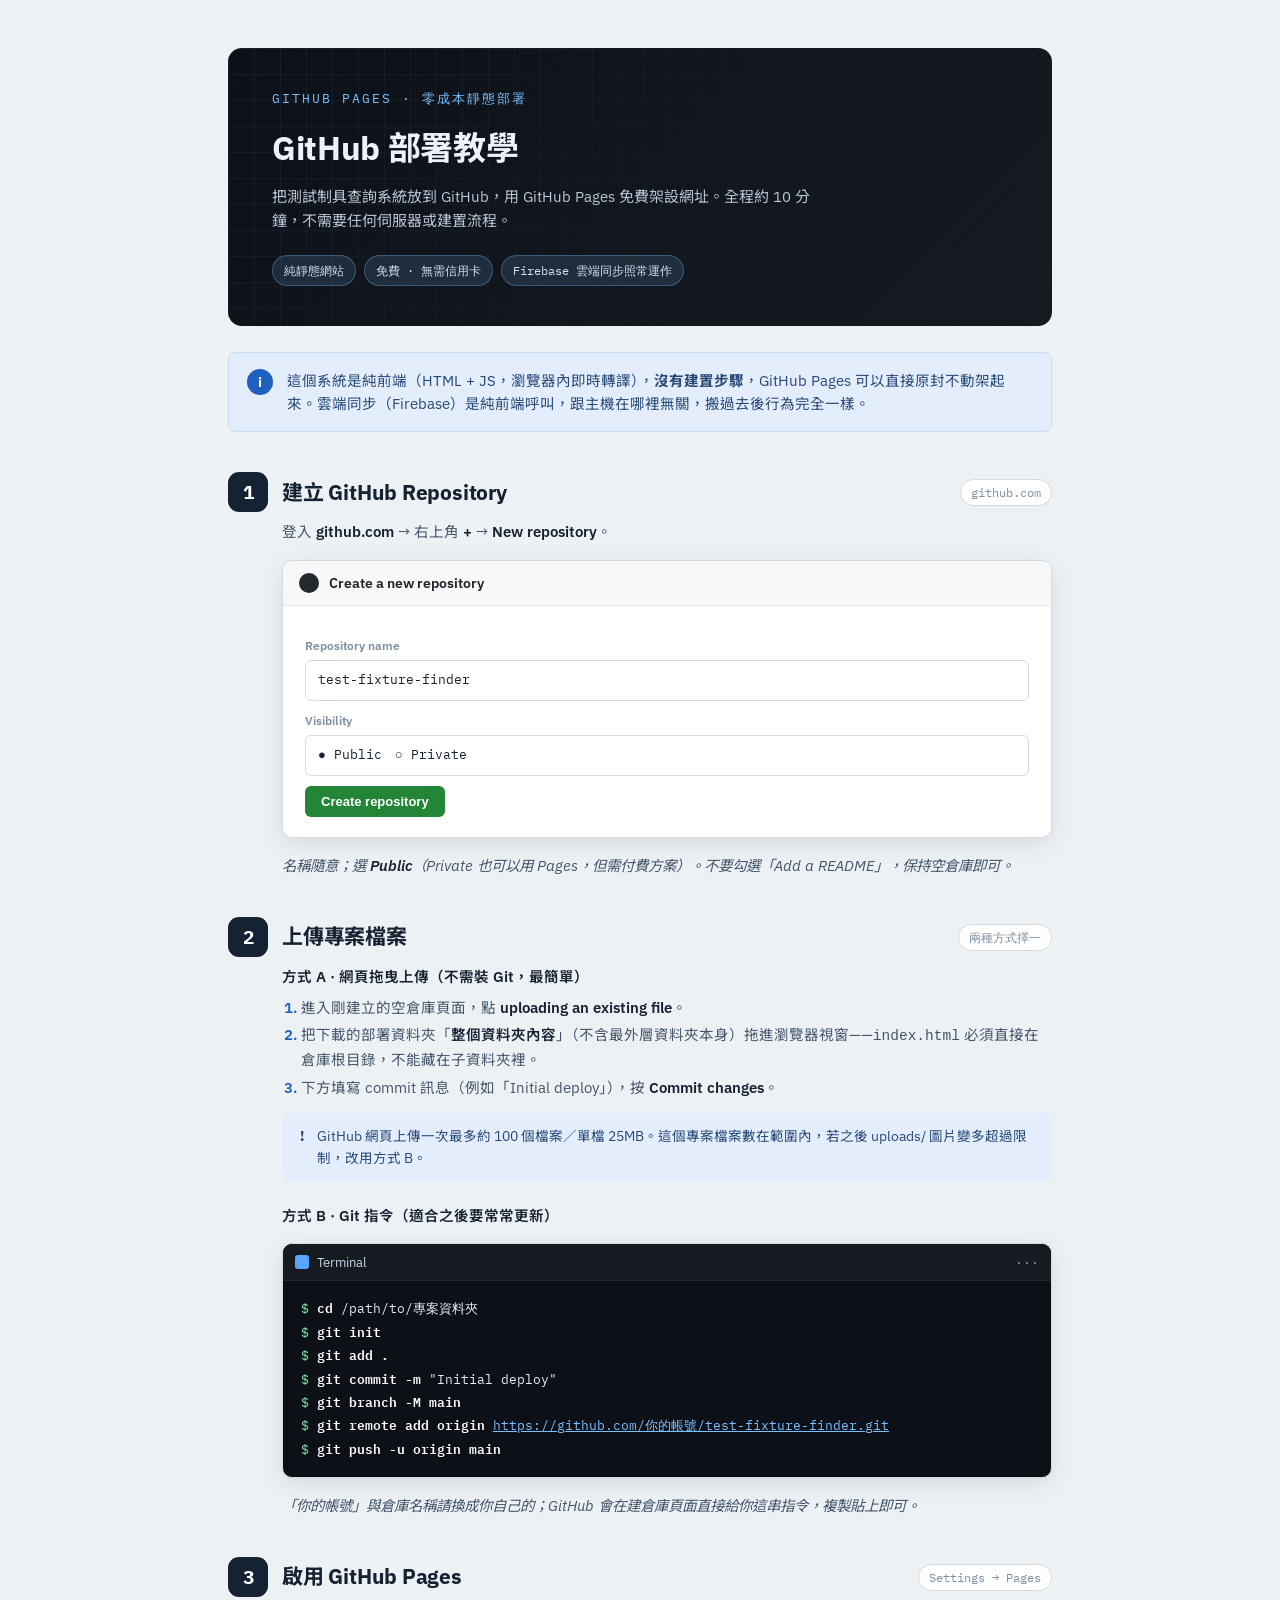
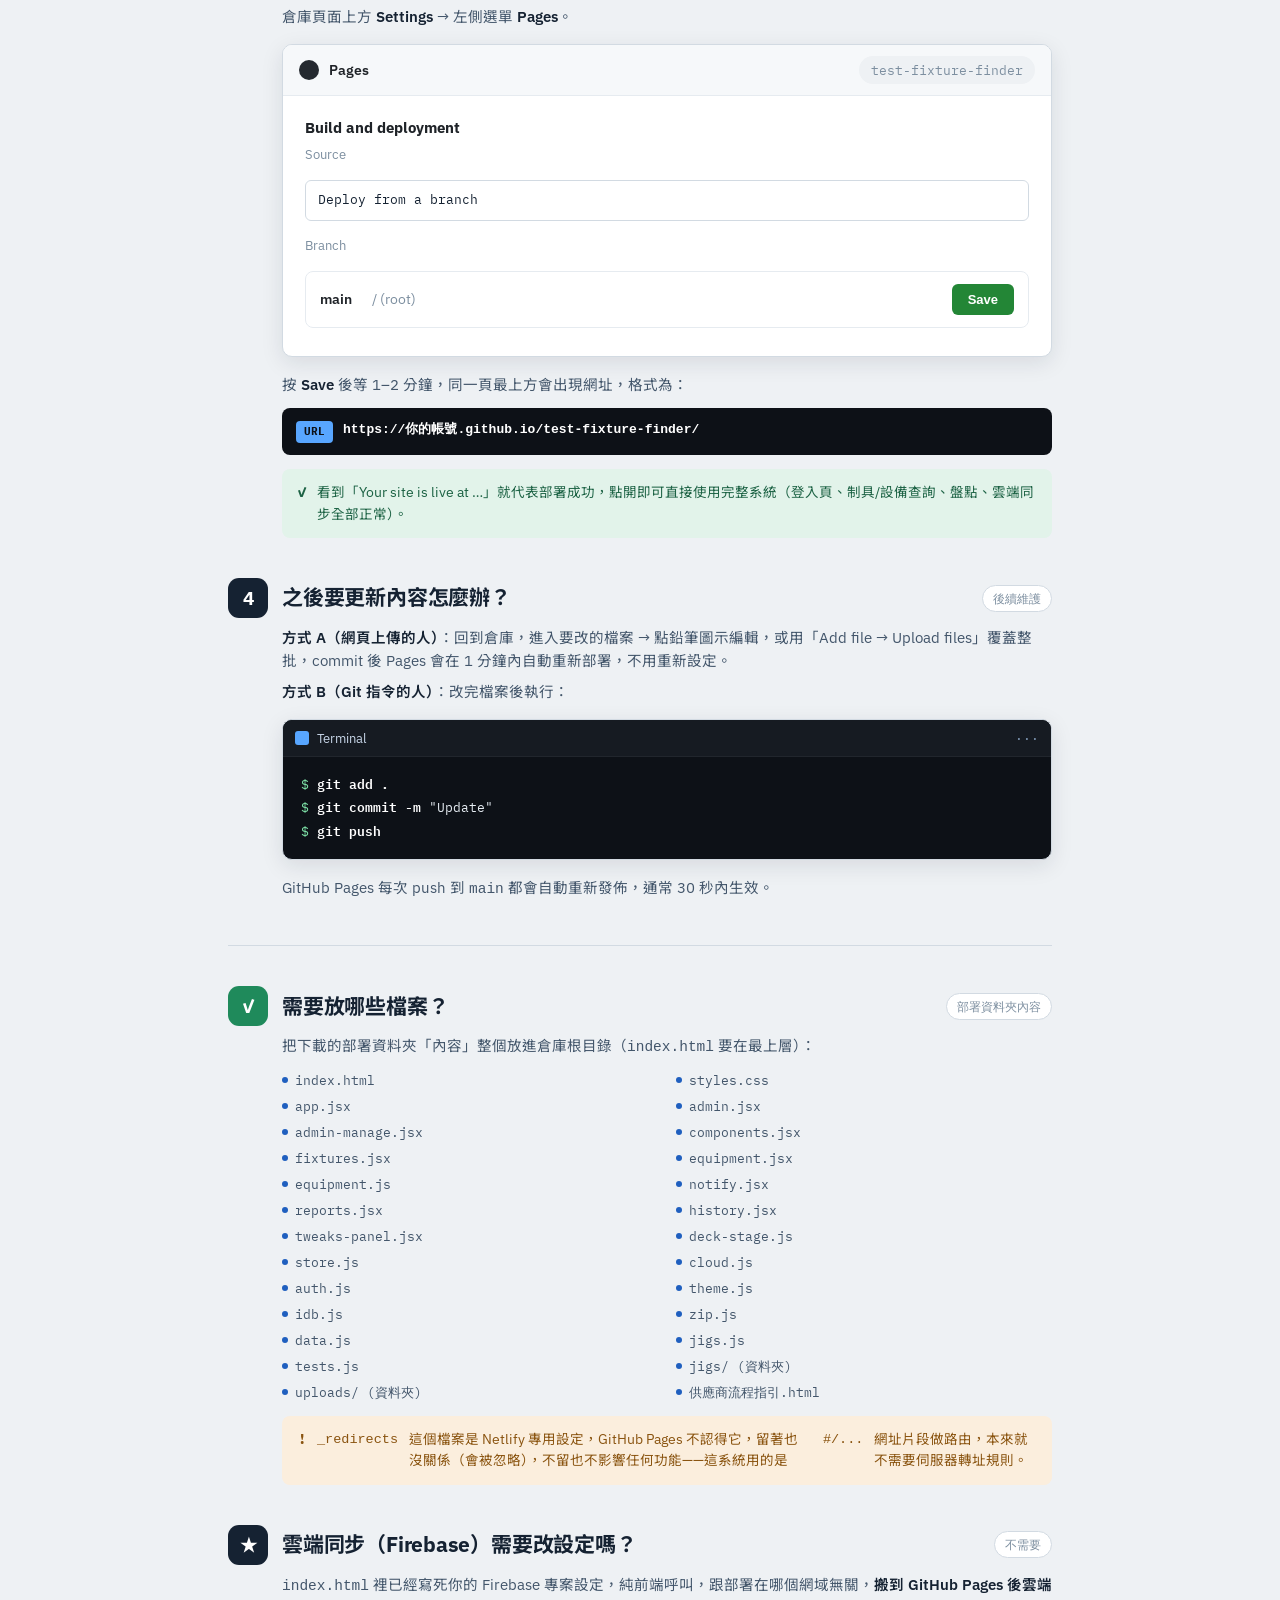
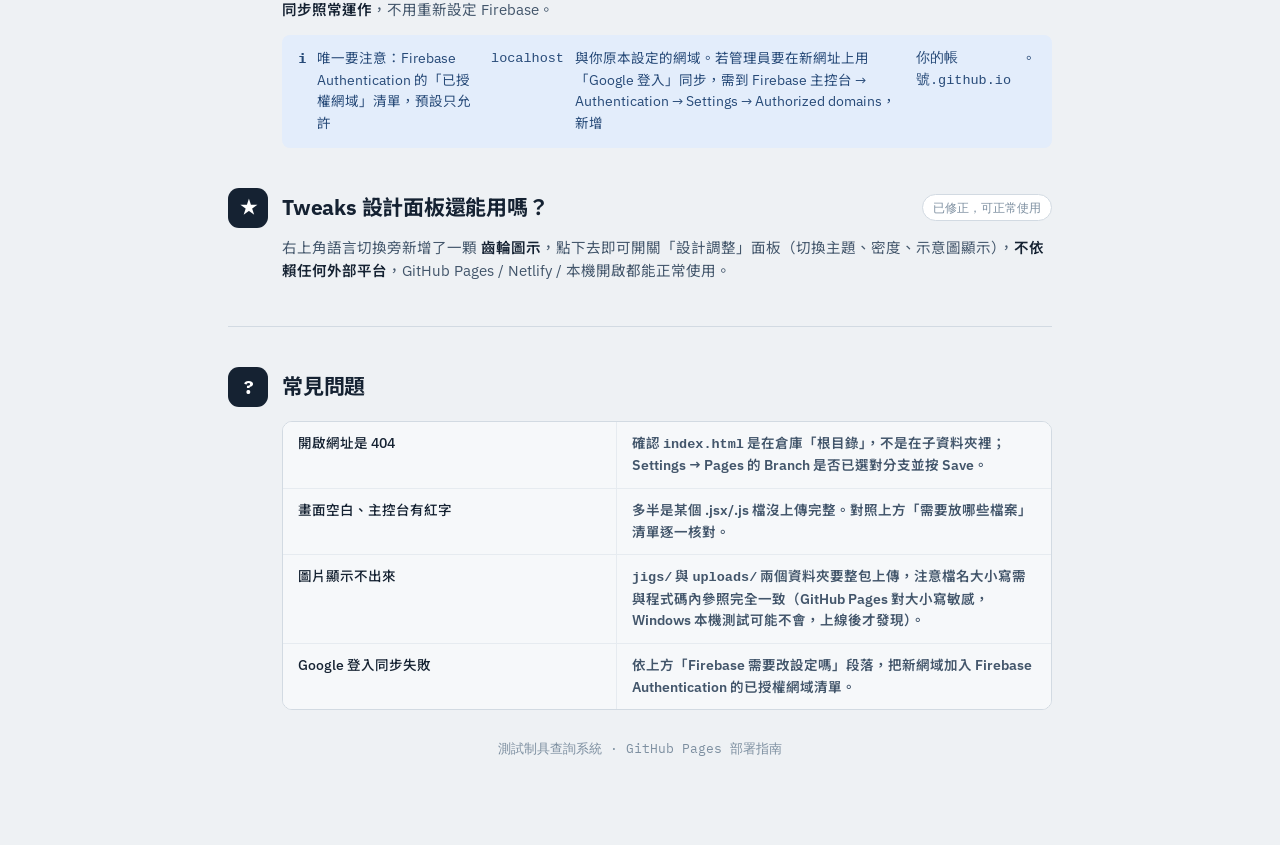
<file: GitHub 部署教學.html>
<!doctype html>
<html lang="zh-Hant">
<head>
<meta charset="utf-8" />
<meta name="viewport" content="width=device-width, initial-scale=1.0" />
<title>GitHub 部署教學 — 測試制具查詢系統</title>
<link rel="preconnect" href="https://fonts.googleapis.com" />
<link rel="preconnect" href="https://fonts.gstatic.com" crossorigin />
<link href="https://fonts.googleapis.com/css2?family=IBM+Plex+Sans:wght@400;500;600;700&family=IBM+Plex+Mono:wght@400;500;600&family=Noto+Sans+TC:wght@400;500;600;700&display=swap" rel="stylesheet" />
<style>
  :root{
    --bg:#eef1f4; --paper:#ffffff; --ink:#152232; --ink-2:#43566b; --ink-3:#7d8fa0;
    --line:#d2dae2; --line-soft:#e6ebf0; --accent:#1f5fbf; --accent-soft:#e3edfb;
    --ok:#1f8a5b; --ok-soft:#e2f3ea; --warn:#b06a12; --warn-soft:#fbeedd; --danger:#c0392b;
    --gh-dark:#0d1117; --gh-green:#238636;
    --font:'IBM Plex Sans','Noto Sans TC',sans-serif;
    --mono:'IBM Plex Mono',ui-monospace,monospace;
    --radius:8px;
  }
  *{box-sizing:border-box;}
  html,body{margin:0;background:var(--bg);color:var(--ink);font-family:var(--font);
    line-height:1.6;-webkit-font-smoothing:antialiased;}
  .wrap{max-width:880px;margin:0 auto;padding:48px 28px 80px;}

  .cover{background:linear-gradient(135deg,#0d1117,#161b22);color:#eef3f9;border-radius:14px;
    padding:40px 44px;position:relative;overflow:hidden;}
  .cover::after{content:"";position:absolute;inset:0;
    background-image:linear-gradient(rgba(88,166,255,.10) 1px,transparent 1px),linear-gradient(90deg,rgba(88,166,255,.10) 1px,transparent 1px);
    background-size:26px 26px;mask:linear-gradient(135deg,#000,transparent 70%);}
  .cover .kicker{position:relative;font-family:var(--mono);font-size:12.5px;letter-spacing:.16em;
    text-transform:uppercase;color:#79c0ff;margin:0 0 14px;}
  .cover h1{position:relative;margin:0 0 10px;font-size:33px;font-weight:700;letter-spacing:-.01em;}
  .cover p{position:relative;margin:0;color:#b9c6d6;font-size:15px;max-width:62ch;}
  .cover .badges{position:relative;display:flex;gap:8px;flex-wrap:wrap;margin-top:22px;}
  .cover .badge{font-family:var(--mono);font-size:12px;background:rgba(121,192,255,.14);
    border:1px solid rgba(121,192,255,.32);color:#cfe0f6;padding:5px 11px;border-radius:999px;}

  .lead{display:flex;gap:14px;background:var(--accent-soft);border:1px solid #c5dbf6;
    border-radius:var(--radius);padding:16px 18px;margin:26px 0 8px;font-size:14.5px;color:#274a78;}
  .lead .dot{flex:none;width:26px;height:26px;border-radius:50%;background:var(--accent);color:#fff;
    display:grid;place-items:center;font-weight:700;font-size:14px;}

  .step{margin-top:40px;}
  .step-head{display:flex;align-items:center;gap:14px;margin-bottom:8px;}
  .step-num{flex:none;width:40px;height:40px;border-radius:11px;background:var(--ink);color:#fff;
    display:grid;place-items:center;font-weight:700;font-size:19px;font-family:var(--mono);}
  .step-head h2{margin:0;font-size:21px;font-weight:700;letter-spacing:-.01em;}
  .step-head .tag{margin-left:auto;font-size:12px;font-family:var(--mono);color:var(--ink-3);
    border:1px solid var(--line);border-radius:999px;padding:3px 10px;background:var(--paper);}
  .step-body{padding-left:54px;}
  .step-body p{margin:.5em 0;font-size:14.5px;color:var(--ink-2);}
  .step-body b{color:var(--ink);font-weight:600;}
  .step-body ol,.step-body ul{margin:.4em 0;padding-left:1.3em;font-size:14.5px;color:var(--ink-2);}
  .step-body li{margin:.3em 0;}
  .step-body li::marker{color:var(--accent);font-weight:600;}

  .mock{margin:16px 0;border-radius:10px;overflow:hidden;border:1px solid var(--line);
    box-shadow:0 6px 22px rgba(21,34,50,.10);}
  .mock-cap{font-size:12.5px;color:var(--ink-3);margin:6px 0 16px;font-style:italic;}

  .term{background:var(--gh-dark);}
  .term-bar{background:#161b22;display:flex;align-items:center;gap:8px;padding:8px 12px;color:#c7d6e8;
    font-size:12.5px;border-bottom:1px solid #21262d;}
  .term-bar .tb-ico{width:14px;height:14px;border-radius:3px;background:#58a6ff;}
  .term-bar .tb-dots{margin-left:auto;display:flex;gap:16px;color:#7e97b3;font-family:var(--mono);}
  .term-body{padding:16px 18px;font-family:var(--mono);font-size:13px;line-height:1.8;color:#e6edf3;
    white-space:pre-wrap;word-break:break-word;}
  .term-body .ps{color:#7ee2a8;}
  .term-body .cmd{color:#ffffff;font-weight:600;}
  .term-body .dim{color:#8b949e;}
  .term-body .ok{color:#7ee2a8;}
  .term-body .url{color:#79c0ff;text-decoration:underline;}

  .gh{background:#fff;}
  .gh-top{display:flex;align-items:center;gap:10px;padding:11px 16px;border-bottom:1px solid var(--line-soft);
    background:#f6f8fa;}
  .gh-mark{width:20px;height:20px;border-radius:50%;background:#24292f;}
  .gh-top .gh-title{font-size:14px;font-weight:600;color:#1f2328;}
  .gh-top .gh-repo{margin-left:auto;font-size:12.5px;color:var(--ink-3);font-family:var(--mono);
    background:#eef1f4;border-radius:999px;padding:4px 12px;}
  .gh-body{padding:20px 22px;}
  .gh-body h4{margin:0 0 4px;font-size:15px;color:#1f2328;}
  .gh-body .sub{font-size:12.5px;color:var(--ink-3);margin:0 0 16px;}

  .ui-btn{display:inline-flex;align-items:center;gap:8px;background:var(--gh-green);color:#fff;
    font-size:13px;font-weight:600;padding:8px 16px;border-radius:6px;border:none;}
  .ui-btn.ghost{background:#fff;color:var(--ink);border:1px solid var(--line);}
  .ui-row{display:flex;align-items:center;gap:12px;padding:12px 14px;border:1px solid var(--line-soft);
    border-radius:8px;margin:8px 0;background:#fff;font-size:13.5px;color:#1f2328;}
  .ui-row .rt{font-weight:600;}
  .ui-row .toggle{margin-left:auto;width:38px;height:21px;border-radius:999px;background:var(--ok);
    position:relative;}
  .ui-row .toggle::after{content:"";position:absolute;top:2px;right:2px;width:17px;height:17px;
    border-radius:50%;background:#fff;}
  .ui-pill{font-size:11.5px;font-family:var(--mono);padding:3px 9px;border-radius:999px;
    background:var(--ok-soft);color:var(--ok);font-weight:600;}
  .ui-field{display:flex;flex-direction:column;gap:5px;margin:10px 0;}
  .ui-field .lb{font-size:12px;color:var(--ink-3);font-weight:600;}
  .ui-field .box{border:1px solid var(--line);border-radius:6px;padding:9px 12px;font-family:var(--mono);
    font-size:13px;color:var(--ink);background:#fff;}

  .type{display:flex;align-items:flex-start;gap:10px;background:var(--gh-dark);border-radius:8px;
    padding:12px 14px;margin:12px 0;font-family:var(--mono);font-size:13px;color:#e6edf3;}
  .type .lab{flex:none;background:#58a6ff;color:#0d1117;font-size:11px;border-radius:4px;padding:2px 8px;
    margin-top:1px;font-weight:700;}
  .type code{color:#fff;font-weight:600;}

  .note{border-radius:8px;padding:13px 16px;margin:14px 0;font-size:13.5px;display:flex;gap:11px;}
  .note .ni{flex:none;font-weight:700;font-family:var(--mono);}
  .note.tip{background:var(--ok-soft);color:#1c6244;}
  .note.warn{background:var(--warn-soft);color:#8a5410;}
  .note.info{background:var(--accent-soft);color:#274a78;}

  .trouble{margin-top:14px;border:1px solid var(--line);border-radius:10px;overflow:hidden;background:#fff;}
  .trouble .tr{display:grid;grid-template-columns:1fr 1.3fr;gap:0;border-top:1px solid var(--line-soft);}
  .trouble .tr:first-child{border-top:none;}
  .trouble .th{background:#f6f8fa;font-weight:600;font-size:13px;color:var(--ink);}
  .trouble .c{padding:11px 15px;font-size:13.5px;color:var(--ink-2);}
  .trouble .c.q{color:var(--ink);font-weight:500;border-right:1px solid var(--line-soft);}
  .trouble .c b{color:var(--accent);}

  .filelist{display:grid;grid-template-columns:repeat(2,1fr);gap:6px 18px;margin:10px 0;
    font-family:var(--mono);font-size:12.5px;color:var(--ink-2);}
  .filelist .fi{display:flex;align-items:center;gap:7px;}
  .filelist .fi::before{content:"";width:6px;height:6px;border-radius:50%;background:var(--accent);flex:none;}

  .divider{height:1px;background:var(--line);margin:44px 0 0;border:none;}
  .footer{margin-top:28px;font-size:12.5px;color:var(--ink-3);text-align:center;font-family:var(--mono);}

  @media print{
    body{background:#fff;}
    .wrap{max-width:none;padding:0 12mm;}
    .step{break-inside:avoid;}
    .mock,.trouble,.note,.type{break-inside:avoid;}
    .cover{break-inside:avoid;}
  }
</style>
</head>
<body>
<div class="wrap">

  <div class="cover">
    <p class="kicker">GitHub Pages · 零成本靜態部署</p>
    <h1>GitHub 部署教學</h1>
    <p>把測試制具查詢系統放到 GitHub，用 GitHub Pages 免費架設網址。全程約 10 分鐘，不需要任何伺服器或建置流程。</p>
    <div class="badges">
      <span class="badge">純靜態網站</span>
      <span class="badge">免費 · 無需信用卡</span>
      <span class="badge">Firebase 雲端同步照常運作</span>
    </div>
  </div>

  <div class="lead"><span class="dot">i</span>
    <div>這個系統是純前端（HTML + JS，瀏覽器內即時轉譯），<b>沒有建置步驟</b>，GitHub Pages 可以直接原封不動架起來。雲端同步（Firebase）是純前端呼叫，跟主機在哪裡無關，搬過去後行為完全一樣。</div>
  </div>

  <!-- STEP 1 -->
  <div class="step">
    <div class="step-head"><span class="step-num">1</span><h2>建立 GitHub Repository</h2><span class="tag">github.com</span></div>
    <div class="step-body">
      <p>登入 <b>github.com</b> → 右上角 <b>+</b> → <b>New repository</b>。</p>
      <div class="mock gh">
        <div class="gh-top"><span class="gh-mark"></span><span class="gh-title">Create a new repository</span></div>
        <div class="gh-body">
          <div class="ui-field"><span class="lb">Repository name</span><span class="box">test-fixture-finder</span></div>
          <div class="ui-field"><span class="lb">Visibility</span><span class="box">● Public　○ Private</span></div>
          <button class="ui-btn">Create repository</button>
        </div>
      </div>
      <p class="mock-cap">名稱隨意；選 <b>Public</b>（Private 也可以用 Pages，但需付費方案）。不要勾選「Add a README」，保持空倉庫即可。</p>
    </div>
  </div>

  <!-- STEP 2 -->
  <div class="step">
    <div class="step-head"><span class="step-num">2</span><h2>上傳專案檔案</h2><span class="tag">兩種方式擇一</span></div>
    <div class="step-body">
      <p><b>方式 A · 網頁拖曳上傳（不需裝 Git，最簡單）</b></p>
      <ol>
        <li>進入剛建立的空倉庫頁面，點 <b>uploading an existing file</b>。</li>
        <li>把下載的部署資料夾「<b>整個資料夾內容</b>」（不含最外層資料夾本身）拖進瀏覽器視窗——<code>index.html</code> 必須直接在倉庫根目錄，不能藏在子資料夾裡。</li>
        <li>下方填寫 commit 訊息（例如「Initial deploy」），按 <b>Commit changes</b>。</li>
      </ol>
      <div class="note info"><span class="ni">!</span>GitHub 網頁上傳一次最多約 100 個檔案／單檔 25MB。這個專案檔案數在範圍內，若之後 uploads/ 圖片變多超過限制，改用方式 B。</div>

      <p style="margin-top:22px;"><b>方式 B · Git 指令（適合之後要常常更新）</b></p>
      <div class="mock term">
        <div class="term-bar"><span class="tb-ico"></span>Terminal<span class="tb-dots">···</span></div>
        <div class="term-body"><span class="ps">$</span> <span class="cmd">cd</span> /path/to/專案資料夾
<span class="ps">$</span> <span class="cmd">git init</span>
<span class="ps">$</span> <span class="cmd">git add .</span>
<span class="ps">$</span> <span class="cmd">git commit -m</span> "Initial deploy"
<span class="ps">$</span> <span class="cmd">git branch -M main</span>
<span class="ps">$</span> <span class="cmd">git remote add origin</span> <span class="url">https://github.com/你的帳號/test-fixture-finder.git</span>
<span class="ps">$</span> <span class="cmd">git push -u origin main</span></div>
      </div>
      <p class="mock-cap">「你的帳號」與倉庫名稱請換成你自己的；GitHub 會在建倉庫頁面直接給你這串指令，複製貼上即可。</p>
    </div>
  </div>

  <!-- STEP 3 -->
  <div class="step">
    <div class="step-head"><span class="step-num">3</span><h2>啟用 GitHub Pages</h2><span class="tag">Settings → Pages</span></div>
    <div class="step-body">
      <p>倉庫頁面上方 <b>Settings</b> → 左側選單 <b>Pages</b>。</p>
      <div class="mock gh">
        <div class="gh-top"><span class="gh-mark"></span><span class="gh-title">Pages</span><span class="gh-repo">test-fixture-finder</span></div>
        <div class="gh-body">
          <h4>Build and deployment</h4>
          <p class="sub">Source</p>
          <div class="ui-field"><span class="box">Deploy from a branch</span></div>
          <p class="sub" style="margin-top:14px;">Branch</p>
          <div class="ui-row"><span class="rt">main</span><span style="margin-left:8px;color:var(--ink-3);">/ (root)</span>
            <button class="ui-btn" style="margin-left:auto;">Save</button></div>
        </div>
      </div>
      <p>按 <b>Save</b> 後等 1–2 分鐘，同一頁最上方會出現網址，格式為：</p>
      <div class="type"><span class="lab">URL</span><code>https://你的帳號.github.io/test-fixture-finder/</code></div>
      <div class="note tip"><span class="ni">✓</span>看到「Your site is live at …」就代表部署成功，點開即可直接使用完整系統（登入頁、制具/設備查詢、盤點、雲端同步全部正常）。</div>
    </div>
  </div>

  <!-- STEP 4 -->
  <div class="step">
    <div class="step-head"><span class="step-num">4</span><h2>之後要更新內容怎麼辦？</h2><span class="tag">後續維護</span></div>
    <div class="step-body">
      <p><b>方式 A（網頁上傳的人）</b>：回到倉庫，進入要改的檔案 → 點鉛筆圖示編輯，或用「Add file → Upload files」覆蓋整批，commit 後 Pages 會在 1 分鐘內自動重新部署，不用重新設定。</p>
      <p><b>方式 B（Git 指令的人）</b>：改完檔案後執行：</p>
      <div class="mock term">
        <div class="term-bar"><span class="tb-ico"></span>Terminal<span class="tb-dots">···</span></div>
        <div class="term-body"><span class="ps">$</span> <span class="cmd">git add .</span>
<span class="ps">$</span> <span class="cmd">git commit -m</span> "Update"
<span class="ps">$</span> <span class="cmd">git push</span></div>
      </div>
      <p>GitHub Pages 每次 push 到 <code>main</code> 都會自動重新發佈，通常 30 秒內生效。</p>
    </div>
  </div>

  <hr class="divider" />

  <div class="step">
    <div class="step-head"><span class="step-num" style="background:var(--ok);">✓</span><h2>需要放哪些檔案？</h2><span class="tag">部署資料夾內容</span></div>
    <div class="step-body">
      <p>把下載的部署資料夾「內容」整個放進倉庫根目錄（<code>index.html</code> 要在最上層）：</p>
      <div class="filelist">
        <span class="fi">index.html</span><span class="fi">styles.css</span>
        <span class="fi">app.jsx</span><span class="fi">admin.jsx</span>
        <span class="fi">admin-manage.jsx</span><span class="fi">components.jsx</span>
        <span class="fi">fixtures.jsx</span><span class="fi">equipment.jsx</span>
        <span class="fi">equipment.js</span><span class="fi">notify.jsx</span>
        <span class="fi">reports.jsx</span><span class="fi">history.jsx</span>
        <span class="fi">tweaks-panel.jsx</span><span class="fi">deck-stage.js</span>
        <span class="fi">store.js</span><span class="fi">cloud.js</span>
        <span class="fi">auth.js</span><span class="fi">theme.js</span>
        <span class="fi">idb.js</span><span class="fi">zip.js</span>
        <span class="fi">data.js</span><span class="fi">jigs.js</span>
        <span class="fi">tests.js</span><span class="fi">jigs/ (資料夾)</span>
        <span class="fi">uploads/ (資料夾)</span><span class="fi">供應商流程指引.html</span>
      </div>
      <div class="note warn"><span class="ni">!</span><code>_redirects</code> 這個檔案是 Netlify 專用設定，GitHub Pages 不認得它，留著也沒關係（會被忽略），不留也不影響任何功能——這系統用的是 <code>#/...</code> 網址片段做路由，本來就不需要伺服器轉址規則。</div>
    </div>
  </div>

  <div class="step">
    <div class="step-head"><span class="step-num">★</span><h2>雲端同步（Firebase）需要改設定嗎？</h2><span class="tag">不需要</span></div>
    <div class="step-body">
      <p><code>index.html</code> 裡已經寫死你的 Firebase 專案設定，純前端呼叫，跟部署在哪個網域無關，<b>搬到 GitHub Pages 後雲端同步照常運作</b>，不用重新設定 Firebase。</p>
      <div class="note info"><span class="ni">i</span>唯一要注意：Firebase Authentication 的「已授權網域」清單，預設只允許 <code>localhost</code> 與你原本設定的網域。若管理員要在新網址上用「Google 登入」同步，需到 Firebase 主控台 → Authentication → Settings → Authorized domains，新增 <code>你的帳號.github.io</code>。</div>
    </div>
  </div>

  <div class="step">
    <div class="step-head"><span class="step-num">★</span><h2>Tweaks 設計面板還能用嗎？</h2><span class="tag">已修正，可正常使用</span></div>
    <div class="step-body">
      <p>右上角語言切換旁新增了一顆 <b>齒輪圖示</b>，點下去即可開關「設計調整」面板（切換主題、密度、示意圖顯示），<b>不依賴任何外部平台</b>，GitHub Pages / Netlify / 本機開啟都能正常使用。</p>
    </div>
  </div>

  <hr class="divider" />

  <div class="step">
    <div class="step-head"><span class="step-num">?</span><h2>常見問題</h2></div>
    <div class="step-body">
      <div class="trouble">
        <div class="tr"><div class="th c q">開啟網址是 404</div><div class="th c">確認 <code>index.html</code> 是在倉庫「根目錄」，不是在子資料夾裡；Settings → Pages 的 Branch 是否已選對分支並按 Save。</div></div>
        <div class="tr"><div class="th c q">畫面空白、主控台有紅字</div><div class="th c">多半是某個 .jsx/.js 檔沒上傳完整。對照上方「需要放哪些檔案」清單逐一核對。</div></div>
        <div class="tr"><div class="th c q">圖片顯示不出來</div><div class="th c"><code>jigs/</code> 與 <code>uploads/</code> 兩個資料夾要整包上傳，注意檔名大小寫需與程式碼內參照完全一致（GitHub Pages 對大小寫敏感，Windows 本機測試可能不會，上線後才發現）。</div></div>
        <div class="tr"><div class="th c q">Google 登入同步失敗</div><div class="th c">依上方「Firebase 需要改設定嗎」段落，把新網域加入 Firebase Authentication 的已授權網域清單。</div></div>
      </div>
    </div>
  </div>

  <p class="footer">測試制具查詢系統 · GitHub Pages 部署指南</p>
</div>
</body>
</html>
</file>
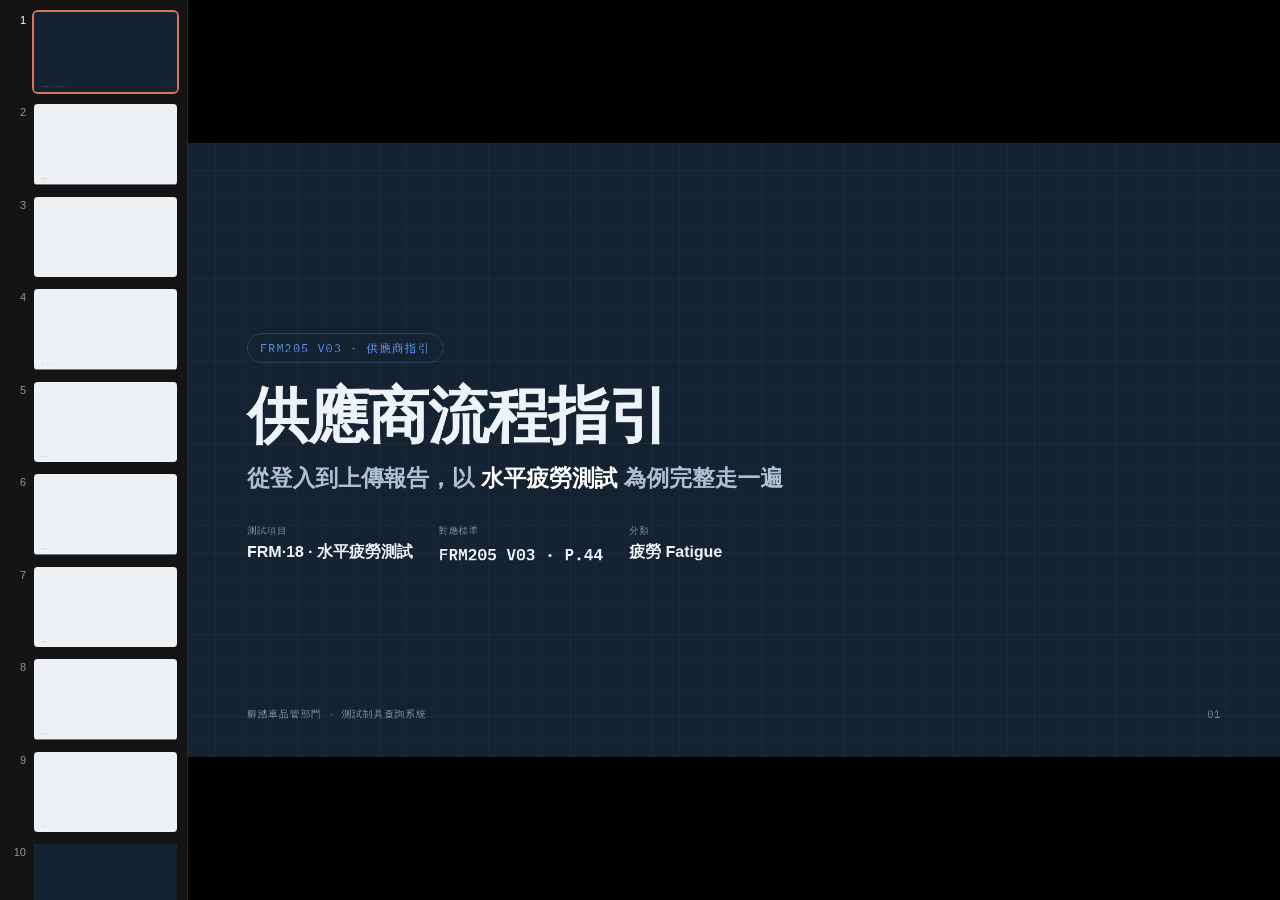
<file: 供應商流程指引 - 水平疲勞測試.html>
<!doctype html>
<html lang="zh-Hant">
<head>
<meta charset="utf-8" />
<meta name="viewport" content="width=device-width, initial-scale=1.0" />
<title>供應商流程指引 — 水平疲勞測試</title>
<link rel="preconnect" href="https://fonts.googleapis.com" />
<link rel="preconnect" href="https://fonts.gstatic.com" crossorigin />
<link href="https://fonts.googleapis.com/css2?family=IBM+Plex+Sans:wght@400;500;600;700&family=IBM+Plex+Mono:wght@400;500;600&family=Noto+Sans+TC:wght@400;500;600;700;900&display=swap" rel="stylesheet" />
<style>
  :root{
    --bg:#eef1f4; --surface:#ffffff; --surface-2:#f6f8fa; --line:#d2dae2; --line-strong:#aebccb;
    --ink:#152232; --ink-2:#43566b; --ink-3:#7d8fa0; --accent:#1f5fbf; --accent-2:#5f95e6;
    --accent-soft:#e3edfb; --ok:#1f8a5b; --ok-soft:#e3f3ec; --warn:#b06a12; --warn-soft:#f6ecdd;
    --navy:#152232; --navy-ink:#eef3f9; --grid:rgba(31,95,191,.07);
    --font:'IBM Plex Sans','Noto Sans TC',sans-serif; --mono:'IBM Plex Mono',ui-monospace,monospace;
    --r:6px;
  }
  *{box-sizing:border-box;}
  html,body{margin:0;background:#0c1118;font-family:var(--font);color:var(--ink);}
  deck-stage:not(:defined){visibility:hidden;}

  /* ===== slide base ===== */
  .slide{ width:100%; height:100%; background:var(--bg); color:var(--ink); position:relative; overflow:hidden;
    padding:84px 104px; display:flex; flex-direction:column; }
  .slide.grid::before{ content:""; position:absolute; inset:0; pointer-events:none;
    background-image:linear-gradient(var(--grid) 1px,transparent 1px),linear-gradient(90deg,var(--grid) 1px,transparent 1px);
    background-size:48px 48px; }
  .slide.dark{ background:var(--navy); color:var(--navy-ink); }
  .slide.dark .kick{ color:var(--accent-2); }
  .slide.dark::before{ content:""; position:absolute; inset:0; pointer-events:none;
    background-image:linear-gradient(rgba(95,149,230,.08) 1px,transparent 1px),linear-gradient(90deg,rgba(95,149,230,.08) 1px,transparent 1px);
    background-size:48px 48px; }

  .kick{ font-family:var(--mono); font-size:19px; font-weight:600; letter-spacing:.16em; text-transform:uppercase;
    color:var(--ink-3); display:flex; align-items:center; gap:14px; }
  .kick .dot{ width:11px; height:11px; border-radius:50%; background:var(--accent); flex:none; }
  .stitle{ font-weight:700; line-height:1.08; letter-spacing:-.01em; color:inherit; }

  /* corner meta */
  .pno{ position:absolute; right:104px; bottom:64px; font-family:var(--mono); font-size:18px; color:var(--ink-3); letter-spacing:.06em; }
  .slide.dark .pno{ color:#7e93ad; }
  .ribbon{ position:absolute; left:104px; bottom:64px; font-family:var(--mono); font-size:17px; letter-spacing:.1em;
    text-transform:uppercase; color:var(--ink-3); }
  .slide.dark .ribbon{ color:#7e93ad; }

  /* ===== flow rail (top progress) ===== */
  .rail{ display:flex; align-items:center; gap:0; margin-bottom:46px; }
  .rstep{ display:flex; align-items:center; gap:13px; padding:11px 18px; border-radius:999px; border:1.5px solid var(--line);
    background:var(--surface); }
  .rstep .rn{ font-family:var(--mono); font-size:16px; font-weight:600; color:var(--ink-3); }
  .rstep .rt{ font-size:19px; font-weight:600; color:var(--ink-2); white-space:nowrap; }
  .rstep.done{ border-color:color-mix(in srgb,var(--ok) 45%,transparent); background:var(--ok-soft); }
  .rstep.done .rn,.rstep.done .rt{ color:var(--ok); }
  .rstep.cur{ border-color:var(--accent); background:var(--accent); box-shadow:0 6px 18px rgba(31,95,191,.28); }
  .rstep.cur .rn,.rstep.cur .rt{ color:#fff; }
  .rconn{ width:26px; height:2px; background:var(--line-strong); flex:none; }

  /* ===== generic cards ===== */
  .card{ background:var(--surface); border:1px solid var(--line); border-radius:var(--r); box-shadow:0 2px 10px rgba(21,34,50,.05); }
  .mono{ font-family:var(--mono); }
  .tag{ font-family:var(--mono); font-size:15px; font-weight:600; letter-spacing:.04em; padding:4px 11px; border-radius:4px;
    background:var(--accent-soft); color:var(--accent); display:inline-flex; align-items:center; gap:7px; }
  .tag.fat{ background:var(--warn-soft); color:var(--warn); }
  .tag.ok{ background:var(--ok-soft); color:var(--ok); }

  /* ===== cover ===== */
  .cover-badge{ display:inline-flex; align-items:center; gap:14px; font-family:var(--mono); font-size:20px; letter-spacing:.12em;
    text-transform:uppercase; color:var(--accent-2); border:1.5px solid rgba(95,149,230,.4); border-radius:999px; padding:11px 22px; }
  .cover-h{ font-size:108px; font-weight:900; line-height:1.02; letter-spacing:-.02em; margin:38px 0 0; }
  .cover-sub{ font-size:40px; font-weight:600; color:#aebfd6; margin-top:26px; }
  .cover-sub b{ color:#fff; }
  .cover-meta{ margin-top:54px; display:flex; gap:46px; }
  .cm{ display:flex; flex-direction:column; gap:7px; }
  .cm .k{ font-family:var(--mono); font-size:16px; letter-spacing:.1em; text-transform:uppercase; color:#7e93ad; }
  .cm .v{ font-size:28px; font-weight:600; color:var(--navy-ink); }

  /* ===== flowchart overview ===== */
  .fc{ display:flex; align-items:stretch; gap:0; margin-top:auto; margin-bottom:auto; }
  .fnode{ flex:1; background:var(--surface); border:1.5px solid var(--line); border-radius:var(--r);
    padding:30px 22px; display:flex; flex-direction:column; gap:16px; position:relative; box-shadow:0 3px 12px rgba(21,34,50,.06); }
  .fnode .fn-n{ font-family:var(--mono); font-size:17px; font-weight:600; color:#fff; background:var(--accent);
    width:42px; height:42px; border-radius:50%; display:grid; place-items:center; }
  .fnode .fn-ico{ color:var(--accent); }
  .fnode .fn-t{ font-size:26px; font-weight:700; line-height:1.18; }
  .fnode .fn-d{ font-size:18px; color:var(--ink-2); line-height:1.4; }
  .farrow{ flex:none; width:46px; display:grid; place-items:center; color:var(--line-strong); }

  /* ===== two-column step layouts ===== */
  .body{ display:flex; gap:48px; flex:1; min-height:0; }
  .col{ flex:1; min-width:0; display:flex; flex-direction:column; }
  .lead{ font-size:30px; line-height:1.5; color:var(--ink-2); }
  .lead b{ color:var(--ink); }

  .biglead{ font-size:46px; font-weight:700; line-height:1.18; letter-spacing:-.01em; margin:0 0 26px; }

  /* param grid */
  .params{ display:grid; grid-template-columns:repeat(3,1fr); gap:1px; background:var(--line); border:1px solid var(--line);
    border-radius:var(--r); overflow:hidden; }
  .param{ background:var(--surface); padding:24px 26px; }
  .param .pk{ font-family:var(--mono); font-size:16px; letter-spacing:.06em; text-transform:uppercase; color:var(--ink-3); }
  .param .pv{ font-size:38px; font-weight:700; color:var(--ink); margin-top:8px; }
  .param .pu{ font-size:20px; color:var(--ink-3); font-weight:500; margin-left:6px; }

  /* fixture / equipment tiles */
  .tiles{ display:grid; gap:16px; }
  .tiles.fx{ grid-template-columns:repeat(4,1fr); }
  .tile{ background:var(--surface); border:1px solid var(--line); border-radius:var(--r); padding:16px; display:flex; flex-direction:column; gap:11px; }
  .tile .timg{ width:100%; height:128px; border:1px solid var(--line); border-radius:4px; background:var(--surface-2);
    display:grid; place-items:center; overflow:hidden; }
  .tile .timg img{ width:100%; height:100%; object-fit:contain; mix-blend-mode:multiply; padding:6px; }
  .tile .tcode{ font-family:var(--mono); font-size:15px; color:var(--accent); font-weight:600; }
  .tile .tname{ font-size:20px; font-weight:600; line-height:1.25; }
  .tile .ttq{ margin-top:auto; font-family:var(--mono); font-size:15px; color:var(--ink-3); }
  .tile .tqty{ position:absolute; }

  .eqgrid{ display:grid; grid-template-columns:repeat(2,1fr); gap:18px; }
  .eqtile{ background:var(--surface); border:1px solid var(--line); border-radius:var(--r); padding:24px 26px; display:flex; align-items:center; gap:20px; }
  .eqtile .eqi{ width:74px; height:74px; flex:none; border-radius:6px; display:grid; place-items:center; background:var(--accent-soft); color:var(--accent); }
  .eqtile.act .eqi{ background:color-mix(in srgb,var(--accent) 13%,transparent); }
  .eqtile.ins .eqi{ background:var(--ok-soft); color:var(--ok); }
  .eqtile .eqn{ font-size:25px; font-weight:700; }
  .eqtile .eqc{ font-family:var(--mono); font-size:16px; color:var(--ink-3); margin-top:5px; }

  /* concept compare (sum vs max) */
  .compare{ display:grid; grid-template-columns:1fr 1fr; gap:30px; flex:1; }
  .ccard{ border-radius:var(--r); border:1.5px solid var(--line); background:var(--surface); padding:40px 42px; display:flex; flex-direction:column; }
  .ccard.sum{ border-color:color-mix(in srgb,var(--ink-2) 30%,transparent); }
  .ccard.max{ border-color:var(--accent); box-shadow:0 8px 26px rgba(31,95,191,.16); }
  .ccard .ch{ display:flex; align-items:center; gap:16px; }
  .ccard .ch .cn{ font-size:34px; font-weight:800; }
  .ccard .formula{ margin:26px 0; font-family:var(--mono); font-size:30px; font-weight:600; padding:20px 24px; border-radius:6px;
    background:var(--surface-2); border:1px solid var(--line); }
  .ccard.max .formula{ background:var(--accent-soft); border-color:color-mix(in srgb,var(--accent) 30%,transparent); color:var(--accent); }
  .ccard .cex{ font-size:23px; line-height:1.55; color:var(--ink-2); }
  .ccard .cex b{ color:var(--ink); }
  .pill{ display:inline-block; font-family:var(--mono); font-size:18px; font-weight:600; padding:3px 12px; border-radius:5px;
    background:var(--accent); color:#fff; }
  .pill.neu{ background:var(--ink-2); }

  /* steps list */
  .steplist{ display:flex; flex-direction:column; gap:18px; }
  .stepi{ display:flex; gap:22px; align-items:flex-start; background:var(--surface); border:1px solid var(--line);
    border-radius:var(--r); padding:24px 28px; }
  .stepi .si-n{ font-family:var(--mono); font-size:18px; font-weight:700; color:#fff; background:var(--accent);
    width:48px; height:48px; border-radius:50%; display:grid; place-items:center; flex:none; }
  .stepi .si-t{ font-size:26px; font-weight:700; }
  .stepi .si-d{ font-size:20px; color:var(--ink-2); line-height:1.45; margin-top:6px; }
  .schem{ width:100%; height:100%; border:1px solid var(--line); border-radius:var(--r); background:var(--surface);
    display:grid; place-items:center; overflow:hidden; box-shadow:0 3px 12px rgba(21,34,50,.06); }
  .schem img{ width:100%; height:100%; object-fit:contain; padding:14px; }
  .figcap{ font-family:var(--mono); font-size:16px; color:var(--ink-3); letter-spacing:.05em; margin-top:14px; text-align:center; }

  /* report fields */
  .rep{ display:grid; grid-template-columns:repeat(3,1fr); gap:18px; }
  .repf{ background:var(--surface); border:1px solid var(--line); border-radius:var(--r); padding:26px 28px; }
  .repf .rk{ font-family:var(--mono); font-size:16px; letter-spacing:.05em; text-transform:uppercase; color:var(--ink-3); }
  .repf .rv{ font-size:24px; font-weight:600; margin-top:12px; line-height:1.4; }
  .toggle{ display:inline-flex; border:1px solid var(--line); border-radius:6px; overflow:hidden; margin-top:10px; }
  .toggle span{ padding:8px 20px; font-size:21px; font-weight:600; }
  .toggle .on-ok{ background:var(--ok); color:#fff; }
  .toggle .off{ color:var(--ink-3); }

  .note{ margin-top:24px; display:flex; align-items:center; gap:14px; font-size:22px; color:var(--ink-2);
    background:var(--accent-soft); border-left:4px solid var(--accent); border-radius:0 6px 6px 0; padding:18px 24px; }
  .note svg{ color:var(--accent); flex:none; }

  /* recap */
  .recap-list{ display:flex; flex-direction:column; gap:20px; margin-top:8px; }
  .ritem{ display:flex; gap:20px; align-items:flex-start; }
  .ritem .rc{ width:38px; height:38px; border-radius:50%; background:rgba(95,149,230,.16); color:var(--accent-2);
    display:grid; place-items:center; flex:none; margin-top:2px; }
  .ritem .rx{ font-size:27px; line-height:1.45; color:var(--navy-ink); }
  .ritem .rx b{ color:#fff; }

  /* ===== entrance animations ===== */
  .anim{ opacity:1; }
  @keyframes fadeUp{ from{opacity:0; transform:translateY(22px);} to{opacity:1; transform:none;} }
  @keyframes popIn{ from{opacity:0; transform:scale(.9);} to{opacity:1; transform:scale(1);} }
  @media (prefers-reduced-motion:no-preference){
    .slide:not([data-deck-active]) .anim{ opacity:0; }
    [data-deck-active] .anim{ animation:fadeUp .62s cubic-bezier(.2,.7,.3,1) both; }
    [data-deck-active] .anim.pop{ animation-name:popIn; }
  }
</style>
</head>
<body>
<template id="__bundler_thumbnail">
<svg viewBox="0 0 100 100" xmlns="http://www.w3.org/2000/svg">
  <rect width="100" height="100" fill="#152232"/>
  <g fill="none" stroke="#5f95e6" stroke-width="3.2" stroke-linecap="round" stroke-linejoin="round">
    <rect x="20" y="30" width="22" height="16" rx="3"/><rect x="58" y="30" width="22" height="16" rx="3"/>
    <rect x="39" y="58" width="22" height="16" rx="3"/>
    <path d="M42 38h16M50 46v12"/>
  </g>
</svg>
</template>

<deck-stage width="1920" height="1080">

  <!-- ============ 1 · COVER ============ -->
  <section class="slide dark" data-label="封面">
    <div style="margin:auto 0;">
      <div class="cover-badge anim">FRM205 V03 · 供應商指引</div>
      <h1 class="cover-h anim" style="animation-delay:.08s">供應商流程指引</h1>
      <div class="cover-sub anim" style="animation-delay:.16s">從登入到上傳報告，以 <b>水平疲勞測試</b> 為例完整走一遍</div>
      <div class="cover-meta anim" style="animation-delay:.26s">
        <div class="cm"><span class="k">測試項目</span><span class="v">FRM·18 · 水平疲勞測試</span></div>
        <div class="cm"><span class="k">對應標準</span><span class="v mono">FRM205 V03 · P.44</span></div>
        <div class="cm"><span class="k">分類</span><span class="v">疲勞 Fatigue</span></div>
      </div>
    </div>
    <div class="ribbon">腳踏車品管部門 · 測試制具查詢系統</div>
    <div class="pno">01</div>
  </section>

  <!-- ============ 2 · FLOWCHART OVERVIEW ============ -->
  <section class="slide grid" data-label="整體流程">
    <div class="kick anim"><span class="dot"></span>整體流程 · 六個步驟</div>
    <h2 class="stitle anim" style="font-size:58px; margin:22px 0 0; animation-delay:.05s">供應商完整流程一覽</h2>

    <div class="fc">
      <div class="fnode anim pop" style="animation-delay:.15s">
        <span class="fn-n">1</span>
        <span class="fn-ico"><svg width="34" height="34" viewBox="0 0 24 24" fill="none" stroke="currentColor" stroke-width="1.8" stroke-linecap="round" stroke-linejoin="round"><path d="M9 21H5a2 2 0 0 1-2-2V5a2 2 0 0 1 2-2h4"/><polyline points="16 17 21 12 16 7"/><line x1="21" y1="12" x2="9" y2="12"/></svg></span>
        <span class="fn-t">登入系統</span>
        <span class="fn-d">選擇貴公司並輸入存取碼</span>
      </div>
      <div class="farrow anim" style="animation-delay:.28s"><svg width="30" height="30" viewBox="0 0 24 24" fill="none" stroke="currentColor" stroke-width="2" stroke-linecap="round" stroke-linejoin="round"><polyline points="9 18 15 12 9 6"/></svg></div>

      <div class="fnode anim pop" style="animation-delay:.34s">
        <span class="fn-n">2</span>
        <span class="fn-ico"><svg width="34" height="34" viewBox="0 0 24 24" fill="none" stroke="currentColor" stroke-width="1.8" stroke-linecap="round" stroke-linejoin="round"><circle cx="11" cy="11" r="7"/><line x1="21" y1="21" x2="16.65" y2="16.65"/></svg></span>
        <span class="fn-t">查詢測試項目</span>
        <span class="fn-d">找到「水平疲勞測試」</span>
      </div>
      <div class="farrow anim" style="animation-delay:.47s"><svg width="30" height="30" viewBox="0 0 24 24" fill="none" stroke="currentColor" stroke-width="2" stroke-linecap="round" stroke-linejoin="round"><polyline points="9 18 15 12 9 6"/></svg></div>

      <div class="fnode anim pop" style="animation-delay:.53s">
        <span class="fn-n">3</span>
        <span class="fn-ico"><svg width="34" height="34" viewBox="0 0 24 24" fill="none" stroke="currentColor" stroke-width="1.8" stroke-linecap="round" stroke-linejoin="round"><path d="M21 16V8a2 2 0 0 0-1-1.73l-7-4a2 2 0 0 0-2 0l-7 4A2 2 0 0 0 3 8v8a2 2 0 0 0 1 1.73l7 4a2 2 0 0 0 2 0l7-4A2 2 0 0 0 21 16z"/><polyline points="3.27 6.96 12 12.01 20.73 6.96"/><line x1="12" y1="22" x2="12" y2="12"/></svg></span>
        <span class="fn-t">確認制具與設備</span>
        <span class="fn-d">看清楚所需件數與設備</span>
      </div>
      <div class="farrow anim" style="animation-delay:.66s"><svg width="30" height="30" viewBox="0 0 24 24" fill="none" stroke="currentColor" stroke-width="2" stroke-linecap="round" stroke-linejoin="round"><polyline points="9 18 15 12 9 6"/></svg></div>

      <div class="fnode anim pop" style="animation-delay:.72s">
        <span class="fn-n">4</span>
        <span class="fn-ico"><svg width="34" height="34" viewBox="0 0 24 24" fill="none" stroke="currentColor" stroke-width="1.8" stroke-linecap="round" stroke-linejoin="round"><path d="M16 4h2a2 2 0 0 1 2 2v14a2 2 0 0 1-2 2H6a2 2 0 0 1-2-2V6a2 2 0 0 1 2-2h2"/><rect x="8" y="2" width="8" height="4" rx="1"/><line x1="8" y1="11" x2="16" y2="11"/><line x1="8" y1="15" x2="13" y2="15"/></svg></span>
        <span class="fn-t">庫存／設備盤點</span>
        <span class="fn-d">回報實際數量</span>
      </div>
      <div class="farrow anim" style="animation-delay:.85s"><svg width="30" height="30" viewBox="0 0 24 24" fill="none" stroke="currentColor" stroke-width="2" stroke-linecap="round" stroke-linejoin="round"><polyline points="9 18 15 12 9 6"/></svg></div>

      <div class="fnode anim pop" style="animation-delay:.91s">
        <span class="fn-n">5</span>
        <span class="fn-ico"><svg width="34" height="34" viewBox="0 0 24 24" fill="none" stroke="currentColor" stroke-width="1.8" stroke-linecap="round" stroke-linejoin="round"><polygon points="12 2 2 7 12 12 22 7 12 2"/><polyline points="2 17 12 22 22 17"/><polyline points="2 12 12 17 22 12"/></svg></span>
        <span class="fn-t">依步驟備測</span>
        <span class="fn-d">照安裝步驟組裝上機</span>
      </div>
      <div class="farrow anim" style="animation-delay:1.04s"><svg width="30" height="30" viewBox="0 0 24 24" fill="none" stroke="currentColor" stroke-width="2" stroke-linecap="round" stroke-linejoin="round"><polyline points="9 18 15 12 9 6"/></svg></div>

      <div class="fnode anim pop" style="animation-delay:1.1s">
        <span class="fn-n">6</span>
        <span class="fn-ico"><svg width="34" height="34" viewBox="0 0 24 24" fill="none" stroke="currentColor" stroke-width="1.8" stroke-linecap="round" stroke-linejoin="round"><path d="M21 15v4a2 2 0 0 1-2 2H5a2 2 0 0 1-2-2v-4"/><polyline points="17 8 12 3 7 8"/><line x1="12" y1="3" x2="12" y2="15"/></svg></span>
        <span class="fn-t">上傳測試報告</span>
        <span class="fn-d">填結果、數據與照片</span>
      </div>
    </div>
    <div class="ribbon">流程總覽</div>
    <div class="pno">02</div>
  </section>

  <!-- ============ 3 · STEP 1 LOGIN ============ -->
  <section class="slide grid" data-label="步驟一 登入">
    <div class="rail anim">
      <div class="rstep cur"><span class="rn">01</span><span class="rt">登入</span></div>
      <div class="rconn"></div>
      <div class="rstep"><span class="rn">02</span><span class="rt">查詢</span></div>
      <div class="rconn"></div>
      <div class="rstep"><span class="rn">03</span><span class="rt">制具設備</span></div>
      <div class="rconn"></div>
      <div class="rstep"><span class="rn">04</span><span class="rt">盤點</span></div>
      <div class="rconn"></div>
      <div class="rstep"><span class="rn">05</span><span class="rt">備測</span></div>
      <div class="rconn"></div>
      <div class="rstep"><span class="rn">06</span><span class="rt">報告</span></div>
    </div>

    <div class="body">
      <div class="col" style="justify-content:center; flex:1.15;">
        <span class="tag anim" style="animation-delay:.05s">步驟 01</span>
        <h2 class="biglead anim" style="margin-top:18px; animation-delay:.1s">登入供應商入口</h2>
        <p class="lead anim" style="animation-delay:.16s">在登入頁選擇 <b>「供應商」</b> 分頁，點選貴公司名稱，輸入專屬 <b>存取碼</b> 即可進入。系統會記住身分，盤點資料依公司分開儲存並即時同步。</p>
        <div class="note anim" style="animation-delay:.24s">
          <svg width="24" height="24" viewBox="0 0 24 24" fill="none" stroke="currentColor" stroke-width="2" stroke-linecap="round" stroke-linejoin="round"><path d="M12 22s8-4 8-10V5l-8-3-8 3v7c0 6 8 10 8 10z"/></svg>
          存取碼由品管部提供；忘記時請聯繫窗口重設，切勿共用帳號。
        </div>
      </div>
      <div class="col anim" style="animation-delay:.2s; justify-content:center;">
        <div class="card" style="padding:40px 44px;">
          <div class="kick" style="font-size:16px;"><span class="dot"></span>供應商登入</div>
          <div style="display:grid; grid-template-columns:1fr 1fr; gap:12px; margin:26px 0 22px;">
            <div style="border:1.5px solid var(--accent); background:var(--accent-soft); border-radius:5px; padding:16px 18px; display:flex; align-items:center; gap:12px;"><span style="width:34px;height:34px;border-radius:50%;background:var(--accent);color:#fff;display:grid;place-items:center;font-weight:700;">巨</span><span style="font-size:21px;font-weight:600;">巨大機械</span></div>
            <div style="border:1.5px solid var(--line); border-radius:5px; padding:16px 18px; display:flex; align-items:center; gap:12px;"><span style="width:34px;height:34px;border-radius:50%;background:var(--surface-2);color:var(--ink-3);display:grid;place-items:center;font-weight:700;">美</span><span style="font-size:21px;font-weight:600;color:var(--ink-2);">美利達工業</span></div>
          </div>
          <div class="kick" style="font-size:15px; margin-bottom:10px;">存取碼</div>
          <div class="mono" style="border:1.5px solid var(--line); border-radius:5px; padding:16px 18px; font-size:24px; letter-spacing:.4em; color:var(--ink-3);">••••</div>
          <div style="margin-top:22px; background:var(--accent); color:#fff; border-radius:5px; padding:16px; text-align:center; font-size:22px; font-weight:600;">登入系統</div>
        </div>
      </div>
    </div>
    <div class="ribbon">登入</div>
    <div class="pno">03</div>
  </section>

  <!-- ============ 4 · STEP 2 FIND TEST ============ -->
  <section class="slide grid" data-label="步驟二 查詢">
    <div class="rail anim">
      <div class="rstep done"><span class="rn">01</span><span class="rt">登入</span></div>
      <div class="rconn"></div>
      <div class="rstep cur"><span class="rn">02</span><span class="rt">查詢</span></div>
      <div class="rconn"></div>
      <div class="rstep"><span class="rn">03</span><span class="rt">制具設備</span></div>
      <div class="rconn"></div>
      <div class="rstep"><span class="rn">04</span><span class="rt">盤點</span></div>
      <div class="rconn"></div>
      <div class="rstep"><span class="rn">05</span><span class="rt">備測</span></div>
      <div class="rconn"></div>
      <div class="rstep"><span class="rn">06</span><span class="rt">報告</span></div>
    </div>

    <div class="body">
      <div class="col" style="justify-content:center; flex:.95;">
        <span class="tag anim" style="animation-delay:.05s">步驟 02</span>
        <h2 class="biglead anim" style="margin-top:18px; animation-delay:.1s">查詢測試項目</h2>
        <p class="lead anim" style="animation-delay:.16s">在搜尋列輸入 <b>「水平疲勞」</b> 或測試代號，或用分類篩選「疲勞」。點開測試卡片即可看到完整的參數、制具、設備與安裝步驟。</p>
        <div class="card anim" style="padding:18px 22px; margin-top:26px; display:flex; align-items:center; gap:14px; animation-delay:.22s;">
          <svg width="24" height="24" viewBox="0 0 24 24" fill="none" stroke="var(--ink-3)" stroke-width="2" stroke-linecap="round" stroke-linejoin="round"><circle cx="11" cy="11" r="7"/><line x1="21" y1="21" x2="16.65" y2="16.65"/></svg>
          <span class="mono" style="font-size:22px; color:var(--ink-2);">水平疲勞</span>
        </div>
      </div>
      <div class="col anim" style="animation-delay:.18s; justify-content:center;">
        <div class="card" style="padding:38px 42px;">
          <div style="display:flex; align-items:center; gap:14px; flex-wrap:wrap;">
            <span class="mono" style="font-size:26px; font-weight:600; color:var(--accent);">FRM·18</span>
            <span class="tag fat">疲勞 Fatigue</span>
            <span class="tag ok">可測 Ready</span>
          </div>
          <h3 style="font-size:40px; font-weight:700; margin:18px 0 12px;">水平疲勞測試</h3>
          <p style="font-size:21px; line-height:1.55; color:var(--ink-2); margin:0 0 28px;">組裝假叉與前/後輪轂後上機，於前軸位置以缸施加水平循環力，驗證車架水平耐久。</p>
          <div class="params">
            <div class="param"><div class="pk">Sag 設定</div><div class="pv">30<span class="pu">%</span></div></div>
            <div class="param"><div class="pk">前叉長度</div><div class="pv">541<span class="pu">mm</span></div></div>
            <div class="param"><div class="pk">施力</div><div class="pv" style="font-size:26px;">依測試條件</div></div>
          </div>
        </div>
      </div>
    </div>
    <div class="ribbon">查詢 · FRM·18</div>
    <div class="pno">04</div>
  </section>

  <!-- ============ 5 · STEP 3a FIXTURES ============ -->
  <section class="slide grid" data-label="步驟三 制具">
    <div class="rail anim">
      <div class="rstep done"><span class="rn">01</span><span class="rt">登入</span></div>
      <div class="rconn"></div>
      <div class="rstep done"><span class="rn">02</span><span class="rt">查詢</span></div>
      <div class="rconn"></div>
      <div class="rstep cur"><span class="rn">03</span><span class="rt">制具設備</span></div>
      <div class="rconn"></div>
      <div class="rstep"><span class="rn">04</span><span class="rt">盤點</span></div>
      <div class="rconn"></div>
      <div class="rstep"><span class="rn">05</span><span class="rt">備測</span></div>
      <div class="rconn"></div>
      <div class="rstep"><span class="rn">06</span><span class="rt">報告</span></div>
    </div>

    <div style="display:flex; align-items:baseline; gap:20px;">
      <span class="tag anim" style="animation-delay:.05s">步驟 03 · A</span>
      <h2 class="stitle anim" style="font-size:48px; margin:0; animation-delay:.1s">確認所需制具</h2>
      <span class="mono anim" style="animation-delay:.14s; color:var(--ink-3); font-size:22px; margin-left:auto;">8 件 · 含鎖固扭矩</span>
    </div>

    <div class="tiles fx" style="margin-top:34px;">
      <div class="tile anim" style="animation-delay:.16s"><div class="timg"><img src="jigs/A37.png" alt=""/></div><div class="tcode">A37 · J845.1</div><div class="tname">避震器假件</div><div class="ttq">×1 · B2 5/18 N·m</div></div>
      <div class="tile anim" style="animation-delay:.22s"><div class="timg"><img src="jigs/A1.png" alt=""/></div><div class="tcode">A1 · J068.1</div><div class="tname">前叉假件（動態）</div><div class="ttq">×1 · B7 = 12 N·m</div></div>
      <div class="tile anim" style="animation-delay:.28s"><div class="timg"><img src="jigs/A8.png" alt=""/></div><div class="tcode">A8 · J016.4</div><div class="tname">上 HT 軸承假件</div><div class="ttq">×1 · —</div></div>
      <div class="tile anim" style="animation-delay:.34s"><div class="timg"><img src="jigs/A9.png" alt=""/></div><div class="tcode">A9 · J016.4</div><div class="tname">下 HT 軸承假件</div><div class="ttq">×1 · —</div></div>
      <div class="tile anim" style="animation-delay:.40s"><div class="timg"><img src="jigs/A11.png" alt=""/></div><div class="tcode">A11 · J190.1</div><div class="tname">前輪轂</div><div class="ttq">×1 · —</div></div>
      <div class="tile anim" style="animation-delay:.46s"><div class="timg"><img src="jigs/A10.png" alt=""/></div><div class="tcode">A10 · J056.1</div><div class="tname">後輪轂</div><div class="ttq">×1 · —</div></div>
      <div class="tile anim" style="animation-delay:.52s"><div class="timg"><img src="jigs/A90.png" alt=""/></div><div class="tcode">A90 · J777.1</div><div class="tname">後穿軸假件</div><div class="ttq">×1 · 15 N·m</div></div>
      <div class="tile anim" style="animation-delay:.58s"><div class="timg"><img src="jigs/A6.png" alt=""/></div><div class="tcode">A6 · J311.1</div><div class="tname">前軸假件</div><div class="ttq">×1 · B11 = 10 N·m</div></div>
    </div>
    <div class="ribbon">制具清單</div>
    <div class="pno">05</div>
  </section>

  <!-- ============ 6 · STEP 3b EQUIPMENT ============ -->
  <section class="slide grid" data-label="步驟三 設備">
    <div class="rail anim">
      <div class="rstep done"><span class="rn">01</span><span class="rt">登入</span></div>
      <div class="rconn"></div>
      <div class="rstep done"><span class="rn">02</span><span class="rt">查詢</span></div>
      <div class="rconn"></div>
      <div class="rstep cur"><span class="rn">03</span><span class="rt">制具設備</span></div>
      <div class="rconn"></div>
      <div class="rstep"><span class="rn">04</span><span class="rt">盤點</span></div>
      <div class="rconn"></div>
      <div class="rstep"><span class="rn">05</span><span class="rt">備測</span></div>
      <div class="rconn"></div>
      <div class="rstep"><span class="rn">06</span><span class="rt">報告</span></div>
    </div>

    <div class="body">
      <div class="col" style="flex:.85; justify-content:center;">
        <span class="tag anim" style="animation-delay:.05s">步驟 03 · B</span>
        <h2 class="biglead anim" style="margin-top:18px; animation-delay:.1s">確認所需設備</h2>
        <p class="lead anim" style="animation-delay:.16s">測試詳情頁在「所需制具」下方有獨立的 <b>「所需設備」</b> 區塊。設備為機台與量測儀器，<b>可在不同測試間共用</b>。</p>
        <div class="note anim" style="animation-delay:.24s">
          <svg width="24" height="24" viewBox="0 0 24 24" fill="none" stroke="currentColor" stroke-width="2" stroke-linecap="round" stroke-linejoin="round"><path d="M13 2 3 14h7l-1 8 10-12h-7z"/></svg>
          設備盤點的需求量＝<b>所有測試中的最高用量</b>，不累加。下一頁說明。
        </div>
      </div>
      <div class="col anim" style="animation-delay:.2s; justify-content:center;">
        <div class="eqgrid">
          <div class="eqtile"><span class="eqi"><svg width="38" height="38" viewBox="0 0 24 24" fill="none" stroke="currentColor" stroke-width="1.7" stroke-linecap="round" stroke-linejoin="round"><polygon points="12 2 2 7 12 12 22 7 12 2"/><polyline points="2 17 12 22 22 17"/><polyline points="2 12 12 17 22 12"/></svg></span><div><div class="eqn">萬用試驗機</div><div class="eqc">TM-UNI · ×1</div></div></div>
          <div class="eqtile act"><span class="eqi"><svg width="38" height="38" viewBox="0 0 24 24" fill="none" stroke="currentColor" stroke-width="1.7" stroke-linecap="round" stroke-linejoin="round"><path d="M13 2 3 14h7l-1 8 10-12h-7z"/></svg></span><div><div class="eqn">伺服液壓致動器</div><div class="eqc">ACT-SH · ×1</div></div></div>
          <div class="eqtile ins"><span class="eqi"><svg width="38" height="38" viewBox="0 0 24 24" fill="none" stroke="currentColor" stroke-width="1.7" stroke-linecap="round" stroke-linejoin="round"><path d="M3 8l13 13 5-5L8 3z"/><line x1="8" y1="8" x2="10" y2="10"/><line x1="11" y1="5" x2="14" y2="8"/><line x1="5" y1="11" x2="8" y2="14"/></svg></span><div><div class="eqn">負載元</div><div class="eqc">SEN-LC · ×1</div></div></div>
          <div class="eqtile ins"><span class="eqi"><svg width="38" height="38" viewBox="0 0 24 24" fill="none" stroke="currentColor" stroke-width="1.7" stroke-linecap="round" stroke-linejoin="round"><rect x="3" y="4" width="18" height="14" rx="2"/><line x1="7" y1="20" x2="17" y2="20"/><line x1="12" y1="18" x2="12" y2="20"/></svg></span><div><div class="eqn">數據擷取／控制系統</div><div class="eqc">SYS-DAQ · ×1</div></div></div>
        </div>
      </div>
    </div>
    <div class="ribbon">設備清單</div>
    <div class="pno">06</div>
  </section>

  <!-- ============ 7 · CONCEPT: SUM vs MAX ============ -->
  <section class="slide grid" data-label="步驟四 盤點觀念">
    <div class="rail anim">
      <div class="rstep done"><span class="rn">01</span><span class="rt">登入</span></div>
      <div class="rconn"></div>
      <div class="rstep done"><span class="rn">02</span><span class="rt">查詢</span></div>
      <div class="rconn"></div>
      <div class="rstep done"><span class="rn">03</span><span class="rt">制具設備</span></div>
      <div class="rconn"></div>
      <div class="rstep cur"><span class="rn">04</span><span class="rt">盤點</span></div>
      <div class="rconn"></div>
      <div class="rstep"><span class="rn">05</span><span class="rt">備測</span></div>
      <div class="rconn"></div>
      <div class="rstep"><span class="rn">06</span><span class="rt">報告</span></div>
    </div>

    <div style="display:flex; align-items:baseline; gap:20px; margin-bottom:8px;">
      <span class="tag anim" style="animation-delay:.05s">步驟 04</span>
      <h2 class="stitle anim" style="font-size:48px; margin:0; animation-delay:.1s">盤點：制具與設備算法不同</h2>
    </div>

    <div class="compare" style="margin-top:26px;">
      <div class="ccard sum anim" style="animation-delay:.16s">
        <div class="ch"><span style="width:46px;height:46px;border-radius:8px;background:var(--ink-2);color:#fff;display:grid;place-items:center;"><svg width="26" height="26" viewBox="0 0 24 24" fill="none" stroke="currentColor" stroke-width="2" stroke-linecap="round" stroke-linejoin="round"><path d="M21 16V8a2 2 0 0 0-1-1.73l-7-4a2 2 0 0 0-2 0l-7 4A2 2 0 0 0 3 8v8a2 2 0 0 0 1 1.73l7 4a2 2 0 0 0 2 0l7-4A2 2 0 0 0 21 16z"/><polyline points="3.27 6.96 12 12.01 20.73 6.96"/><line x1="12" y1="22" x2="12" y2="12"/></svg></span><span class="cn">制具（庫存盤點）</span></div>
        <div class="formula">需求 = 各測試 <b>累加加總</b> Σ</div>
        <p class="cex">制具多為專屬／耗材，無法跨測試共用。<br/>例如 M14 螺絲在多項測試各需若干，<b>逐項相加</b>得到總需求。<span class="pill neu" style="margin-top:14px;">∑ 全部相加</span></p>
      </div>
      <div class="ccard max anim" style="animation-delay:.26s">
        <div class="ch"><span style="width:46px;height:46px;border-radius:8px;background:var(--accent);color:#fff;display:grid;place-items:center;"><svg width="26" height="26" viewBox="0 0 24 24" fill="none" stroke="currentColor" stroke-width="2" stroke-linecap="round" stroke-linejoin="round"><path d="M13 2 3 14h7l-1 8 10-12h-7z"/></svg></span><span class="cn" style="color:var(--accent);">設備（設備盤點）</span></div>
        <div class="formula">需求 = 所有測試 <b>取最高</b> MAX</div>
        <p class="cex">設備可共用、用完即可換到下一個測試，<b>不需累加</b>。<br/>例如伺服液壓致動器：本測試需 1 支，但全部測試中最多同時需 <b>2 支</b> → 盤點需求＝<b>2</b>（非 13 項相加）。<span class="pill" style="margin-top:14px;">MAX 取最高</span></p>
      </div>
    </div>
    <div class="ribbon">盤點觀念</div>
    <div class="pno">07</div>
  </section>

  <!-- ============ 8 · STEP 5 SETUP STEPS ============ -->
  <section class="slide grid" data-label="步驟五 備測">
    <div class="rail anim">
      <div class="rstep done"><span class="rn">01</span><span class="rt">登入</span></div>
      <div class="rconn"></div>
      <div class="rstep done"><span class="rn">02</span><span class="rt">查詢</span></div>
      <div class="rconn"></div>
      <div class="rstep done"><span class="rn">03</span><span class="rt">制具設備</span></div>
      <div class="rconn"></div>
      <div class="rstep done"><span class="rn">04</span><span class="rt">盤點</span></div>
      <div class="rconn"></div>
      <div class="rstep cur"><span class="rn">05</span><span class="rt">備測</span></div>
      <div class="rconn"></div>
      <div class="rstep"><span class="rn">06</span><span class="rt">報告</span></div>
    </div>

    <div style="display:flex; align-items:baseline; gap:20px; margin-bottom:26px;">
      <span class="tag anim" style="animation-delay:.05s">步驟 05</span>
      <h2 class="stitle anim" style="font-size:48px; margin:0; animation-delay:.1s">依安裝步驟備測</h2>
    </div>

    <div class="body">
      <div class="col" style="flex:1.25;">
        <div class="steplist">
          <div class="stepi anim" style="animation-delay:.16s"><span class="si-n">01</span><div><div class="si-t">前置組裝</div><div class="si-d">依 FRM·03／01 組裝 Flip Chip 與避震器假件 A37，裝上 RD hanger D6。</div></div></div>
          <div class="stepi anim" style="animation-delay:.24s"><span class="si-n">02</span><div><div class="si-t">假叉、輪轂與上機</div><div class="si-d">裝假叉 A1（A8/A9，B7 = 12 N·m）與前/後輪轂 A11/A10，以 A90 ＋ 前軸假件 A6 上機（依 FRM·02）。</div></div></div>
          <div class="stepi anim" style="animation-delay:.32s"><span class="si-n">03</span><div><div class="si-t">調整前軸缸並開始</div><div class="si-d">調整前軸缸位置，最終檢查後開始水平循環測試。</div></div></div>
        </div>
      </div>
      <div class="col anim" style="flex:.9; animation-delay:.22s;">
        <div class="schem" style="flex:1;"><img src="uploads/FeedClaude/18_Horizontal_Fatigue/page_44_img_1.jpeg" alt="水平疲勞測試設定示意圖"/></div>
        <div class="figcap">設定示意圖 · 前軸水平施力</div>
      </div>
    </div>
    <div class="ribbon">安裝步驟</div>
    <div class="pno">08</div>
  </section>

  <!-- ============ 9 · STEP 6 REPORT ============ -->
  <section class="slide grid" data-label="步驟六 報告">
    <div class="rail anim">
      <div class="rstep done"><span class="rn">01</span><span class="rt">登入</span></div>
      <div class="rconn"></div>
      <div class="rstep done"><span class="rn">02</span><span class="rt">查詢</span></div>
      <div class="rconn"></div>
      <div class="rstep done"><span class="rn">03</span><span class="rt">制具設備</span></div>
      <div class="rconn"></div>
      <div class="rstep done"><span class="rn">04</span><span class="rt">盤點</span></div>
      <div class="rconn"></div>
      <div class="rstep done"><span class="rn">05</span><span class="rt">備測</span></div>
      <div class="rconn"></div>
      <div class="rstep cur"><span class="rn">06</span><span class="rt">報告</span></div>
    </div>

    <div style="display:flex; align-items:baseline; gap:20px; margin-bottom:10px;">
      <span class="tag anim" style="animation-delay:.05s">步驟 06</span>
      <h2 class="stitle anim" style="font-size:48px; margin:0; animation-delay:.1s">上傳測試報告</h2>
    </div>
    <p class="lead anim" style="animation-delay:.14s; margin:0 0 30px;">回到測試詳情頁最下方的 <b>「上傳報告」</b> 區塊，填寫結果與量測數據並附上實拍照片，系統自動儲存並同步給管理員彙整。</p>

    <div class="rep">
      <div class="repf anim" style="animation-delay:.2s"><div class="rk">測試結果</div><div class="toggle"><span class="on-ok">通過</span><span class="off">不通過</span></div></div>
      <div class="repf anim" style="animation-delay:.27s"><div class="rk">量測數據</div><div class="rv" style="color:var(--ink-2); font-weight:500;">最大變形 1.8 mm；100,000 次循環無裂紋…</div></div>
      <div class="repf anim" style="animation-delay:.34s"><div class="rk">報告照片</div><div class="rv" style="display:flex; gap:10px; margin-top:14px;"><span style="width:62px;height:62px;border:1px dashed var(--line-strong);border-radius:5px;display:grid;place-items:center;color:var(--ink-3);"><svg width="22" height="22" viewBox="0 0 24 24" fill="none" stroke="currentColor" stroke-width="2" stroke-linecap="round" stroke-linejoin="round"><line x1="12" y1="5" x2="12" y2="19"/><line x1="5" y1="12" x2="19" y2="12"/></svg></span><span style="width:62px;height:62px;background:var(--surface-2);border:1px solid var(--line);border-radius:5px;"></span><span style="width:62px;height:62px;background:var(--surface-2);border:1px solid var(--line);border-radius:5px;"></span></div></div>
    </div>
    <div class="note anim" style="animation-delay:.4s">
      <svg width="24" height="24" viewBox="0 0 24 24" fill="none" stroke="currentColor" stroke-width="2" stroke-linecap="round" stroke-linejoin="round"><polyline points="20 6 9 17 4 12"/></svg>
      送出後管理員可在「測試結果」與「設備盤點總覽」看到貴公司的回報，無需另外寄件。
    </div>
    <div class="ribbon">上傳報告</div>
    <div class="pno">09</div>
  </section>

  <!-- ============ 10 · RECAP ============ -->
  <section class="slide dark" data-label="重點回顧">
    <div class="kick anim"><span class="dot"></span>重點回顧</div>
    <h2 class="stitle anim" style="font-size:60px; margin:20px 0 36px; animation-delay:.05s">六步走完，水平疲勞測試就緒</h2>
    <div class="recap-list">
      <div class="ritem anim" style="animation-delay:.12s"><span class="rc"><svg width="20" height="20" viewBox="0 0 24 24" fill="none" stroke="currentColor" stroke-width="2.4" stroke-linecap="round" stroke-linejoin="round"><polyline points="20 6 9 17 4 12"/></svg></span><span class="rx"><b>登入 → 查詢</b>：選公司、輸入存取碼，搜尋「水平疲勞測試」(FRM·18)。</span></div>
      <div class="ritem anim" style="animation-delay:.2s"><span class="rc"><svg width="20" height="20" viewBox="0 0 24 24" fill="none" stroke="currentColor" stroke-width="2.4" stroke-linecap="round" stroke-linejoin="round"><polyline points="20 6 9 17 4 12"/></svg></span><span class="rx"><b>制具與設備</b>：8 件制具（含扭矩）＋ 4 項設備，逐項核對。</span></div>
      <div class="ritem anim" style="animation-delay:.28s"><span class="rc"><svg width="20" height="20" viewBox="0 0 24 24" fill="none" stroke="currentColor" stroke-width="2.4" stroke-linecap="round" stroke-linejoin="round"><polyline points="20 6 9 17 4 12"/></svg></span><span class="rx"><b>盤點</b>：制具<b>累加</b>、設備<b>取最高</b>——這是最容易算錯的地方。</span></div>
      <div class="ritem anim" style="animation-delay:.36s"><span class="rc"><svg width="20" height="20" viewBox="0 0 24 24" fill="none" stroke="currentColor" stroke-width="2.4" stroke-linecap="round" stroke-linejoin="round"><polyline points="20 6 9 17 4 12"/></svg></span><span class="rx"><b>備測 → 上傳報告</b>：照三步驟組裝上機，填結果、數據與照片送出。</span></div>
    </div>
    <div class="ribbon">完 · 供應商流程指引</div>
    <div class="pno">10</div>
  </section>

</deck-stage>

<script src="deck-stage.js"></script>
</body>
</html>
</file>
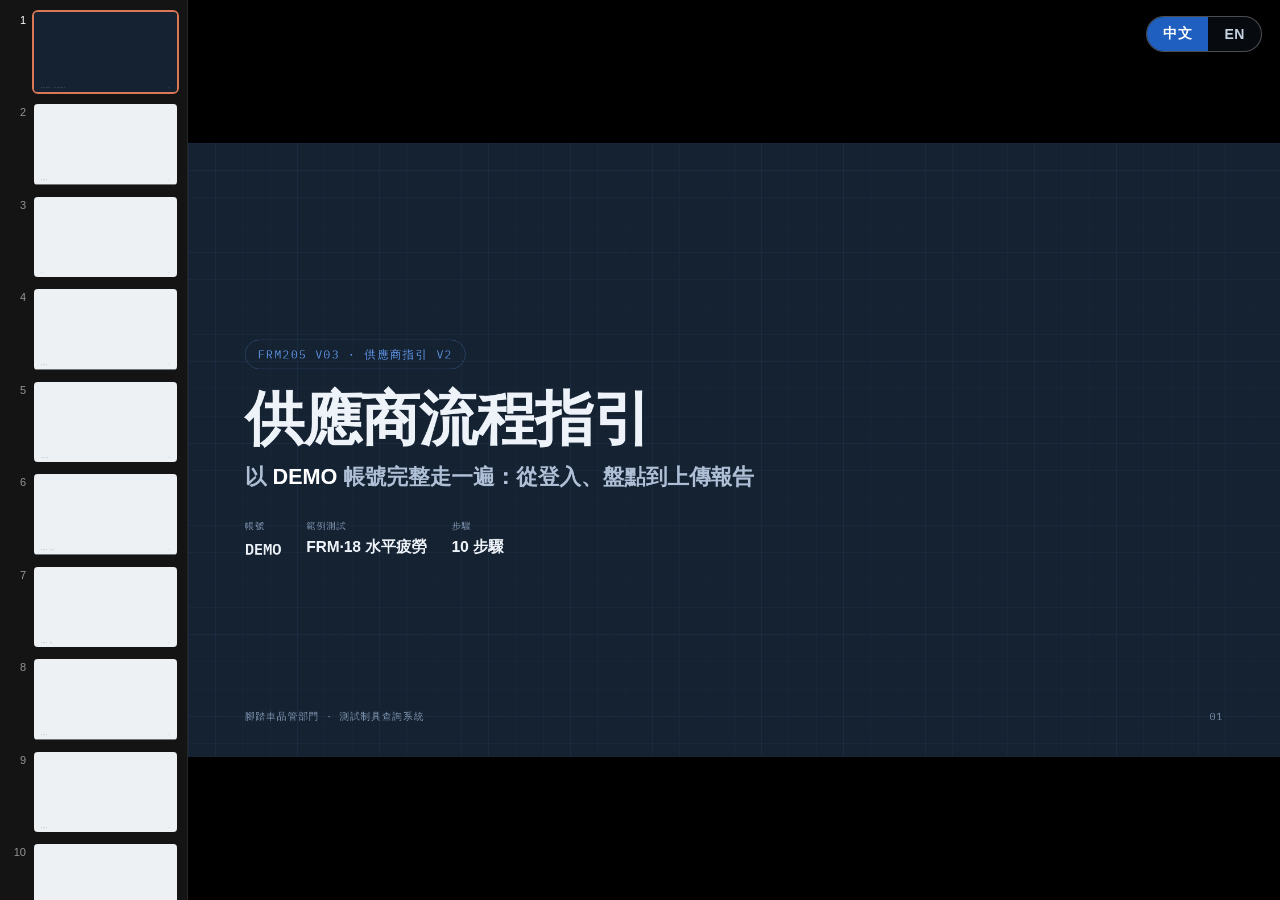
<file: 供應商流程指引 v2 (DEMO 中英).html>
<!doctype html>
<html lang="zh-Hant" data-lang="zh">
<head>
<meta charset="utf-8" />
<meta name="viewport" content="width=device-width, initial-scale=1.0" />
<title>供應商流程指引 v2 · Supplier Guide (DEMO)</title>
<link rel="preconnect" href="https://fonts.googleapis.com" />
<link rel="preconnect" href="https://fonts.gstatic.com" crossorigin />
<link href="https://fonts.googleapis.com/css2?family=IBM+Plex+Sans:wght@400;500;600;700&family=IBM+Plex+Mono:wght@400;500;600&family=Noto+Sans+TC:wght@400;500;600;700;900&display=swap" rel="stylesheet" />
<link href="guide-v2.css" rel="stylesheet" />
</head>
<body>
<template id="__bundler_thumbnail">
<svg viewBox="0 0 100 100" xmlns="http://www.w3.org/2000/svg">
  <rect width="100" height="100" fill="#152232"/>
  <g fill="none" stroke="#5f95e6" stroke-width="3.2" stroke-linecap="round" stroke-linejoin="round">
    <rect x="20" y="30" width="22" height="16" rx="3"/><rect x="58" y="30" width="22" height="16" rx="3"/>
    <rect x="39" y="58" width="22" height="16" rx="3"/><path d="M42 38h16M50 46v12"/>
  </g>
</svg>
</template>

<div class="langbar no-print" role="group" aria-label="language">
  <button id="lang-zh" class="on" onclick="setGuideLang('zh')">中文</button>
  <button id="lang-en" onclick="setGuideLang('en')">EN</button>
</div>

<deck-stage width="1920" height="1080">

  <!-- ============ 1 · COVER ============ -->
  <section class="slide dark" data-label="封面 Cover">
    <div style="margin:auto 0;">
      <div class="cover-badge anim"><span class="zh">FRM205 V03 · 供應商指引 v2</span><span class="en">FRM205 V03 · Supplier Guide v2</span></div>
      <h1 class="cover-h anim" style="animation-delay:.08s"><span class="zh">供應商流程指引</span><span class="en">Supplier Guide</span></h1>
      <div class="cover-sub anim" style="animation-delay:.16s"><span class="zh">以 <b>DEMO</b> 帳號完整走一遍：從登入、盤點到上傳報告</span><span class="en">A full walk-through with the <b>DEMO</b> account — login, inventory, and report upload</span></div>
      <div class="cover-meta anim" style="animation-delay:.26s">
        <div class="cm"><span class="k"><span class="zh">帳號</span><span class="en">Account</span></span><span class="v mono">DEMO</span></div>
        <div class="cm"><span class="k"><span class="zh">範例測試</span><span class="en">Example</span></span><span class="v"><span class="zh">FRM·18 水平疲勞</span><span class="en">FRM·18 Horizontal fatigue</span></span></div>
        <div class="cm"><span class="k"><span class="zh">步驟</span><span class="en">Steps</span></span><span class="v"><span class="zh">10 步驟</span><span class="en">10 steps</span></span></div>
      </div>
    </div>
    <div class="ribbon"><span class="zh">腳踏車品管部門 · 測試制具查詢系統</span><span class="en">Bicycle QC · Test Fixture Finder</span></div>
    <div class="pno">01</div>
  </section>

  <!-- ============ 2 · FLOWCHART OVERVIEW ============ -->
  <section class="slide grid" data-label="流程總覽 Overview">
    <div class="kick anim"><span class="dot"></span><span class="zh">整體流程 · 十個步驟</span><span class="en">The journey · ten steps</span></div>
    <h2 class="stitle anim" style="font-size:54px; margin:20px 0 0; animation-delay:.05s"><span class="zh">供應商完整流程一覽</span><span class="en">The complete supplier flow</span></h2>

    <div class="fcwrap">
      <div class="fcrow">
        <div class="fnode anim pop" style="animation-delay:.12s"><span class="fn-n">1</span><span class="fn-t"><span class="zh">登入</span><span class="en">Log in</span></span><span class="fn-d"><span class="zh">選 DEMO、輸入密碼</span><span class="en">Pick DEMO, enter code</span></span></div>
        <div class="farrow anim" style="animation-delay:.2s"><svg width="24" height="24" viewBox="0 0 24 24" fill="none" stroke="currentColor" stroke-width="2" stroke-linecap="round" stroke-linejoin="round"><polyline points="9 18 15 12 9 6"/></svg></div>
        <div class="fnode anim pop" style="animation-delay:.24s"><span class="fn-n">2</span><span class="fn-t"><span class="zh">目前專案</span><span class="en">Projects</span></span><span class="fn-d"><span class="zh">檢視分配的案子</span><span class="en">See assigned work</span></span></div>
        <div class="farrow anim" style="animation-delay:.32s"><svg width="24" height="24" viewBox="0 0 24 24" fill="none" stroke="currentColor" stroke-width="2" stroke-linecap="round" stroke-linejoin="round"><polyline points="9 18 15 12 9 6"/></svg></div>
        <div class="fnode anim pop" style="animation-delay:.36s"><span class="fn-n">3</span><span class="fn-t"><span class="zh">制具與設備</span><span class="en">Fixtures &amp; equip.</span></span><span class="fn-d"><span class="zh">確認測試所需</span><span class="en">Confirm what's needed</span></span></div>
        <div class="farrow anim" style="animation-delay:.44s"><svg width="24" height="24" viewBox="0 0 24 24" fill="none" stroke="currentColor" stroke-width="2" stroke-linecap="round" stroke-linejoin="round"><polyline points="9 18 15 12 9 6"/></svg></div>
        <div class="fnode anim pop" style="animation-delay:.48s"><span class="fn-n">4</span><span class="fn-t"><span class="zh">安裝＋對比照</span><span class="en">Setup + photo</span></span><span class="fn-d"><span class="zh">上傳實拍對比官圖</span><span class="en">Upload vs official</span></span></div>
        <div class="farrow anim" style="animation-delay:.56s"><svg width="24" height="24" viewBox="0 0 24 24" fill="none" stroke="currentColor" stroke-width="2" stroke-linecap="round" stroke-linejoin="round"><polyline points="9 18 15 12 9 6"/></svg></div>
        <div class="fnode anim pop" style="animation-delay:.6s"><span class="fn-n">5</span><span class="fn-t"><span class="zh">通過標準＋報告</span><span class="en">Criteria + report</span></span><span class="fn-d"><span class="zh">填寫結果並提交</span><span class="en">Fill &amp; submit</span></span></div>
      </div>
      <div class="fcrow">
        <div class="fnode anim pop" style="animation-delay:.66s"><span class="fn-n">6</span><span class="fn-t"><span class="zh">制具查詢</span><span class="en">Fixture lookup</span></span><span class="fn-d"><span class="zh">制具總覽反查</span><span class="en">Fixture overview</span></span></div>
        <div class="farrow anim" style="animation-delay:.74s"><svg width="24" height="24" viewBox="0 0 24 24" fill="none" stroke="currentColor" stroke-width="2" stroke-linecap="round" stroke-linejoin="round"><polyline points="9 18 15 12 9 6"/></svg></div>
        <div class="fnode anim pop" style="animation-delay:.78s"><span class="fn-n">7</span><span class="fn-t"><span class="zh">設備查詢</span><span class="en">Equipment lookup</span></span><span class="fn-d"><span class="zh">設備清單反查</span><span class="en">Equipment list</span></span></div>
        <div class="farrow anim" style="animation-delay:.86s"><svg width="24" height="24" viewBox="0 0 24 24" fill="none" stroke="currentColor" stroke-width="2" stroke-linecap="round" stroke-linejoin="round"><polyline points="9 18 15 12 9 6"/></svg></div>
        <div class="fnode anim pop" style="animation-delay:.9s"><span class="fn-n">8</span><span class="fn-t"><span class="zh">庫存盤點</span><span class="en">Stock-take</span></span><span class="fn-d"><span class="zh">制具數量提交</span><span class="en">Submit fixtures</span></span></div>
        <div class="farrow anim" style="animation-delay:.98s"><svg width="24" height="24" viewBox="0 0 24 24" fill="none" stroke="currentColor" stroke-width="2" stroke-linecap="round" stroke-linejoin="round"><polyline points="9 18 15 12 9 6"/></svg></div>
        <div class="fnode anim pop" style="animation-delay:1.02s"><span class="fn-n">9</span><span class="fn-t"><span class="zh">設備盤點</span><span class="en">Equip. count</span></span><span class="fn-d"><span class="zh">設備數量提交</span><span class="en">Submit equipment</span></span></div>
        <div class="farrow anim" style="animation-delay:1.1s"><svg width="24" height="24" viewBox="0 0 24 24" fill="none" stroke="currentColor" stroke-width="2" stroke-linecap="round" stroke-linejoin="round"><polyline points="9 18 15 12 9 6"/></svg></div>
        <div class="fnode anim pop" style="animation-delay:1.14s"><span class="fn-n">10</span><span class="fn-t"><span class="zh">變更通知</span><span class="en">Change alerts</span></span><span class="fn-d"><span class="zh">鈴鐺與粉紅提示</span><span class="en">Bell &amp; pink cues</span></span></div>
      </div>
    </div>
    <div class="ribbon"><span class="zh">流程總覽</span><span class="en">Overview</span></div>
    <div class="pno">02</div>
  </section>

  <!-- ============ 3 · STEP 1 LOGIN (DEMO) ============ -->
  <section class="slide grid" data-label="步驟一 登入">
    <div class="rail anim">
      <div class="rstep cur"><span class="rn">01</span><span class="rt"><span class="zh">登入</span><span class="en">Login</span></span></div><div class="rconn"></div>
      <div class="rstep"><span class="rn">02</span><span class="rt"><span class="zh">專案</span><span class="en">Projects</span></span></div><div class="rconn"></div>
      <div class="rstep"><span class="rn">03</span><span class="rt"><span class="zh">制具設備</span><span class="en">Fixtures</span></span></div><div class="rconn"></div>
      <div class="rstep"><span class="rn">04–05</span><span class="rt"><span class="zh">安裝報告</span><span class="en">Setup</span></span></div><div class="rconn"></div>
      <div class="rstep"><span class="rn">06–09</span><span class="rt"><span class="zh">查詢盤點</span><span class="en">Lookup</span></span></div><div class="rconn"></div>
      <div class="rstep"><span class="rn">10</span><span class="rt"><span class="zh">通知</span><span class="en">Alerts</span></span></div>
    </div>

    <div class="body">
      <div class="col" style="justify-content:center; flex:1.1;">
        <span class="tag anim" style="animation-delay:.05s"><span class="zh">步驟 01</span><span class="en">Step 01</span></span>
        <h2 class="biglead anim" style="margin-top:16px; animation-delay:.1s"><span class="zh">選定廠商並輸入密碼</span><span class="en">Pick your company &amp; enter the code</span></h2>
        <p class="lead anim" style="animation-delay:.16s"><span class="zh">在登入頁選 <b>「供應商」</b> 分頁，點選貴公司（本教學用 <b>DEMO</b>），輸入專屬 <b>存取碼</b> 後按「登入系統」。資料依公司分開儲存並即時同步雲端。</span><span class="en">On the login page choose the <b>Supplier</b> tab, select your company (this guide uses <b>DEMO</b>), enter your <b>access code</b> and press "Log in". Data is stored per company and synced live.</span></p>
        <div class="note anim" style="animation-delay:.24s">
          <svg width="24" height="24" viewBox="0 0 24 24" fill="none" stroke="currentColor" stroke-width="2" stroke-linecap="round" stroke-linejoin="round"><path d="M12 22s8-4 8-10V5l-8-3-8 3v7c0 6 8 10 8 10z"/></svg>
          <span class="zh">存取碼由品管部提供，請勿共用帳號；忘記時聯繫窗口重設。</span><span class="en">Access codes are issued by QC — don't share accounts; contact us to reset.</span>
        </div>
      </div>
      <div class="col anim" style="animation-delay:.2s; justify-content:center;">
        <div class="card" style="padding:38px 42px;">
          <div class="kick" style="font-size:15px;"><span class="dot"></span><span class="zh">供應商登入</span><span class="en">Supplier login</span></div>
          <div style="display:grid; grid-template-columns:1fr 1fr; gap:12px; margin:24px 0 20px;">
            <div style="border:1.5px solid var(--line); border-radius:5px; padding:14px 16px; display:flex; align-items:center; gap:12px;"><span style="width:32px;height:32px;border-radius:50%;background:var(--surface-2);color:var(--ink-3);display:grid;place-items:center;font-weight:700;">巨</span><span style="font-size:19px;font-weight:600;color:var(--ink-2);"><span class="zh">巨大機械</span><span class="en">Giant</span></span></div>
            <div style="border:1.5px solid var(--accent); background:var(--accent-soft); border-radius:5px; padding:14px 16px; display:flex; align-items:center; gap:12px;"><span style="width:32px;height:32px;border-radius:50%;background:var(--accent);color:#fff;display:grid;place-items:center;font-weight:700;">D</span><span style="font-size:19px;font-weight:600;">DEMO</span></div>
          </div>
          <div class="kick" style="font-size:14px; margin-bottom:10px;"><span class="zh">存取碼</span><span class="en">Access code</span></div>
          <div class="mono" style="border:1.5px solid var(--line); border-radius:5px; padding:14px 16px; font-size:24px; letter-spacing:.4em; color:var(--ink-3);">••••</div>
          <div style="margin-top:20px; background:var(--accent); color:#fff; border-radius:5px; padding:15px; text-align:center; font-size:21px; font-weight:600;"><span class="zh">登入系統</span><span class="en">Log in</span></div>
        </div>
      </div>
    </div>
    <div class="ribbon"><span class="zh">登入</span><span class="en">Login</span></div>
    <div class="pno">03</div>
  </section>

  <!-- ============ 4 · STEP 2 CURRENT PROJECTS ============ -->
  <section class="slide grid" data-label="步驟二 目前專案">
    <div class="rail anim">
      <div class="rstep done"><span class="rn">01</span><span class="rt"><span class="zh">登入</span><span class="en">Login</span></span></div><div class="rconn"></div>
      <div class="rstep cur"><span class="rn">02</span><span class="rt"><span class="zh">專案</span><span class="en">Projects</span></span></div><div class="rconn"></div>
      <div class="rstep"><span class="rn">03</span><span class="rt"><span class="zh">制具設備</span><span class="en">Fixtures</span></span></div><div class="rconn"></div>
      <div class="rstep"><span class="rn">04–05</span><span class="rt"><span class="zh">安裝報告</span><span class="en">Setup</span></span></div><div class="rconn"></div>
      <div class="rstep"><span class="rn">06–09</span><span class="rt"><span class="zh">查詢盤點</span><span class="en">Lookup</span></span></div><div class="rconn"></div>
      <div class="rstep"><span class="rn">10</span><span class="rt"><span class="zh">通知</span><span class="en">Alerts</span></span></div>
    </div>

    <div style="display:flex; align-items:baseline; gap:18px; margin-bottom:6px;">
      <span class="tag anim" style="animation-delay:.05s"><span class="zh">步驟 02</span><span class="en">Step 02</span></span>
      <h2 class="stitle anim" style="font-size:46px; margin:0; animation-delay:.1s"><span class="zh">點左上「目前專案」檢視分配的案子</span><span class="en">Open "Current projects" (top-left) to see your assigned work</span></h2>
    </div>
    <p class="lead anim" style="animation-delay:.14s; margin:14px 0 26px;"><span class="zh">登入後導覽列左側有 <b>「目前專案」</b>。你只會看到管理員分配給 DEMO 的產品代號與其涵蓋的測試——沒被分配的一律不顯示，制具與設備需求也不會出現。</span><span class="en">After login the nav shows <b>Current projects</b> on the left. You only see the product codes assigned to DEMO and their tests — anything not assigned to you is hidden, and so are its fixtures and equipment.</span></p>

    <div class="body" style="gap:36px;">
      <div class="col" style="flex:1.15;">
        <div class="projgrid">
          <div class="projc anim" style="animation-delay:.2s">
            <div class="ph"><span class="pcode">MTB-01</span><span class="pname"><span class="zh">越野示範車架</span><span class="en">Trail demo frame</span></span><span class="tag" style="margin-left:auto;">MTB</span></div>
            <div class="pb">
              <div class="prow"><span class="zh">涵蓋測試</span><span class="en">Covered tests</span><b>6</b></div>
              <div class="prow"><span class="zh">車架參數</span><span class="en">Frame params</span><b><span class="zh">點代號展開</span><span class="en">tap code</span></b></div>
            </div>
          </div>
          <div class="projc anim" style="animation-delay:.28s">
            <div class="ph"><span class="pcode">CITY-02</span><span class="pname"><span class="zh">通勤示範車架</span><span class="en">City demo frame</span></span><span class="tag" style="margin-left:auto;">CITY</span></div>
            <div class="pb">
              <div class="prow"><span class="zh">涵蓋測試</span><span class="en">Covered tests</span><b>4</b></div>
              <div class="prow"><span class="zh">車款圖／規格圖</span><span class="en">Bike / spec photo</span><b><span class="zh">可切換</span><span class="en">toggle</span></b></div>
            </div>
          </div>
        </div>
      </div>
      <div class="col anim" style="flex:.85; animation-delay:.24s;">
        <div class="kick" style="font-size:15px; margin-bottom:14px;"><span class="dot"></span><span class="zh">頁面可用功能</span><span class="en">What you can do here</span></div>
        <div class="feat">
          <div class="featc"><span class="fi"><svg width="22" height="22" viewBox="0 0 24 24" fill="none" stroke="currentColor" stroke-width="1.8" stroke-linecap="round" stroke-linejoin="round"><circle cx="11" cy="11" r="7"/><line x1="21" y1="21" x2="16.65" y2="16.65"/></svg></span><div><div class="ft"><span class="zh">測試項目</span><span class="en">Tests</span></div><div class="fd"><span class="zh">點測試卡片看細節</span><span class="en">Open a test card</span></div></div></div>
          <div class="featc"><span class="fi"><svg width="22" height="22" viewBox="0 0 24 24" fill="none" stroke="currentColor" stroke-width="1.8" stroke-linecap="round" stroke-linejoin="round"><path d="M21 16V8a2 2 0 0 0-1-1.73l-7-4a2 2 0 0 0-2 0l-7 4A2 2 0 0 0 3 8v8a2 2 0 0 0 1 1.73l7 4a2 2 0 0 0 2 0l7-4A2 2 0 0 0 21 16z"/></svg></span><div><div class="ft"><span class="zh">制具總覽</span><span class="en">Fixtures</span></div><div class="fd"><span class="zh">反查制具用在哪</span><span class="en">Reverse lookup</span></div></div></div>
          <div class="featc"><span class="fi"><svg width="22" height="22" viewBox="0 0 24 24" fill="none" stroke="currentColor" stroke-width="1.8" stroke-linecap="round" stroke-linejoin="round"><path d="M13 2 3 14h7l-1 8 10-12h-7z"/></svg></span><div><div class="ft"><span class="zh">盤點</span><span class="en">Stock-take</span></div><div class="fd"><span class="zh">庫存與設備盤點</span><span class="en">Fixtures &amp; equip.</span></div></div></div>
          <div class="featc"><span class="fi"><svg width="22" height="22" viewBox="0 0 24 24" fill="none" stroke="currentColor" stroke-width="1.8" stroke-linecap="round" stroke-linejoin="round"><path d="M18 8A6 6 0 0 0 6 8c0 7-3 9-3 9h18s-3-2-3-9"/><path d="M13.73 21a2 2 0 0 1-3.46 0"/></svg></span><div><div class="ft"><span class="zh">變更通知</span><span class="en">Alerts</span></div><div class="fd"><span class="zh">鈴鐺看更新</span><span class="en">Bell for updates</span></div></div></div>
        </div>
      </div>
    </div>
    <div class="ribbon"><span class="zh">目前專案</span><span class="en">Current projects</span></div>
    <div class="pno">04</div>
  </section>

  <!-- ============ 5 · STEP 3 FIXTURES + EQUIPMENT ============ -->
  <section class="slide grid" data-label="步驟三 制具設備">
    <div class="rail anim">
      <div class="rstep done"><span class="rn">01</span><span class="rt"><span class="zh">登入</span><span class="en">Login</span></span></div><div class="rconn"></div>
      <div class="rstep done"><span class="rn">02</span><span class="rt"><span class="zh">專案</span><span class="en">Projects</span></span></div><div class="rconn"></div>
      <div class="rstep cur"><span class="rn">03</span><span class="rt"><span class="zh">制具設備</span><span class="en">Fixtures</span></span></div><div class="rconn"></div>
      <div class="rstep"><span class="rn">04–05</span><span class="rt"><span class="zh">安裝報告</span><span class="en">Setup</span></span></div><div class="rconn"></div>
      <div class="rstep"><span class="rn">06–09</span><span class="rt"><span class="zh">查詢盤點</span><span class="en">Lookup</span></span></div><div class="rconn"></div>
      <div class="rstep"><span class="rn">10</span><span class="rt"><span class="zh">通知</span><span class="en">Alerts</span></span></div>
    </div>

    <div style="display:flex; align-items:baseline; gap:18px;">
      <span class="tag anim" style="animation-delay:.05s"><span class="zh">步驟 03</span><span class="en">Step 03</span></span>
      <h2 class="stitle anim" style="font-size:44px; margin:0; animation-delay:.1s"><span class="zh">點測試項目，確認所需制具與設備</span><span class="en">Open a test — confirm its fixtures &amp; equipment</span></h2>
      <span class="mono anim" style="animation-delay:.14s; color:var(--ink-3); font-size:20px; margin-left:auto;">FRM·18 · <span class="zh">水平疲勞</span><span class="en">H-fatigue</span></span>
    </div>

    <div class="body" style="margin-top:24px; gap:36px;">
      <div class="col" style="flex:1.35;">
        <div class="kick anim" style="font-size:15px; margin-bottom:12px; animation-delay:.16s"><span class="dot"></span><span class="zh">所需制具 · 8 件（含鎖固扭矩）</span><span class="en">Fixtures · 8 pcs (with torque)</span></div>
        <div class="tiles fx">
          <div class="tile anim" style="animation-delay:.2s"><div class="timg"><img src="jigs/A37.png" alt=""/></div><div class="tcode">A37 · J845.1</div><div class="tname"><span class="zh">避震器假件</span><span class="en">Shock dummy</span></div><div class="ttq">×1 · 5/18 N·m</div></div>
          <div class="tile anim" style="animation-delay:.25s"><div class="timg"><img src="jigs/A1.png" alt=""/></div><div class="tcode">A1 · J068.1</div><div class="tname"><span class="zh">前叉假件</span><span class="en">Fork dummy</span></div><div class="ttq">×1 · 12 N·m</div></div>
          <div class="tile anim" style="animation-delay:.3s"><div class="timg"><img src="jigs/A11.png" alt=""/></div><div class="tcode">A11 · J190.1</div><div class="tname"><span class="zh">前輪轂</span><span class="en">Front hub</span></div><div class="ttq">×1 · —</div></div>
          <div class="tile anim" style="animation-delay:.35s"><div class="timg"><img src="jigs/A6.png" alt=""/></div><div class="tcode">A6 · J311.1</div><div class="tname"><span class="zh">前軸假件</span><span class="en">Front axle</span></div><div class="ttq">×1 · 10 N·m</div></div>
        </div>
        <div class="mono anim" style="animation-delay:.4s; color:var(--ink-3); font-size:16px; margin-top:12px;"><span class="zh">＋ A8 / A9 軸承假件、A10 後輪轂、A90 後穿軸 …（共 8 件）</span><span class="en">＋ A8 / A9 bearings, A10 rear hub, A90 thru-axle … (8 total)</span></div>
      </div>
      <div class="col anim" style="flex:.9; animation-delay:.3s;">
        <div class="kick" style="font-size:15px; margin-bottom:12px;"><span class="dot"></span><span class="zh">所需設備 · 可共用</span><span class="en">Equipment · shared</span></div>
        <div class="eqgrid" style="grid-template-columns:1fr;">
          <div class="eqtile"><span class="eqi"><svg width="34" height="34" viewBox="0 0 24 24" fill="none" stroke="currentColor" stroke-width="1.7" stroke-linecap="round" stroke-linejoin="round"><polygon points="12 2 2 7 12 12 22 7 12 2"/><polyline points="2 17 12 22 22 17"/><polyline points="2 12 12 17 22 12"/></svg></span><div><div class="eqn"><span class="zh">萬用試驗機</span><span class="en">Universal test machine</span></div><div class="eqc">TM-UNI · ×1</div></div></div>
          <div class="eqtile act"><span class="eqi"><svg width="34" height="34" viewBox="0 0 24 24" fill="none" stroke="currentColor" stroke-width="1.7" stroke-linecap="round" stroke-linejoin="round"><path d="M13 2 3 14h7l-1 8 10-12h-7z"/></svg></span><div><div class="eqn"><span class="zh">伺服液壓致動器</span><span class="en">Servo-hydraulic actuator</span></div><div class="eqc">ACT-SH · ×1</div></div></div>
          <div class="eqtile ins"><span class="eqi"><svg width="34" height="34" viewBox="0 0 24 24" fill="none" stroke="currentColor" stroke-width="1.7" stroke-linecap="round" stroke-linejoin="round"><rect x="3" y="4" width="18" height="14" rx="2"/><line x1="7" y1="20" x2="17" y2="20"/></svg></span><div><div class="eqn"><span class="zh">數據擷取／控制系統</span><span class="en">DAQ &amp; control</span></div><div class="eqc">SYS-DAQ · ×1</div></div></div>
        </div>
        <div class="note" style="margin-top:16px; font-size:19px;"><svg width="22" height="22" viewBox="0 0 24 24" fill="none" stroke="currentColor" stroke-width="2" stroke-linecap="round" stroke-linejoin="round"><path d="M13 2 3 14h7l-1 8 10-12h-7z"/></svg><span class="zh">制具<b>累加</b>、設備<b>取最高</b>——盤點時算法不同。</span><span class="en">Fixtures <b>sum</b>, equipment takes the <b>max</b> — different at stock-take.</span></div>
      </div>
    </div>
    <div class="ribbon"><span class="zh">制具與設備</span><span class="en">Fixtures &amp; equipment</span></div>
    <div class="pno">05</div>
  </section>

  <!-- ============ 6 · STEP 4 SETUP + ANNOTATE PHOTO ============ -->
  <section class="slide grid" data-label="步驟四 安裝對比">
    <div class="rail anim">
      <div class="rstep done"><span class="rn">01</span><span class="rt"><span class="zh">登入</span><span class="en">Login</span></span></div><div class="rconn"></div>
      <div class="rstep done"><span class="rn">02</span><span class="rt"><span class="zh">專案</span><span class="en">Projects</span></span></div><div class="rconn"></div>
      <div class="rstep done"><span class="rn">03</span><span class="rt"><span class="zh">制具設備</span><span class="en">Fixtures</span></span></div><div class="rconn"></div>
      <div class="rstep cur"><span class="rn">04</span><span class="rt"><span class="zh">安裝</span><span class="en">Setup</span></span></div><div class="rconn"></div>
      <div class="rstep"><span class="rn">05</span><span class="rt"><span class="zh">報告</span><span class="en">Report</span></span></div><div class="rconn"></div>
      <div class="rstep"><span class="rn">06–10</span><span class="rt"><span class="zh">查詢通知</span><span class="en">More</span></span></div>
    </div>

    <div style="display:flex; align-items:baseline; gap:18px; margin-bottom:20px;">
      <span class="tag anim" style="animation-delay:.05s"><span class="zh">步驟 04</span><span class="en">Step 04</span></span>
      <h2 class="stitle anim" style="font-size:44px; margin:0; animation-delay:.1s"><span class="zh">理解安裝步驟，上傳實拍對比官方示意圖</span><span class="en">Follow the setup; upload your photo beside the official diagram</span></h2>
    </div>

    <div class="body" style="gap:32px;">
      <div class="col" style="flex:.82;">
        <div class="steplist">
          <div class="stepi anim" style="animation-delay:.16s"><span class="si-n">01</span><div><div class="si-t"><span class="zh">前置組裝</span><span class="en">Pre-assembly</span></div><div class="si-d"><span class="zh">裝 Flip Chip 與避震器假件 A37，裝上 RD hanger。</span><span class="en">Fit the Flip Chip, shock dummy A37 and RD hanger.</span></div></div></div>
          <div class="stepi anim" style="animation-delay:.24s"><span class="si-n">02</span><div><div class="si-t"><span class="zh">假叉、輪轂上機</span><span class="en">Fork, hubs, mount</span></div><div class="si-d"><span class="zh">裝假叉 A1 與前/後輪轂，以 A90＋A6 上機。</span><span class="en">Fit fork A1, front/rear hubs, mount with A90＋A6.</span></div></div></div>
          <div class="stepi anim" style="animation-delay:.32s"><span class="si-n">03</span><div><div class="si-t"><span class="zh">調整並開始</span><span class="en">Adjust &amp; start</span></div><div class="si-d"><span class="zh">調整前軸缸位置，最終檢查後開始循環測試。</span><span class="en">Set the front-axle actuator, final check, then run.</span></div></div></div>
        </div>
        <div class="note pink anim" style="animation-delay:.4s"><svg width="22" height="22" viewBox="0 0 24 24" fill="none" stroke="currentColor" stroke-width="2" stroke-linecap="round" stroke-linejoin="round"><path d="M12 20h9"/><path d="M16.5 3.5a2.12 2.12 0 0 1 3 3L7 19l-4 1 1-4Z"/></svg><span class="zh">你的實拍<b>不會覆蓋官方圖</b>——並排顯示，且各供應商只看得到自己的版本。</span><span class="en">Your photo <b>never replaces the official one</b> — shown side-by-side, and each supplier sees only their own.</span></div>
      </div>
      <div class="col anim" style="flex:1.18; animation-delay:.26s;">
        <div style="display:grid; grid-template-columns:1fr 1fr; gap:16px; flex:1; min-height:0;">
          <div style="display:flex; flex-direction:column;">
            <div class="schem" style="flex:1;">
              <span class="frame-lbl"><span class="zh">官方示意圖</span><span class="en">Official diagram</span></span>
              <img src="uploads/FeedClaude/18_Horizontal_Fatigue/page_44_img_1.jpeg" alt=""/>
            </div>
            <div class="figcap"><span class="zh">系統內建 · 前軸水平施力</span><span class="en">Built-in · front-axle load</span></div>
          </div>
          <div style="display:flex; flex-direction:column;">
            <div class="schem" style="flex:1;">
              <span class="frame-lbl sup"><span class="zh">DEMO 實拍</span><span class="en">DEMO photo</span></span>
              <div class="photo-ph" style="width:100%;height:100%;">
                <svg width="34" height="34" viewBox="0 0 24 24" fill="none" stroke="currentColor" stroke-width="1.6" stroke-linecap="round" stroke-linejoin="round"><path d="M23 19a2 2 0 0 1-2 2H3a2 2 0 0 1-2-2V8a2 2 0 0 1 2-2h4l2-3h6l2 3h4a2 2 0 0 1 2 2z"/><circle cx="12" cy="13" r="4"/></svg>
                <span class="ph-t"><span class="zh">供應商上傳照片</span><span class="en">Supplier upload</span></span>
                <span class="ph-s"><span class="zh">（待放入示範照片）</span><span class="en">(demo photo pending)</span></span>
              </div>
            </div>
            <div class="figcap"><span class="zh">你的實拍 · 對比核對</span><span class="en">Your photo · for comparison</span></div>
          </div>
        </div>
      </div>
    </div>
    <div class="ribbon"><span class="zh">安裝步驟 · 對比照片</span><span class="en">Setup · photo compare</span></div>
    <div class="pno">06</div>
  </section>

  <!-- ============ 7 · STEP 5 PASS CRITERIA + REPORT ============ -->
  <section class="slide grid" data-label="步驟五 通過標準報告">
    <div class="rail anim">
      <div class="rstep done"><span class="rn">01–03</span><span class="rt"><span class="zh">前段</span><span class="en">Earlier</span></span></div><div class="rconn"></div>
      <div class="rstep done"><span class="rn">04</span><span class="rt"><span class="zh">安裝</span><span class="en">Setup</span></span></div><div class="rconn"></div>
      <div class="rstep cur"><span class="rn">05</span><span class="rt"><span class="zh">報告</span><span class="en">Report</span></span></div><div class="rconn"></div>
      <div class="rstep"><span class="rn">06–09</span><span class="rt"><span class="zh">查詢盤點</span><span class="en">Lookup</span></span></div><div class="rconn"></div>
      <div class="rstep"><span class="rn">10</span><span class="rt"><span class="zh">通知</span><span class="en">Alerts</span></span></div>
    </div>

    <div style="display:flex; align-items:baseline; gap:18px; margin-bottom:18px;">
      <span class="tag anim" style="animation-delay:.05s"><span class="zh">步驟 05</span><span class="en">Step 05</span></span>
      <h2 class="stitle anim" style="font-size:44px; margin:0; animation-delay:.1s"><span class="zh">理解通過標準，填寫報告並提交</span><span class="en">Read the pass criteria, fill the report, submit</span></h2>
    </div>

    <div class="body" style="gap:36px;">
      <div class="col" style="flex:1;">
        <div class="kick anim" style="font-size:15px; margin-bottom:12px; animation-delay:.14s"><span class="dot"></span><span class="zh">通過標準</span><span class="en">Pass criteria</span></div>
        <div class="pass">
          <div class="passc anim" style="animation-delay:.18s"><span class="pc-i"><svg width="18" height="18" viewBox="0 0 24 24" fill="none" stroke="currentColor" stroke-width="2.4" stroke-linecap="round" stroke-linejoin="round"><polyline points="20 6 9 17 4 12"/></svg></span><span class="pc-t"><span class="zh">完成規定 <b>循環次數</b> 後，車架 <b>無裂紋</b>、無明顯永久變形。</span><span class="en">After the required <b>cycles</b>, the frame shows <b>no cracks</b> or permanent deformation.</span></span></div>
          <div class="passc anim" style="animation-delay:.26s"><span class="pc-i"><svg width="18" height="18" viewBox="0 0 24 24" fill="none" stroke="currentColor" stroke-width="2.4" stroke-linecap="round" stroke-linejoin="round"><polyline points="20 6 9 17 4 12"/></svg></span><span class="pc-t"><span class="zh">量測 <b>最大變形</b> 在允收範圍內，焊點與接合處完好。</span><span class="en"><b>Max deflection</b> within tolerance; welds and joints intact.</span></span></div>
        </div>
      </div>
      <div class="col anim" style="flex:1.1; animation-delay:.24s;">
        <div class="kick" style="font-size:15px; margin-bottom:12px;"><span class="dot"></span><span class="zh">上傳報告</span><span class="en">Submit report</span></div>
        <div class="rep" style="grid-template-columns:1fr 1fr;">
          <div class="repf"><div class="rk"><span class="zh">測試結果</span><span class="en">Result</span></div><div class="toggle"><span class="on-ok"><span class="zh">通過</span><span class="en">Pass</span></span><span class="off"><span class="zh">不通過</span><span class="en">Fail</span></span></div></div>
          <div class="repf"><div class="rk"><span class="zh">量測數據</span><span class="en">Data</span></div><div class="rv" style="color:var(--ink-2); font-weight:500; font-size:19px;"><span class="zh">最大變形 1.8 mm；10 萬次無裂紋</span><span class="en">Max 1.8 mm; 100k cycles, no crack</span></div></div>
          <div class="repf" style="grid-column:1 / -1;"><div class="rk"><span class="zh">報告照片</span><span class="en">Photos</span></div><div class="rv" style="display:flex; gap:10px; margin-top:14px;"><span style="width:56px;height:56px;border:1px dashed var(--line-strong);border-radius:5px;display:grid;place-items:center;color:var(--ink-3);"><svg width="20" height="20" viewBox="0 0 24 24" fill="none" stroke="currentColor" stroke-width="2" stroke-linecap="round" stroke-linejoin="round"><line x1="12" y1="5" x2="12" y2="19"/><line x1="5" y1="12" x2="19" y2="12"/></svg></span><span style="width:56px;height:56px;background:var(--surface-2);border:1px solid var(--line);border-radius:5px;"></span><span style="width:56px;height:56px;background:var(--surface-2);border:1px solid var(--line);border-radius:5px;"></span></div></div>
        </div>
        <div style="margin-top:16px; background:var(--accent); color:#fff; border-radius:6px; padding:15px; text-align:center; font-size:21px; font-weight:600;"><span class="zh">提交報告</span><span class="en">Submit report</span></div>
      </div>
    </div>
    <div class="note anim" style="animation-delay:.4s"><svg width="24" height="24" viewBox="0 0 24 24" fill="none" stroke="currentColor" stroke-width="2" stroke-linecap="round" stroke-linejoin="round"><polyline points="20 6 9 17 4 12"/></svg><span class="zh">送出後管理員即可在「測試結果」看到 DEMO 的回報，無需另外寄件。</span><span class="en">Once submitted, the admin sees DEMO's report under "Results" — no separate email needed.</span></div>
    <div class="ribbon"><span class="zh">通過標準 · 報告</span><span class="en">Criteria · report</span></div>
    <div class="pno">07</div>
  </section>

  <!-- ============ 8 · STEP 6 FIXTURE LOOKUP ============ -->
  <section class="slide grid" data-label="步驟六 制具查詢">
    <div class="rail anim">
      <div class="rstep done"><span class="rn">01–05</span><span class="rt"><span class="zh">前段</span><span class="en">Earlier</span></span></div><div class="rconn"></div>
      <div class="rstep cur"><span class="rn">06</span><span class="rt"><span class="zh">制具查詢</span><span class="en">Fixture lookup</span></span></div><div class="rconn"></div>
      <div class="rstep"><span class="rn">07</span><span class="rt"><span class="zh">設備查詢</span><span class="en">Equip. lookup</span></span></div><div class="rconn"></div>
      <div class="rstep"><span class="rn">08–09</span><span class="rt"><span class="zh">盤點</span><span class="en">Stock</span></span></div><div class="rconn"></div>
      <div class="rstep"><span class="rn">10</span><span class="rt"><span class="zh">通知</span><span class="en">Alerts</span></span></div>
    </div>

    <div class="body">
      <div class="col" style="justify-content:center; flex:.9;">
        <span class="tag anim" style="animation-delay:.05s"><span class="zh">步驟 06</span><span class="en">Step 06</span></span>
        <h2 class="biglead anim" style="margin-top:16px; animation-delay:.1s"><span class="zh">對應制具怎麼查</span><span class="en">How to look up a fixture</span></h2>
        <p class="lead anim" style="animation-delay:.16s"><span class="zh">點導覽列 <b>「制具總覽」</b>，可看到每個制具<b>反查</b>用在哪些測試、總需求件數與目前庫存狀態。用編號或名稱即時搜尋。</span><span class="en">Open <b>Fixtures</b> in the nav to <b>reverse-look-up</b> every fixture: which tests use it, total demand, and current stock. Search by code or name.</span></p>
        <div class="note anim" style="animation-delay:.24s"><svg width="24" height="24" viewBox="0 0 24 24" fill="none" stroke="currentColor" stroke-width="2" stroke-linecap="round" stroke-linejoin="round"><path d="M21 16V8a2 2 0 0 0-1-1.73l-7-4a2 2 0 0 0-2 0l-7 4A2 2 0 0 0 3 8v8a2 2 0 0 0 1 1.73l7 4a2 2 0 0 0 2 0l7-4A2 2 0 0 0 21 16z"/></svg><span class="zh">只顯示你被分配專案用到的制具，需求為各測試<b>累加</b>。</span><span class="en">Shows only fixtures used by your assigned projects; demand is <b>summed</b>.</span></div>
      </div>
      <div class="col anim" style="animation-delay:.2s; justify-content:center;">
        <div class="card" style="padding:30px 34px;">
          <div style="display:flex; align-items:center; gap:12px; border:1px solid var(--line); border-radius:6px; padding:12px 16px; margin-bottom:20px;"><svg width="20" height="20" viewBox="0 0 24 24" fill="none" stroke="var(--ink-3)" stroke-width="2" stroke-linecap="round" stroke-linejoin="round"><circle cx="11" cy="11" r="7"/><line x1="21" y1="21" x2="16.65" y2="16.65"/></svg><span class="mono" style="font-size:19px; color:var(--ink-2);">A37</span></div>
          <div style="display:flex; align-items:center; gap:16px; padding:16px; border:1px solid var(--line); border-radius:6px;">
            <div style="width:74px;height:74px;border:1px solid var(--line);border-radius:5px;background:var(--surface-2);display:grid;place-items:center;overflow:hidden;"><img src="jigs/A37.png" style="width:100%;height:100%;object-fit:contain;mix-blend-mode:multiply;padding:5px;" alt=""/></div>
            <div style="flex:1;"><div class="mono" style="color:var(--accent); font-size:15px; font-weight:600;">A37 · J845.1</div><div style="font-size:22px; font-weight:700; margin:3px 0;"><span class="zh">避震器假件</span><span class="en">Shock dummy</span></div><div class="mono" style="font-size:15px; color:var(--ink-3);"><span class="zh">用於 3 項測試 · 需求 ×3</span><span class="en">in 3 tests · demand ×3</span></div></div>
            <span class="badge-ok"><span class="zh">充足</span><span class="en">OK</span></span>
          </div>
        </div>
      </div>
    </div>
    <div class="ribbon"><span class="zh">制具查詢</span><span class="en">Fixture lookup</span></div>
    <div class="pno">08</div>
  </section>

  <!-- ============ 9 · STEP 7 EQUIPMENT LOOKUP ============ -->
  <section class="slide grid" data-label="步驟七 設備查詢">
    <div class="rail anim">
      <div class="rstep done"><span class="rn">01–05</span><span class="rt"><span class="zh">前段</span><span class="en">Earlier</span></span></div><div class="rconn"></div>
      <div class="rstep done"><span class="rn">06</span><span class="rt"><span class="zh">制具查詢</span><span class="en">Fixture</span></span></div><div class="rconn"></div>
      <div class="rstep cur"><span class="rn">07</span><span class="rt"><span class="zh">設備查詢</span><span class="en">Equip. lookup</span></span></div><div class="rconn"></div>
      <div class="rstep"><span class="rn">08–09</span><span class="rt"><span class="zh">盤點</span><span class="en">Stock</span></span></div><div class="rconn"></div>
      <div class="rstep"><span class="rn">10</span><span class="rt"><span class="zh">通知</span><span class="en">Alerts</span></span></div>
    </div>

    <div class="body">
      <div class="col" style="justify-content:center; flex:.9;">
        <span class="tag anim" style="animation-delay:.05s"><span class="zh">步驟 07</span><span class="en">Step 07</span></span>
        <h2 class="biglead anim" style="margin-top:16px; animation-delay:.1s"><span class="zh">對應設備怎麼查</span><span class="en">How to look up equipment</span></h2>
        <p class="lead anim" style="animation-delay:.16s"><span class="zh">導覽列 <b>「設備盤點」</b> 頁列出每項設備用在哪些測試。需求量為所有測試的 <b>最高單次用量</b>（設備共用、不累加）。</span><span class="en">The <b>Equipment</b> page lists which tests use each machine. Demand is the <b>peak per-test usage</b> across all tests (shared, not summed).</span></p>
        <div class="note anim" style="animation-delay:.24s"><svg width="24" height="24" viewBox="0 0 24 24" fill="none" stroke="currentColor" stroke-width="2" stroke-linecap="round" stroke-linejoin="round"><path d="M13 2 3 14h7l-1 8 10-12h-7z"/></svg><span class="zh">致動器用於 13 項測試，但需求 = <b>最高的 2 支</b>，不是相加 26。</span><span class="en">The actuator is in 13 tests, but demand = the <b>peak 2</b>, not 26 summed.</span></div>
      </div>
      <div class="col anim" style="animation-delay:.2s; justify-content:center;">
        <div class="card" style="padding:30px 34px;">
          <div style="display:flex; align-items:center; gap:16px; padding:16px; border:1px solid var(--line); border-radius:6px; margin-bottom:14px;">
            <span style="width:64px;height:64px;border-radius:6px;background:color-mix(in srgb,var(--accent) 13%,transparent);color:var(--accent);display:grid;place-items:center;flex:none;"><svg width="32" height="32" viewBox="0 0 24 24" fill="none" stroke="currentColor" stroke-width="1.7" stroke-linecap="round" stroke-linejoin="round"><path d="M13 2 3 14h7l-1 8 10-12h-7z"/></svg></span>
            <div style="flex:1;"><div style="font-size:22px; font-weight:700;"><span class="zh">伺服液壓致動器</span><span class="en">Servo-hydraulic actuator</span></div><div class="mono" style="font-size:15px; color:var(--ink-3); margin-top:3px;">ACT-SH · <span class="zh">用於 13 項</span><span class="en">in 13 tests</span></div></div>
            <div style="text-align:right;"><div class="mono" style="font-size:14px;color:var(--ink-3);"><span class="zh">需求(最高)</span><span class="en">Peak</span></div><div style="font-size:30px;font-weight:800;color:var(--accent);">2</div></div>
          </div>
          <div style="display:flex; align-items:center; gap:16px; padding:16px; border:1px solid var(--line); border-radius:6px;">
            <span style="width:64px;height:64px;border-radius:6px;background:var(--ok-soft);color:var(--ok);display:grid;place-items:center;flex:none;"><svg width="32" height="32" viewBox="0 0 24 24" fill="none" stroke="currentColor" stroke-width="1.7" stroke-linecap="round" stroke-linejoin="round"><rect x="3" y="4" width="18" height="14" rx="2"/><line x1="7" y1="20" x2="17" y2="20"/></svg></span>
            <div style="flex:1;"><div style="font-size:22px; font-weight:700;"><span class="zh">數據擷取系統</span><span class="en">DAQ &amp; control</span></div><div class="mono" style="font-size:15px; color:var(--ink-3); margin-top:3px;">SYS-DAQ</div></div>
            <div style="text-align:right;"><div class="mono" style="font-size:14px;color:var(--ink-3);"><span class="zh">需求(最高)</span><span class="en">Peak</span></div><div style="font-size:30px;font-weight:800;color:var(--accent);">2</div></div>
          </div>
        </div>
      </div>
    </div>
    <div class="ribbon"><span class="zh">設備查詢</span><span class="en">Equipment lookup</span></div>
    <div class="pno">09</div>
  </section>

  <!-- ============ 10 · STEP 8 FIXTURE STOCK-TAKE ============ -->
  <section class="slide grid" data-label="步驟八 庫存盤點">
    <div class="rail anim">
      <div class="rstep done"><span class="rn">01–07</span><span class="rt"><span class="zh">前段</span><span class="en">Earlier</span></span></div><div class="rconn"></div>
      <div class="rstep cur"><span class="rn">08</span><span class="rt"><span class="zh">庫存盤點</span><span class="en">Stock-take</span></span></div><div class="rconn"></div>
      <div class="rstep"><span class="rn">09</span><span class="rt"><span class="zh">設備盤點</span><span class="en">Equip. count</span></span></div><div class="rconn"></div>
      <div class="rstep"><span class="rn">10</span><span class="rt"><span class="zh">通知</span><span class="en">Alerts</span></span></div>
    </div>

    <div style="display:flex; align-items:baseline; gap:18px; margin-bottom:8px;">
      <span class="tag anim" style="animation-delay:.05s"><span class="zh">步驟 08</span><span class="en">Step 08</span></span>
      <h2 class="stitle anim" style="font-size:44px; margin:0; animation-delay:.1s"><span class="zh">庫存盤點：輸入制具實際數量並提交</span><span class="en">Stock-take: enter your fixture counts and submit</span></h2>
    </div>
    <p class="lead anim" style="animation-delay:.14s; margin:12px 0 24px;"><span class="zh">在 <b>「庫存盤點」</b> 頁，每個制具用 <b>＋／－</b> 或直接輸入實際數量。需求為<b>累加</b>；不足會標記短缺。輸入即自動儲存並同步。</span><span class="en">On <b>Stock-take</b>, set each fixture's actual quantity with <b>＋／−</b> or typing. Demand is <b>summed</b>; shortfalls are flagged. Entries auto-save and sync.</span></p>

    <div class="stk">
      <div class="stkrow anim" style="animation-delay:.18s"><div><div class="sk-n"><span class="zh">避震器假件</span><span class="en">Shock dummy</span></div><div class="sk-c">A37 · J845.1</div></div><div class="sk-need"><span class="zh">需求</span><span class="en">Need</span> 3</div><div class="stepper"><b>−</b><span class="val">3</span><b>+</b></div><span class="badge-ok"><span class="zh">充足</span><span class="en">OK</span></span></div>
      <div class="stkrow short anim" style="animation-delay:.26s"><div><div class="sk-n"><span class="zh">前叉假件</span><span class="en">Fork dummy</span></div><div class="sk-c">A1 · J068.1</div></div><div class="sk-need"><span class="zh">需求</span><span class="en">Need</span> 2</div><div class="stepper"><b>−</b><span class="val">1</span><b>+</b></div><span class="badge-short"><span class="zh">短缺 −1</span><span class="en">short −1</span></span></div>
      <div class="stkrow anim" style="animation-delay:.34s"><div><div class="sk-n"><span class="zh">前輪轂</span><span class="en">Front hub</span></div><div class="sk-c">A11 · J190.1</div></div><div class="sk-need"><span class="zh">需求</span><span class="en">Need</span> 1</div><div class="stepper"><b>−</b><span class="val">2</span><b>+</b></div><span class="badge-ok"><span class="zh">充足</span><span class="en">OK</span></span></div>
    </div>
    <div class="note anim" style="animation-delay:.42s"><svg width="24" height="24" viewBox="0 0 24 24" fill="none" stroke="currentColor" stroke-width="2" stroke-linecap="round" stroke-linejoin="round"><polyline points="20 6 9 17 4 12"/></svg><span class="zh">粉紅底＝短缺，需補齊。完成後管理員在「制具盤點總覽」看到 DEMO 的回報。</span><span class="en">Pink = shortfall to top up. When done, the admin sees DEMO's counts in the fixture dashboard.</span></div>
    <div class="ribbon"><span class="zh">庫存盤點</span><span class="en">Stock-take</span></div>
    <div class="pno">10</div>
  </section>

  <!-- ============ 11 · STEP 9 EQUIPMENT COUNT ============ -->
  <section class="slide grid" data-label="步驟九 設備盤點">
    <div class="rail anim">
      <div class="rstep done"><span class="rn">01–07</span><span class="rt"><span class="zh">前段</span><span class="en">Earlier</span></span></div><div class="rconn"></div>
      <div class="rstep done"><span class="rn">08</span><span class="rt"><span class="zh">庫存盤點</span><span class="en">Stock-take</span></span></div><div class="rconn"></div>
      <div class="rstep cur"><span class="rn">09</span><span class="rt"><span class="zh">設備盤點</span><span class="en">Equip. count</span></span></div><div class="rconn"></div>
      <div class="rstep"><span class="rn">10</span><span class="rt"><span class="zh">通知</span><span class="en">Alerts</span></span></div>
    </div>

    <div style="display:flex; align-items:baseline; gap:18px; margin-bottom:8px;">
      <span class="tag anim" style="animation-delay:.05s"><span class="zh">步驟 09</span><span class="en">Step 09</span></span>
      <h2 class="stitle anim" style="font-size:44px; margin:0; animation-delay:.1s"><span class="zh">設備盤點：需求取最高，輸入後提交</span><span class="en">Equipment count: demand is the max — enter and submit</span></h2>
    </div>
    <p class="lead anim" style="animation-delay:.14s; margin:12px 0 24px;"><span class="zh">在 <b>「設備盤點」</b> 頁輸入各設備的實際數量。需求＝所有測試的 <b>最高用量</b>（設備可共用，不累加）。同樣即時儲存並同步。</span><span class="en">On the <b>Equipment</b> page enter each machine's actual quantity. Demand = the <b>peak usage</b> across all tests (shared, not summed). Auto-saves and syncs.</span></p>

    <div class="stk">
      <div class="stkrow anim" style="animation-delay:.18s"><div><div class="sk-n"><span class="zh">萬用試驗機</span><span class="en">Universal test machine</span></div><div class="sk-c">TM-UNI · <span class="zh">用於 6 項</span><span class="en">in 6 tests</span></div></div><div class="sk-need"><span class="zh">最高</span><span class="en">Max</span> 1</div><div class="stepper"><b>−</b><span class="val">1</span><b>+</b></div><span class="badge-ok"><span class="zh">充足</span><span class="en">OK</span></span></div>
      <div class="stkrow short anim" style="animation-delay:.26s"><div><div class="sk-n"><span class="zh">伺服液壓致動器</span><span class="en">Servo-hydraulic actuator</span></div><div class="sk-c">ACT-SH · <span class="zh">用於 13 項</span><span class="en">in 13 tests</span></div></div><div class="sk-need"><span class="zh">最高</span><span class="en">Max</span> 2</div><div class="stepper"><b>−</b><span class="val">1</span><b>+</b></div><span class="badge-short"><span class="zh">短缺 −1</span><span class="en">short −1</span></span></div>
      <div class="stkrow anim" style="animation-delay:.34s"><div><div class="sk-n"><span class="zh">數據擷取系統</span><span class="en">DAQ &amp; control</span></div><div class="sk-c">SYS-DAQ · <span class="zh">用於 9 項</span><span class="en">in 9 tests</span></div></div><div class="sk-need"><span class="zh">最高</span><span class="en">Max</span> 2</div><div class="stepper"><b>−</b><span class="val">2</span><b>+</b></div><span class="badge-ok"><span class="zh">充足</span><span class="en">OK</span></span></div>
    </div>
    <div class="note anim" style="animation-delay:.42s"><svg width="24" height="24" viewBox="0 0 24 24" fill="none" stroke="currentColor" stroke-width="2" stroke-linecap="round" stroke-linejoin="round"><path d="M13 2 3 14h7l-1 8 10-12h-7z"/></svg><span class="zh">注意需求欄是「最高」不是「加總」——這是設備與制具最大的差別。</span><span class="en">Note the "Max" column, not a sum — the key difference from fixtures.</span></div>
    <div class="ribbon"><span class="zh">設備盤點</span><span class="en">Equipment count</span></div>
    <div class="pno">11</div>
  </section>

  <!-- ============ 12 · STEP 10 CHANGE ALERTS + PINK ============ -->
  <section class="slide grid" data-label="步驟十 變更通知">
    <div class="rail anim">
      <div class="rstep done"><span class="rn">01–09</span><span class="rt"><span class="zh">前段</span><span class="en">Earlier</span></span></div><div class="rconn"></div>
      <div class="rstep cur"><span class="rn">10</span><span class="rt"><span class="zh">變更通知</span><span class="en">Change alerts</span></span></div>
    </div>

    <div style="display:flex; align-items:baseline; gap:18px; margin-bottom:20px;">
      <span class="tag pink anim" style="animation-delay:.05s"><span class="zh">步驟 10</span><span class="en">Step 10</span></span>
      <h2 class="stitle anim" style="font-size:44px; margin:0; animation-delay:.1s"><span class="zh">變更通知與「粉紅色」的意義</span><span class="en">Change alerts &amp; what "pink" means</span></h2>
    </div>

    <div class="body" style="gap:36px;">
      <div class="col" style="flex:1;">
        <div class="pinkcard anim" style="animation-delay:.16s">
          <span class="bell"><svg width="26" height="26" viewBox="0 0 24 24" fill="none" stroke="currentColor" stroke-width="1.9" stroke-linecap="round" stroke-linejoin="round"><path d="M18 8A6 6 0 0 0 6 8c0 7-3 9-3 9h18s-3-2-3-9"/><path d="M13.73 21a2 2 0 0 1-3.46 0"/></svg><span class="dotn">3</span></span>
          <div><div class="pk-t"><span class="zh">右上角鈴鐺</span><span class="en">The bell (top-right)</span></div><div class="pk-d"><span class="zh">管理員新增／修改測試項目、制具、設備或版本時，鈴鐺會亮紅點。點開看變更清單與時間。</span><span class="en">When the admin adds or edits a test, fixture, equipment or version, the bell shows a red dot. Open it for the change list and time.</span></div></div>
        </div>
        <div class="pinkcard anim" style="animation-delay:.26s; margin-top:16px;">
          <span class="pk-i"><svg width="24" height="24" viewBox="0 0 24 24" fill="none" stroke="currentColor" stroke-width="1.9" stroke-linecap="round" stroke-linejoin="round"><path d="M12 9v4M12 17h.01"/><path d="M10.29 3.86 1.82 18a2 2 0 0 0 1.71 3h16.94a2 2 0 0 0 1.71-3L13.71 3.86a2 2 0 0 0-3.42 0z"/></svg></span>
          <div><div class="pk-t"><span class="zh">粉紅底＝需要你注意</span><span class="en">Pink = needs your attention</span></div><div class="pk-d"><span class="zh">兩種情況會反粉紅：① 盤點<b>短缺</b>的項目；② 該制具／設備<b>被管理員變更過</b>、需要你重新確認盤點。</span><span class="en">Two cases turn pink: ① a <b>shortfall</b> at stock-take; ② a fixture/equipment the admin <b>changed</b> that you must re-check.</span></div></div>
        </div>
      </div>
      <div class="col anim" style="flex:.85; animation-delay:.28s; justify-content:center;">
        <div class="stk">
          <div class="stkrow"><div><div class="sk-n"><span class="zh">前輪轂</span><span class="en">Front hub</span></div><div class="sk-c">A11 · <span class="zh">正常</span><span class="en">normal</span></div></div><div class="sk-need">1</div><div class="stepper"><b>−</b><span class="val">1</span><b>+</b></div><span class="badge-ok"><span class="zh">充足</span><span class="en">OK</span></span></div>
          <div class="stkrow short"><div><div class="sk-n"><span class="zh">前叉假件</span><span class="en">Fork dummy</span></div><div class="sk-c" style="color:var(--pink);"><span class="zh">已變更 · 請重新確認</span><span class="en">changed · re-check</span></div></div><div class="sk-need">2</div><div class="stepper"><b>−</b><span class="val">2</span><b>+</b></div><span class="badge-short"><span class="zh">已變更</span><span class="en">changed</span></span></div>
        </div>
        <div class="figcap"><span class="zh">盤點列反粉紅 = 該項目被管理員更新過</span><span class="en">Pink row = this item was updated by the admin</span></div>
      </div>
    </div>
    <div class="ribbon"><span class="zh">變更通知 · 粉紅提示</span><span class="en">Alerts · pink cues</span></div>
    <div class="pno">12</div>
  </section>

  <!-- ============ 13 · RECAP ============ -->
  <section class="slide dark" data-label="重點回顧 Recap">
    <div class="kick anim"><span class="dot"></span><span class="zh">重點回顧</span><span class="en">Recap</span></div>
    <h2 class="stitle anim" style="font-size:56px; margin:18px 0 30px; animation-delay:.05s"><span class="zh">十步走完，DEMO 帳號全流程就緒</span><span class="en">Ten steps — the DEMO flow, end to end</span></h2>
    <div class="recap-list">
      <div class="ritem anim" style="animation-delay:.12s"><span class="rc"><svg width="19" height="19" viewBox="0 0 24 24" fill="none" stroke="currentColor" stroke-width="2.4" stroke-linecap="round" stroke-linejoin="round"><polyline points="20 6 9 17 4 12"/></svg></span><span class="rx"><span class="zh"><b>登入 → 目前專案</b>：選 DEMO、輸入密碼，只看被分配的案子。</span><span class="en"><b>Login → Projects</b>: pick DEMO, enter the code, see only assigned work.</span></span></div>
      <div class="ritem anim" style="animation-delay:.2s"><span class="rc"><svg width="19" height="19" viewBox="0 0 24 24" fill="none" stroke="currentColor" stroke-width="2.4" stroke-linecap="round" stroke-linejoin="round"><polyline points="20 6 9 17 4 12"/></svg></span><span class="rx"><span class="zh"><b>制具＋設備 → 安裝</b>：核對清單，上傳實拍對比官方圖。</span><span class="en"><b>Fixtures + equip → setup</b>: check the lists, upload a photo beside the official diagram.</span></span></div>
      <div class="ritem anim" style="animation-delay:.28s"><span class="rc"><svg width="19" height="19" viewBox="0 0 24 24" fill="none" stroke="currentColor" stroke-width="2.4" stroke-linecap="round" stroke-linejoin="round"><polyline points="20 6 9 17 4 12"/></svg></span><span class="rx"><span class="zh"><b>報告 → 查詢 → 盤點</b>：填結果送出；制具<b>累加</b>、設備<b>取最高</b>。</span><span class="en"><b>Report → lookup → stock-take</b>: submit; fixtures <b>sum</b>, equipment takes the <b>max</b>.</span></span></div>
      <div class="ritem anim" style="animation-delay:.36s"><span class="rc"><svg width="19" height="19" viewBox="0 0 24 24" fill="none" stroke="currentColor" stroke-width="2.4" stroke-linecap="round" stroke-linejoin="round"><polyline points="20 6 9 17 4 12"/></svg></span><span class="rx"><span class="zh"><b>變更通知</b>：留意鈴鐺紅點，<b>粉紅</b>＝短缺或項目被變更需重新確認。</span><span class="en"><b>Alerts</b>: watch the bell; <b>pink</b> = shortfall or a changed item to re-check.</span></span></div>
    </div>
    <div class="ribbon"><span class="zh">完 · 供應商流程指引 v2</span><span class="en">End · Supplier Guide v2</span></div>
    <div class="pno">13</div>
  </section>

</deck-stage>

<script>
  function setGuideLang(l){
    document.documentElement.setAttribute('data-lang', l);
    document.documentElement.setAttribute('lang', l === 'zh' ? 'zh-Hant' : 'en');
    var z=document.getElementById('lang-zh'), e=document.getElementById('lang-en');
    if(z&&e){ z.classList.toggle('on', l==='zh'); e.classList.toggle('on', l==='en'); }
    try{ localStorage.setItem('guideV2Lang', l); }catch(err){}
  }
  (function(){ try{ var s=localStorage.getItem('guideV2Lang'); if(s) setGuideLang(s); }catch(err){} })();
</script>
<script src="deck-stage.js"></script>
</body>
</html>
</file>
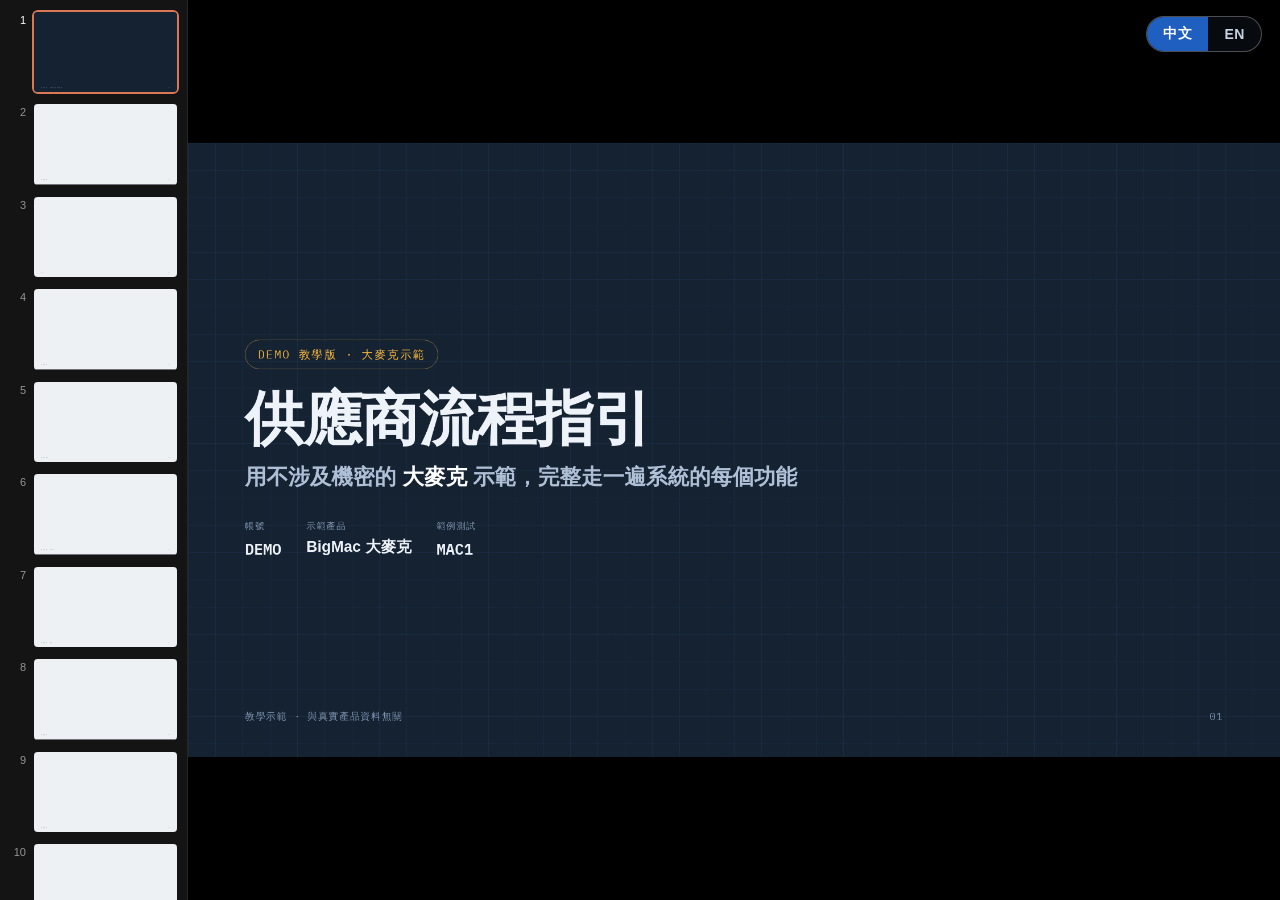
<file: 供應商流程指引 麥當勞版 (DEMO 中英).html>
<!doctype html>
<html lang="zh-Hant" data-lang="zh">
<head>
<meta charset="utf-8" />
<meta name="viewport" content="width=device-width, initial-scale=1.0" />
<title>供應商流程指引 · 麥當勞版 (DEMO 中英)</title>
<link rel="preconnect" href="https://fonts.googleapis.com" />
<link rel="preconnect" href="https://fonts.gstatic.com" crossorigin />
<link href="https://fonts.googleapis.com/css2?family=IBM+Plex+Sans:wght@400;500;600;700&family=IBM+Plex+Mono:wght@400;500;600&family=Noto+Sans+TC:wght@400;500;600;700;900&display=swap" rel="stylesheet" />
<link href="guide-v2.css" rel="stylesheet" />
<style>
  /* McDonald's demo accents (kept subtle; reuses guide-v2.css) */
  .ing{ display:flex; align-items:center; gap:14px; background:var(--surface); border:1px solid var(--line); border-radius:var(--r); padding:14px 18px; }
  .ing .ic{ width:46px;height:46px;flex:none;border-radius:8px;display:grid;place-items:center;background:var(--warn-soft);color:var(--warn);font-weight:700;font-family:var(--mono);font-size:16px; }
  .ing .inm{ font-size:20px;font-weight:600;line-height:1.2; }
  .ing .icd{ font-family:var(--mono);font-size:14px;color:var(--ink-3);margin-top:2px; }
  .ing .iqty{ margin-left:auto;font-family:var(--mono);font-size:18px;font-weight:700;color:var(--ink); }
  .cook{ display:grid;grid-template-columns:1fr 1fr;gap:12px; }
  .cook .ck{ display:flex;gap:14px;align-items:flex-start;background:var(--surface);border:1px solid var(--line);border-radius:var(--r);padding:14px 16px; }
  .cook .ck .cn{ font-family:var(--mono);font-size:15px;font-weight:700;color:#fff;background:var(--accent);width:34px;height:34px;border-radius:50%;display:grid;place-items:center;flex:none; }
  .cook .ck .ctt{ font-size:18px;font-weight:700;line-height:1.2; }
  .cook .ck .cdd{ font-size:14px;color:var(--ink-2);line-height:1.32;margin-top:3px; }
</style>
</head>
<body>
<template id="__bundler_thumbnail">
<svg viewBox="0 0 100 100" xmlns="http://www.w3.org/2000/svg">
  <rect width="100" height="100" fill="#152232"/>
  <g fill="none" stroke="#f4b63f" stroke-width="3.4" stroke-linecap="round" stroke-linejoin="round">
    <path d="M24 40a26 26 0 0 1 52 0"/><rect x="20" y="46" width="60" height="8" rx="4"/>
    <path d="M22 60h56M26 68h48"/>
  </g>
</svg>
</template>

<div class="langbar no-print" role="group" aria-label="language">
  <button id="lang-zh" class="on" onclick="setGuideLang('zh')">中文</button>
  <button id="lang-en" onclick="setGuideLang('en')">EN</button>
</div>

<deck-stage width="1920" height="1080">

  <!-- 1 · COVER -->
  <section class="slide dark" data-label="封面 Cover">
    <div style="margin:auto 0;">
      <div class="cover-badge anim" style="color:#f4b63f;border-color:rgba(244,182,63,.5);"><span class="zh">DEMO 教學版 · 大麥克示範</span><span class="en">DEMO tutorial · Big Mac demo</span></div>
      <h1 class="cover-h anim" style="animation-delay:.08s"><span class="zh">供應商流程指引</span><span class="en">Supplier Guide</span></h1>
      <div class="cover-sub anim" style="animation-delay:.16s"><span class="zh">用不涉及機密的 <b>大麥克</b> 示範，完整走一遍系統的每個功能</span><span class="en">A full, non-confidential walk-through using the <b>Big Mac</b> demo</span></div>
      <div class="cover-meta anim" style="animation-delay:.26s">
        <div class="cm"><span class="k"><span class="zh">帳號</span><span class="en">Account</span></span><span class="v mono">DEMO</span></div>
        <div class="cm"><span class="k"><span class="zh">示範產品</span><span class="en">Product</span></span><span class="v"><span class="zh">BigMac 大麥克</span><span class="en">BigMac</span></span></div>
        <div class="cm"><span class="k"><span class="zh">範例測試</span><span class="en">Example</span></span><span class="v mono">MAC1</span></div>
      </div>
    </div>
    <div class="ribbon"><span class="zh">教學示範 · 與真實產品資料無關</span><span class="en">Training demo · not real product data</span></div>
    <div class="pno">01</div>
  </section>

  <!-- 2 · OVERVIEW -->
  <section class="slide grid" data-label="流程總覽 Overview">
    <div class="kick anim"><span class="dot"></span><span class="zh">整體流程 · 十個步驟</span><span class="en">The journey · ten steps</span></div>
    <h2 class="stitle anim" style="font-size:54px; margin:20px 0 0; animation-delay:.05s"><span class="zh">供應商完整流程一覽（大麥克示範）</span><span class="en">The complete supplier flow (Big Mac demo)</span></h2>
    <div class="fcwrap">
      <div class="fcrow">
        <div class="fnode anim pop" style="animation-delay:.12s"><span class="fn-n">1</span><span class="fn-t"><span class="zh">登入</span><span class="en">Log in</span></span><span class="fn-d"><span class="zh">選 DEMO、輸入密碼</span><span class="en">Pick DEMO, enter code</span></span></div>
        <div class="farrow anim" style="animation-delay:.2s"><svg width="24" height="24" viewBox="0 0 24 24" fill="none" stroke="currentColor" stroke-width="2" stroke-linecap="round" stroke-linejoin="round"><polyline points="9 18 15 12 9 6"/></svg></div>
        <div class="fnode anim pop" style="animation-delay:.24s"><span class="fn-n">2</span><span class="fn-t"><span class="zh">目前專案</span><span class="en">Projects</span></span><span class="fn-d"><span class="zh">看到 BigMac 案子</span><span class="en">See the BigMac job</span></span></div>
        <div class="farrow anim" style="animation-delay:.32s"><svg width="24" height="24" viewBox="0 0 24 24" fill="none" stroke="currentColor" stroke-width="2" stroke-linecap="round" stroke-linejoin="round"><polyline points="9 18 15 12 9 6"/></svg></div>
        <div class="fnode anim pop" style="animation-delay:.36s"><span class="fn-n">3</span><span class="fn-t"><span class="zh">食材與廚具</span><span class="en">Ingredients &amp; tools</span></span><span class="fn-d"><span class="zh">制具＝食材、設備＝廚具</span><span class="en">Fixtures=food, equip=tools</span></span></div>
        <div class="farrow anim" style="animation-delay:.44s"><svg width="24" height="24" viewBox="0 0 24 24" fill="none" stroke="currentColor" stroke-width="2" stroke-linecap="round" stroke-linejoin="round"><polyline points="9 18 15 12 9 6"/></svg></div>
        <div class="fnode anim pop" style="animation-delay:.48s"><span class="fn-n">4</span><span class="fn-t"><span class="zh">製作＋對比照</span><span class="en">Cook + photo</span></span><span class="fn-d"><span class="zh">上傳實拍對比官圖</span><span class="en">Upload vs official</span></span></div>
        <div class="farrow anim" style="animation-delay:.56s"><svg width="24" height="24" viewBox="0 0 24 24" fill="none" stroke="currentColor" stroke-width="2" stroke-linecap="round" stroke-linejoin="round"><polyline points="9 18 15 12 9 6"/></svg></div>
        <div class="fnode anim pop" style="animation-delay:.6s"><span class="fn-n">5</span><span class="fn-t"><span class="zh">標準＋報告</span><span class="en">Criteria + report</span></span><span class="fn-d"><span class="zh">填結果並提交</span><span class="en">Fill &amp; submit</span></span></div>
      </div>
      <div class="fcrow">
        <div class="fnode anim pop" style="animation-delay:.66s"><span class="fn-n">6</span><span class="fn-t"><span class="zh">食材查詢</span><span class="en">Food lookup</span></span><span class="fn-d"><span class="zh">制具總覽反查</span><span class="en">Fixture overview</span></span></div>
        <div class="farrow anim" style="animation-delay:.74s"><svg width="24" height="24" viewBox="0 0 24 24" fill="none" stroke="currentColor" stroke-width="2" stroke-linecap="round" stroke-linejoin="round"><polyline points="9 18 15 12 9 6"/></svg></div>
        <div class="fnode anim pop" style="animation-delay:.78s"><span class="fn-n">7</span><span class="fn-t"><span class="zh">廚具查詢</span><span class="en">Tool lookup</span></span><span class="fn-d"><span class="zh">設備清單反查</span><span class="en">Equipment list</span></span></div>
        <div class="farrow anim" style="animation-delay:.86s"><svg width="24" height="24" viewBox="0 0 24 24" fill="none" stroke="currentColor" stroke-width="2" stroke-linecap="round" stroke-linejoin="round"><polyline points="9 18 15 12 9 6"/></svg></div>
        <div class="fnode anim pop" style="animation-delay:.9s"><span class="fn-n">8</span><span class="fn-t"><span class="zh">食材盤點</span><span class="en">Food stock</span></span><span class="fn-d"><span class="zh">數量提交（累加）</span><span class="en">Submit (sum)</span></span></div>
        <div class="farrow anim" style="animation-delay:.98s"><svg width="24" height="24" viewBox="0 0 24 24" fill="none" stroke="currentColor" stroke-width="2" stroke-linecap="round" stroke-linejoin="round"><polyline points="9 18 15 12 9 6"/></svg></div>
        <div class="fnode anim pop" style="animation-delay:1.02s"><span class="fn-n">9</span><span class="fn-t"><span class="zh">廚具盤點</span><span class="en">Tool count</span></span><span class="fn-d"><span class="zh">數量提交（取最高）</span><span class="en">Submit (max)</span></span></div>
        <div class="farrow anim" style="animation-delay:1.1s"><svg width="24" height="24" viewBox="0 0 24 24" fill="none" stroke="currentColor" stroke-width="2" stroke-linecap="round" stroke-linejoin="round"><polyline points="9 18 15 12 9 6"/></svg></div>
        <div class="fnode anim pop" style="animation-delay:1.14s"><span class="fn-n">10</span><span class="fn-t"><span class="zh">變更通知</span><span class="en">Change alerts</span></span><span class="fn-d"><span class="zh">鈴鐺與粉紅提示</span><span class="en">Bell &amp; pink cues</span></span></div>
      </div>
    </div>
    <div class="ribbon"><span class="zh">流程總覽</span><span class="en">Overview</span></div>
    <div class="pno">02</div>
  </section>

  <!-- 3 · STEP 1 LOGIN -->
  <section class="slide grid" data-label="步驟一 登入">
    <div class="rail anim">
      <div class="rstep cur"><span class="rn">01</span><span class="rt"><span class="zh">登入</span><span class="en">Login</span></span></div><div class="rconn"></div>
      <div class="rstep"><span class="rn">02</span><span class="rt"><span class="zh">專案</span><span class="en">Projects</span></span></div><div class="rconn"></div>
      <div class="rstep"><span class="rn">03</span><span class="rt"><span class="zh">食材廚具</span><span class="en">Food/tools</span></span></div><div class="rconn"></div>
      <div class="rstep"><span class="rn">04–05</span><span class="rt"><span class="zh">製作報告</span><span class="en">Cook</span></span></div><div class="rconn"></div>
      <div class="rstep"><span class="rn">06–09</span><span class="rt"><span class="zh">查詢盤點</span><span class="en">Lookup</span></span></div><div class="rconn"></div>
      <div class="rstep"><span class="rn">10</span><span class="rt"><span class="zh">通知</span><span class="en">Alerts</span></span></div>
    </div>
    <div class="body">
      <div class="col" style="justify-content:center; flex:1.1;">
        <span class="tag anim" style="animation-delay:.05s"><span class="zh">步驟 01</span><span class="en">Step 01</span></span>
        <h2 class="biglead anim" style="margin-top:16px; animation-delay:.1s"><span class="zh">選定廠商並輸入密碼</span><span class="en">Pick your company &amp; enter the code</span></h2>
        <p class="lead anim" style="animation-delay:.16s"><span class="zh">登入頁選 <b>「供應商」</b> 分頁，點 <b>DEMO</b>，輸入存取碼 <b>DEMO</b>，按「登入系統」。資料依帳號分開儲存並即時同步。</span><span class="en">On the login page pick the <b>Supplier</b> tab, choose <b>DEMO</b>, enter the code <b>DEMO</b>, press "Log in". Data is stored per account and synced live.</span></p>
        <div class="note anim" style="animation-delay:.24s">
          <svg width="24" height="24" viewBox="0 0 24 24" fill="none" stroke="currentColor" stroke-width="2" stroke-linecap="round" stroke-linejoin="round"><path d="M12 22s8-4 8-10V5l-8-3-8 3v7c0 6 8 10 8 10z"/></svg>
          <span class="zh">這是公開的教學帳號；正式供應商帳號的存取碼由品管部另行提供。</span><span class="en">This is a public training account; real supplier codes are issued separately by QC.</span>
        </div>
      </div>
      <div class="col anim" style="animation-delay:.2s; justify-content:center;">
        <div class="card" style="padding:38px 42px;">
          <div class="kick" style="font-size:15px;"><span class="dot"></span><span class="zh">供應商登入</span><span class="en">Supplier login</span></div>
          <div style="display:grid; grid-template-columns:1fr 1fr; gap:12px; margin:24px 0 20px;">
            <div style="border:1.5px solid var(--line); border-radius:5px; padding:14px 16px; display:flex; align-items:center; gap:12px;"><span style="width:32px;height:32px;border-radius:50%;background:var(--surface-2);color:var(--ink-3);display:grid;place-items:center;font-weight:700;">巨</span><span style="font-size:19px;font-weight:600;color:var(--ink-2);"><span class="zh">巨大機械</span><span class="en">Giant</span></span></div>
            <div style="border:1.5px solid var(--accent); background:var(--accent-soft); border-radius:5px; padding:14px 16px; display:flex; align-items:center; gap:12px;"><span style="width:32px;height:32px;border-radius:50%;background:var(--accent);color:#fff;display:grid;place-items:center;font-weight:700;">D</span><span style="font-size:19px;font-weight:600;">DEMO</span></div>
          </div>
          <div class="kick" style="font-size:14px; margin-bottom:10px;"><span class="zh">存取碼</span><span class="en">Access code</span></div>
          <div class="mono" style="border:1.5px solid var(--accent); border-radius:5px; padding:14px 16px; font-size:22px; letter-spacing:.3em; color:var(--ink);">DEMO</div>
          <div style="margin-top:20px; background:var(--accent); color:#fff; border-radius:5px; padding:15px; text-align:center; font-size:21px; font-weight:600;"><span class="zh">登入系統</span><span class="en">Log in</span></div>
        </div>
      </div>
    </div>
    <div class="ribbon"><span class="zh">登入</span><span class="en">Login</span></div>
    <div class="pno">03</div>
  </section>

  <!-- 4 · STEP 2 CURRENT PROJECTS -->
  <section class="slide grid" data-label="步驟二 目前專案">
    <div class="rail anim">
      <div class="rstep done"><span class="rn">01</span><span class="rt"><span class="zh">登入</span><span class="en">Login</span></span></div><div class="rconn"></div>
      <div class="rstep cur"><span class="rn">02</span><span class="rt"><span class="zh">專案</span><span class="en">Projects</span></span></div><div class="rconn"></div>
      <div class="rstep"><span class="rn">03</span><span class="rt"><span class="zh">食材廚具</span><span class="en">Food/tools</span></span></div><div class="rconn"></div>
      <div class="rstep"><span class="rn">04–05</span><span class="rt"><span class="zh">製作報告</span><span class="en">Cook</span></span></div><div class="rconn"></div>
      <div class="rstep"><span class="rn">06–09</span><span class="rt"><span class="zh">查詢盤點</span><span class="en">Lookup</span></span></div><div class="rconn"></div>
      <div class="rstep"><span class="rn">10</span><span class="rt"><span class="zh">通知</span><span class="en">Alerts</span></span></div>
    </div>
    <div style="display:flex; align-items:baseline; gap:18px; margin-bottom:6px;">
      <span class="tag anim" style="animation-delay:.05s"><span class="zh">步驟 02</span><span class="en">Step 02</span></span>
      <h2 class="stitle anim" style="font-size:46px; margin:0; animation-delay:.1s"><span class="zh">點左上「目前專案」看到分配的 BigMac</span><span class="en">Open "Current projects" — see the assigned BigMac</span></h2>
    </div>
    <p class="lead anim" style="animation-delay:.14s; margin:14px 0 26px;"><span class="zh">DEMO 只被分配到 <b>BigMac</b> 這個產品代號，涵蓋 <b>1</b> 項測試（MAC1 大麥克）。沒被分配的產品、食材與廚具都不會顯示。</span><span class="en">DEMO is assigned only the <b>BigMac</b> product code, covering <b>1</b> test (MAC1). Anything not assigned to DEMO — products, food, tools — stays hidden.</span></p>
    <div class="body" style="gap:36px;">
      <div class="col" style="flex:1.1;">
        <div class="projgrid" style="grid-template-columns:1fr;">
          <div class="projc anim" style="animation-delay:.2s">
            <div class="ph"><span class="pcode">Others-01</span><span class="pname">BigMac <span class="zh">大麥克</span></span><span class="tag" style="margin-left:auto;">Others</span></div>
            <div class="pb">
              <div class="prow"><span><span class="zh">涵蓋測試</span><span class="en">Covered tests</span></span><b>MAC1 · 大麥克</b></div>
              <div class="prow"><span><span class="zh">參數（點代號展開）</span><span class="en">Param (tap code)</span></span><b class="mono">BicMac 8.88 US</b></div>
              <div class="prow"><span><span class="zh">產品圖／規格圖</span><span class="en">Product / spec photo</span></span><b><span class="zh">可切換</span><span class="en">toggle</span></b></div>
            </div>
          </div>
        </div>
      </div>
      <div class="col anim" style="flex:.9; animation-delay:.24s;">
        <div class="kick" style="font-size:15px; margin-bottom:14px;"><span class="dot"></span><span class="zh">頁面可用功能</span><span class="en">What you can do here</span></div>
        <div class="feat">
          <div class="featc"><span class="fi"><svg width="22" height="22" viewBox="0 0 24 24" fill="none" stroke="currentColor" stroke-width="1.8" stroke-linecap="round" stroke-linejoin="round"><circle cx="11" cy="11" r="7"/><line x1="21" y1="21" x2="16.65" y2="16.65"/></svg></span><div><div class="ft"><span class="zh">測試項目</span><span class="en">Tests</span></div><div class="fd"><span class="zh">點 MAC1 看做法</span><span class="en">Open MAC1</span></div></div></div>
          <div class="featc"><span class="fi"><svg width="22" height="22" viewBox="0 0 24 24" fill="none" stroke="currentColor" stroke-width="1.8" stroke-linecap="round" stroke-linejoin="round"><path d="M21 16V8a2 2 0 0 0-1-1.73l-7-4a2 2 0 0 0-2 0l-7 4A2 2 0 0 0 3 8v8a2 2 0 0 0 1 1.73l7 4a2 2 0 0 0 2 0l7-4A2 2 0 0 0 21 16z"/></svg></span><div><div class="ft"><span class="zh">食材總覽</span><span class="en">Ingredients</span></div><div class="fd"><span class="zh">反查食材用量</span><span class="en">Reverse lookup</span></div></div></div>
          <div class="featc"><span class="fi"><svg width="22" height="22" viewBox="0 0 24 24" fill="none" stroke="currentColor" stroke-width="1.8" stroke-linecap="round" stroke-linejoin="round"><path d="M13 2 3 14h7l-1 8 10-12h-7z"/></svg></span><div><div class="ft"><span class="zh">盤點</span><span class="en">Stock-take</span></div><div class="fd"><span class="zh">食材與廚具盤點</span><span class="en">Food &amp; tools</span></div></div></div>
          <div class="featc"><span class="fi"><svg width="22" height="22" viewBox="0 0 24 24" fill="none" stroke="currentColor" stroke-width="1.8" stroke-linecap="round" stroke-linejoin="round"><path d="M18 8A6 6 0 0 0 6 8c0 7-3 9-3 9h18s-3-2-3-9"/><path d="M13.73 21a2 2 0 0 1-3.46 0"/></svg></span><div><div class="ft"><span class="zh">變更通知</span><span class="en">Alerts</span></div><div class="fd"><span class="zh">鈴鐺看更新</span><span class="en">Bell for updates</span></div></div></div>
        </div>
      </div>
    </div>
    <div class="ribbon"><span class="zh">目前專案</span><span class="en">Current projects</span></div>
    <div class="pno">04</div>
  </section>

  <!-- 5 · STEP 3 INGREDIENTS + TOOLS -->
  <section class="slide grid" data-label="步驟三 食材廚具">
    <div class="rail anim">
      <div class="rstep done"><span class="rn">01</span><span class="rt"><span class="zh">登入</span><span class="en">Login</span></span></div><div class="rconn"></div>
      <div class="rstep done"><span class="rn">02</span><span class="rt"><span class="zh">專案</span><span class="en">Projects</span></span></div><div class="rconn"></div>
      <div class="rstep cur"><span class="rn">03</span><span class="rt"><span class="zh">食材廚具</span><span class="en">Food/tools</span></span></div><div class="rconn"></div>
      <div class="rstep"><span class="rn">04–05</span><span class="rt"><span class="zh">製作報告</span><span class="en">Cook</span></span></div><div class="rconn"></div>
      <div class="rstep"><span class="rn">06–09</span><span class="rt"><span class="zh">查詢盤點</span><span class="en">Lookup</span></span></div><div class="rconn"></div>
      <div class="rstep"><span class="rn">10</span><span class="rt"><span class="zh">通知</span><span class="en">Alerts</span></span></div>
    </div>
    <div style="display:flex; align-items:baseline; gap:18px;">
      <span class="tag anim" style="animation-delay:.05s"><span class="zh">步驟 03</span><span class="en">Step 03</span></span>
      <h2 class="stitle anim" style="font-size:44px; margin:0; animation-delay:.1s"><span class="zh">點 MAC1，確認「食材」與「廚具」</span><span class="en">Open MAC1 — confirm ingredients &amp; tools</span></h2>
      <span class="mono anim" style="animation-delay:.14s; color:var(--ink-3); font-size:20px; margin-left:auto;"><span class="zh">煎台 250℃</span><span class="en">Griddle 250℃</span></span>
    </div>
    <div class="body" style="margin-top:24px; gap:36px;">
      <div class="col" style="flex:1.25;">
        <div class="kick anim" style="font-size:15px; margin-bottom:12px; animation-delay:.16s"><span class="dot"></span><span class="zh">所需制具（＝食材）· 6 項</span><span class="en">Fixtures (＝ingredients) · 6</span></div>
        <div class="tiles" style="grid-template-columns:1fr 1fr; gap:12px;">
          <div class="ing anim" style="animation-delay:.2s"><span class="ic">Mc1</span><span><span class="inm"><span class="zh">芝麻麵包</span><span class="en">Sesame bun</span></span><span class="icd">Mc1</span></span><span class="iqty">×1 pcs</span></div>
          <div class="ing anim" style="animation-delay:.24s"><span class="ic">Mc2</span><span><span class="inm"><span class="zh">牛肉排</span><span class="en">Beef pattie</span></span><span class="icd">Mc2</span></span><span class="iqty">×1 pcs</span></div>
          <div class="ing anim" style="animation-delay:.28s"><span class="ic">Mc3</span><span><span class="inm"><span class="zh">清脆生菜絲</span><span class="en">Shredded lettuce</span></span><span class="icd">Mc3</span></span><span class="iqty">×1 set</span></div>
          <div class="ing anim" style="animation-delay:.32s"><span class="ic">Mc4</span><span><span class="inm"><span class="zh">酸黃瓜片</span><span class="en">Pickle slices</span></span><span class="icd">Mc4</span></span><span class="iqty">×1 set</span></div>
          <div class="ing anim" style="animation-delay:.36s"><span class="ic">Mc5</span><span><span class="inm"><span class="zh">切達起司片</span><span class="en">Cheddar slice</span></span><span class="icd">Mc5</span></span><span class="iqty">×2 slice</span></div>
          <div class="ing anim" style="animation-delay:.4s"><span class="ic">Mc6</span><span><span class="inm"><span class="zh">番茄</span><span class="en">Tomato</span></span><span class="icd">Mc6</span></span><span class="iqty">×2 slice</span></div>
        </div>
      </div>
      <div class="col anim" style="flex:.9; animation-delay:.3s;">
        <div class="kick" style="font-size:15px; margin-bottom:12px;"><span class="dot"></span><span class="zh">所需設備（＝廚具）· 可共用</span><span class="en">Equipment (＝tools) · shared</span></div>
        <div class="eqgrid" style="grid-template-columns:1fr;">
          <div class="eqtile"><span class="eqi"><svg width="34" height="34" viewBox="0 0 24 24" fill="none" stroke="currentColor" stroke-width="1.7" stroke-linecap="round" stroke-linejoin="round"><rect x="2" y="7" width="20" height="10" rx="2"/><line x1="6" y1="17" x2="6" y2="21"/><line x1="18" y1="17" x2="18" y2="21"/></svg></span><div><div class="eqn"><span class="zh">煎台</span><span class="en">Griddle</span></div><div class="eqc">McA · ×1</div></div></div>
          <div class="eqtile act"><span class="eqi"><svg width="34" height="34" viewBox="0 0 24 24" fill="none" stroke="currentColor" stroke-width="1.7" stroke-linecap="round" stroke-linejoin="round"><path d="M3 11h11v3a4 4 0 0 1-4 4H7a4 4 0 0 1-4-4z"/><line x1="14" y1="12" x2="21" y2="5"/></svg></span><div><div class="eqn"><span class="zh">漢堡煎鏟</span><span class="en">Spatula</span></div><div class="eqc">McB · ×1</div></div></div>
          <div class="eqtile ins"><span class="eqi"><svg width="34" height="34" viewBox="0 0 24 24" fill="none" stroke="currentColor" stroke-width="1.7" stroke-linecap="round" stroke-linejoin="round"><rect x="3" y="4" width="18" height="16" rx="2"/><line x1="3" y1="10" x2="21" y2="10"/><line x1="7" y1="15" x2="10" y2="15"/></svg></span><div><div class="eqn"><span class="zh">麵包烘烤機</span><span class="en">Bun toaster</span></div><div class="eqc">McC · ×1</div></div></div>
        </div>
        <div class="note" style="margin-top:16px; font-size:19px;"><svg width="22" height="22" viewBox="0 0 24 24" fill="none" stroke="currentColor" stroke-width="2" stroke-linecap="round" stroke-linejoin="round"><path d="M13 2 3 14h7l-1 8 10-12h-7z"/></svg><span class="zh">食材<b>用掉就要補</b>（累加）；廚具<b>可共用</b>（取最高）。</span><span class="en">Food is <b>consumed</b> (sum); tools are <b>shared</b> (max).</span></div>
      </div>
    </div>
    <div class="ribbon"><span class="zh">食材與廚具</span><span class="en">Ingredients &amp; tools</span></div>
    <div class="pno">05</div>
  </section>

  <!-- 6 · STEP 4 COOK STEPS + PHOTO COMPARE -->
  <section class="slide grid" data-label="步驟四 製作對比">
    <div class="rail anim">
      <div class="rstep done"><span class="rn">01</span><span class="rt"><span class="zh">登入</span><span class="en">Login</span></span></div><div class="rconn"></div>
      <div class="rstep done"><span class="rn">02</span><span class="rt"><span class="zh">專案</span><span class="en">Projects</span></span></div><div class="rconn"></div>
      <div class="rstep done"><span class="rn">03</span><span class="rt"><span class="zh">食材廚具</span><span class="en">Food/tools</span></span></div><div class="rconn"></div>
      <div class="rstep cur"><span class="rn">04</span><span class="rt"><span class="zh">製作</span><span class="en">Cook</span></span></div><div class="rconn"></div>
      <div class="rstep"><span class="rn">05</span><span class="rt"><span class="zh">報告</span><span class="en">Report</span></span></div><div class="rconn"></div>
      <div class="rstep"><span class="rn">06–10</span><span class="rt"><span class="zh">查詢通知</span><span class="en">More</span></span></div>
    </div>
    <div style="display:flex; align-items:baseline; gap:18px; margin-bottom:16px;">
      <span class="tag anim" style="animation-delay:.05s"><span class="zh">步驟 04</span><span class="en">Step 04</span></span>
      <h2 class="stitle anim" style="font-size:42px; margin:0; animation-delay:.1s"><span class="zh">照 7 個步驟製作，上傳實拍對比官方成品圖</span><span class="en">Follow the 7 steps; upload your photo beside the official one</span></h2>
    </div>
    <div class="body" style="gap:30px;">
      <div class="col" style="flex:1.12;">
        <div class="cook">
          <div class="ck anim" style="animation-delay:.14s"><span class="cn">1</span><div><div class="ctt"><span class="zh">烘烤麵包</span><span class="en">The Toast</span></div><div class="cdd"><span class="zh">三片麵包切面朝下，烘至金黃酥脆。</span><span class="en">Toast all three buns cut-side down until crisp.</span></div></div></div>
          <div class="ck anim" style="animation-delay:.19s"><span class="cn">2</span><div><div class="ctt"><span class="zh">醬汁與底層鋪料</span><span class="en">The Foundation</span></div><div class="cdd"><span class="zh">底層＋中層各塗特製醬、洋蔥、生菜、起司／酸黃瓜。</span><span class="en">Sauce, onion, lettuce, cheese/pickles on both buns.</span></div></div></div>
          <div class="ck anim" style="animation-delay:.24s"><span class="cn">3</span><div><div class="ctt"><span class="zh">高溫煎製牛肉排</span><span class="en">The Sear</span></div><div class="cdd"><span class="zh">大火壓煎 10 秒鎖汁，兩面各煎約 1 分鐘。</span><span class="en">Press-sear 10s, ~1 min per side.</span></div></div></div>
          <div class="ck anim" style="animation-delay:.29s"><span class="cn">4</span><div><div class="ctt"><span class="zh">黃金交疊組裝 I</span><span class="en">Building Up I</span></div><div class="cdd"><span class="zh">兩片肉排分別放上底層與中層生菜。</span><span class="en">Place each patty on its lettuce layer.</span></div></div></div>
          <div class="ck anim" style="animation-delay:.34s"><span class="cn">5</span><div><div class="ctt"><span class="zh">黃金交疊組裝 II</span><span class="en">Building Up II</span></div><div class="cdd"><span class="zh">中層疊上底層，蓋上頂層芝麻麵包，完成七層。</span><span class="en">Stack middle on bottom, crown with sesame bun.</span></div></div></div>
          <div class="ck anim" style="animation-delay:.39s"><span class="cn">6</span><div><div class="ctt"><span class="zh">包裝檢驗</span><span class="en">Quality Check</span></div><div class="cdd"><span class="zh">裝盒後檢查筆直、七層分明、無外溢。</span><span class="en">Boxed: upright, 7 layers, no spillover.</span></div></div></div>
          <div class="ck anim" style="animation-delay:.44s; grid-column:1 / -1;"><span class="cn">7</span><div><div class="ctt"><span class="zh">封盒出餐</span><span class="en">Clamshell for Serving</span></div><div class="cdd"><span class="zh">雙手扣緊掀蓋盒，鎖住熱氣與風味，出餐。</span><span class="en">Snap-lock the clamshell to trap steam &amp; flavor, then serve.</span></div></div></div>
        </div>
      </div>
      <div class="col anim" style="flex:.9; animation-delay:.24s;">
        <div style="display:grid; grid-template-columns:1fr 1fr; gap:14px; flex:1; min-height:0;">
          <div style="display:flex; flex-direction:column;">
            <div class="schem" style="flex:1;">
              <span class="frame-lbl"><span class="zh">官方成品圖</span><span class="en">Official</span></span>
              <div class="photo-ph" style="width:100%;height:100%;"><svg width="32" height="32" viewBox="0 0 24 24" fill="none" stroke="currentColor" stroke-width="1.6" stroke-linecap="round" stroke-linejoin="round"><path d="M23 19a2 2 0 0 1-2 2H3a2 2 0 0 1-2-2V8a2 2 0 0 1 2-2h4l2-3h6l2 3h4a2 2 0 0 1 2 2z"/><circle cx="12" cy="13" r="4"/></svg><span class="ph-t"><span class="zh">大麥克水彩圖</span><span class="en">Big Mac art</span></span><span class="ph-s"><span class="zh">（系統內建 · 匯出照片後放入）</span><span class="en">(built-in · from export)</span></span></div>
            </div>
            <div class="figcap"><span class="zh">系統內建 · 官方標準</span><span class="en">Built-in · standard</span></div>
          </div>
          <div style="display:flex; flex-direction:column;">
            <div class="schem" style="flex:1;">
              <span class="frame-lbl sup"><span class="zh">DEMO 實拍</span><span class="en">DEMO photo</span></span>
              <div class="photo-ph" style="width:100%;height:100%;"><svg width="32" height="32" viewBox="0 0 24 24" fill="none" stroke="currentColor" stroke-width="1.6" stroke-linecap="round" stroke-linejoin="round"><line x1="12" y1="5" x2="12" y2="19"/><line x1="5" y1="12" x2="19" y2="12"/></svg><span class="ph-t"><span class="zh">供應商上傳照片</span><span class="en">Supplier upload</span></span><span class="ph-s"><span class="zh">（你的成品實拍）</span><span class="en">(your result)</span></span></div>
            </div>
            <div class="figcap"><span class="zh">你的實拍 · 並排對比</span><span class="en">Your photo · compare</span></div>
          </div>
        </div>
      </div>
    </div>
    <div class="note pink anim" style="animation-delay:.5s; margin-top:16px;"><svg width="22" height="22" viewBox="0 0 24 24" fill="none" stroke="currentColor" stroke-width="2" stroke-linecap="round" stroke-linejoin="round"><path d="M12 20h9"/><path d="M16.5 3.5a2.12 2.12 0 0 1 3 3L7 19l-4 1 1-4Z"/></svg><span class="zh">你的實拍<b>不會覆蓋官方圖</b>——並排顯示，且各供應商只看得到自己的版本。</span><span class="en">Your photo <b>never replaces the official one</b> — side-by-side, and each supplier sees only their own.</span></div>
    <div class="ribbon"><span class="zh">製作步驟 · 對比照片</span><span class="en">Cook · photo compare</span></div>
    <div class="pno">06</div>
  </section>

  <!-- 7 · STEP 5 PASS + REPORT -->
  <section class="slide grid" data-label="步驟五 標準報告">
    <div class="rail anim">
      <div class="rstep done"><span class="rn">01–03</span><span class="rt"><span class="zh">前段</span><span class="en">Earlier</span></span></div><div class="rconn"></div>
      <div class="rstep done"><span class="rn">04</span><span class="rt"><span class="zh">製作</span><span class="en">Cook</span></span></div><div class="rconn"></div>
      <div class="rstep cur"><span class="rn">05</span><span class="rt"><span class="zh">報告</span><span class="en">Report</span></span></div><div class="rconn"></div>
      <div class="rstep"><span class="rn">06–09</span><span class="rt"><span class="zh">查詢盤點</span><span class="en">Lookup</span></span></div><div class="rconn"></div>
      <div class="rstep"><span class="rn">10</span><span class="rt"><span class="zh">通知</span><span class="en">Alerts</span></span></div>
    </div>
    <div style="display:flex; align-items:baseline; gap:18px; margin-bottom:18px;">
      <span class="tag anim" style="animation-delay:.05s"><span class="zh">步驟 05</span><span class="en">Step 05</span></span>
      <h2 class="stitle anim" style="font-size:44px; margin:0; animation-delay:.1s"><span class="zh">理解通過標準，填寫報告並提交</span><span class="en">Read the pass criteria, fill the report, submit</span></h2>
    </div>
    <div class="body" style="gap:36px;">
      <div class="col" style="flex:1;">
        <div class="kick anim" style="font-size:15px; margin-bottom:12px; animation-delay:.14s"><span class="dot"></span><span class="zh">通過標準（成品驗收）</span><span class="en">Pass criteria (final QC)</span></div>
        <div class="pass">
          <div class="passc anim" style="animation-delay:.18s"><span class="pc-i"><svg width="18" height="18" viewBox="0 0 24 24" fill="none" stroke="currentColor" stroke-width="2.4" stroke-linecap="round" stroke-linejoin="round"><polyline points="20 6 9 17 4 12"/></svg></span><span class="pc-t"><span class="zh">漢堡 <b>筆直不傾斜</b>，經典 <b>七層結構</b> 層次分明、飽滿定型。</span><span class="en">The burger stands <b>straight</b>; the iconic <b>7-layer</b> structure is defined and intact.</span></span></div>
          <div class="passc anim" style="animation-delay:.26s"><span class="pc-i"><svg width="18" height="18" viewBox="0 0 24 24" fill="none" stroke="currentColor" stroke-width="2.4" stroke-linecap="round" stroke-linejoin="round"><polyline points="20 6 9 17 4 12"/></svg></span><span class="pc-t"><span class="zh">生菜洋蔥整齊收納，起司微融垂墜，<b>盒身乾淨無外溢</b>。</span><span class="en">Lettuce &amp; onion neatly tucked, cheese draped, <b>box clean, no spillover</b>.</span></span></div>
        </div>
      </div>
      <div class="col anim" style="flex:1.1; animation-delay:.24s;">
        <div class="kick" style="font-size:15px; margin-bottom:12px;"><span class="dot"></span><span class="zh">上傳報告</span><span class="en">Submit report</span></div>
        <div class="rep" style="grid-template-columns:1fr 1fr;">
          <div class="repf"><div class="rk"><span class="zh">測試結果</span><span class="en">Result</span></div><div class="toggle"><span class="on-ok"><span class="zh">通過</span><span class="en">Pass</span></span><span class="off"><span class="zh">不通過</span><span class="en">Fail</span></span></div></div>
          <div class="repf"><div class="rk"><span class="zh">量測數據</span><span class="en">Data</span></div><div class="rv" style="color:var(--ink-2); font-weight:500; font-size:19px;"><span class="zh">煎台 250℃；成品高度符合</span><span class="en">Griddle 250℃; height OK</span></div></div>
          <div class="repf" style="grid-column:1 / -1;"><div class="rk"><span class="zh">報告照片</span><span class="en">Photos</span></div><div class="rv" style="display:flex; gap:10px; margin-top:14px;"><span style="width:56px;height:56px;border:1px dashed var(--line-strong);border-radius:5px;display:grid;place-items:center;color:var(--ink-3);"><svg width="20" height="20" viewBox="0 0 24 24" fill="none" stroke="currentColor" stroke-width="2" stroke-linecap="round" stroke-linejoin="round"><line x1="12" y1="5" x2="12" y2="19"/><line x1="5" y1="12" x2="19" y2="12"/></svg></span><span style="width:56px;height:56px;background:var(--surface-2);border:1px solid var(--line);border-radius:5px;"></span></div></div>
        </div>
        <div style="margin-top:16px; background:var(--accent); color:#fff; border-radius:6px; padding:15px; text-align:center; font-size:21px; font-weight:600;"><span class="zh">提交報告</span><span class="en">Submit report</span></div>
      </div>
    </div>
    <div class="note anim" style="animation-delay:.4s"><svg width="24" height="24" viewBox="0 0 24 24" fill="none" stroke="currentColor" stroke-width="2" stroke-linecap="round" stroke-linejoin="round"><polyline points="20 6 9 17 4 12"/></svg><span class="zh">送出後管理員即可在「測試結果」看到 DEMO 的回報。</span><span class="en">Once submitted, the admin sees DEMO's report under "Results".</span></div>
    <div class="ribbon"><span class="zh">通過標準 · 報告</span><span class="en">Criteria · report</span></div>
    <div class="pno">07</div>
  </section>

  <!-- 8 · STEP 6 INGREDIENT LOOKUP -->
  <section class="slide grid" data-label="步驟六 食材查詢">
    <div class="rail anim">
      <div class="rstep done"><span class="rn">01–05</span><span class="rt"><span class="zh">前段</span><span class="en">Earlier</span></span></div><div class="rconn"></div>
      <div class="rstep cur"><span class="rn">06</span><span class="rt"><span class="zh">食材查詢</span><span class="en">Food lookup</span></span></div><div class="rconn"></div>
      <div class="rstep"><span class="rn">07</span><span class="rt"><span class="zh">廚具查詢</span><span class="en">Tool lookup</span></span></div><div class="rconn"></div>
      <div class="rstep"><span class="rn">08–09</span><span class="rt"><span class="zh">盤點</span><span class="en">Stock</span></span></div><div class="rconn"></div>
      <div class="rstep"><span class="rn">10</span><span class="rt"><span class="zh">通知</span><span class="en">Alerts</span></span></div>
    </div>
    <div class="body">
      <div class="col" style="justify-content:center; flex:.9;">
        <span class="tag anim" style="animation-delay:.05s"><span class="zh">步驟 06</span><span class="en">Step 06</span></span>
        <h2 class="biglead anim" style="margin-top:16px; animation-delay:.1s"><span class="zh">食材怎麼查</span><span class="en">How to look up an ingredient</span></h2>
        <p class="lead anim" style="animation-delay:.16s"><span class="zh">點 <b>「食材總覽」</b>（制具總覽），反查每項食材用在哪些測試、總需求與庫存狀態。需求為各測試<b>累加</b>。</span><span class="en">Open <b>Ingredients</b> (fixtures) to reverse-look-up each item: which tests use it, total demand and stock. Demand is <b>summed</b>.</span></p>
        <div class="note anim" style="animation-delay:.24s"><svg width="24" height="24" viewBox="0 0 24 24" fill="none" stroke="currentColor" stroke-width="2" stroke-linecap="round" stroke-linejoin="round"><path d="M21 16V8a2 2 0 0 0-1-1.73l-7-4a2 2 0 0 0-2 0l-7 4A2 2 0 0 0 3 8v8a2 2 0 0 0 1 1.73l7 4a2 2 0 0 0 2 0l7-4A2 2 0 0 0 21 16z"/></svg><span class="zh">只顯示你被分配專案用到的食材。</span><span class="en">Shows only ingredients used by your assigned projects.</span></div>
      </div>
      <div class="col anim" style="animation-delay:.2s; justify-content:center;">
        <div class="card" style="padding:30px 34px;">
          <div style="display:flex; align-items:center; gap:12px; border:1px solid var(--line); border-radius:6px; padding:12px 16px; margin-bottom:20px;"><svg width="20" height="20" viewBox="0 0 24 24" fill="none" stroke="var(--ink-3)" stroke-width="2" stroke-linecap="round" stroke-linejoin="round"><circle cx="11" cy="11" r="7"/><line x1="21" y1="21" x2="16.65" y2="16.65"/></svg><span class="mono" style="font-size:19px; color:var(--ink-2);"><span class="zh">起司</span><span class="en">cheese</span></span></div>
          <div style="display:flex; align-items:center; gap:16px; padding:16px; border:1px solid var(--line); border-radius:6px;">
            <span class="ic" style="width:60px;height:60px;font-size:16px;background:var(--warn-soft);color:var(--warn);border-radius:8px;display:grid;place-items:center;font-family:var(--mono);font-weight:700;">Mc5</span>
            <div style="flex:1;"><div class="mono" style="color:var(--accent); font-size:15px; font-weight:600;">Mc5</div><div style="font-size:22px; font-weight:700; margin:3px 0;"><span class="zh">切達起司片</span><span class="en">Cheddar slice</span></div><div class="mono" style="font-size:15px; color:var(--ink-3);"><span class="zh">用於 1 項 · 需求 ×2</span><span class="en">in 1 test · demand ×2</span></div></div>
            <span class="badge-ok"><span class="zh">充足</span><span class="en">OK</span></span>
          </div>
        </div>
      </div>
    </div>
    <div class="ribbon"><span class="zh">食材查詢</span><span class="en">Ingredient lookup</span></div>
    <div class="pno">08</div>
  </section>

  <!-- 9 · STEP 7 TOOL LOOKUP -->
  <section class="slide grid" data-label="步驟七 廚具查詢">
    <div class="rail anim">
      <div class="rstep done"><span class="rn">01–05</span><span class="rt"><span class="zh">前段</span><span class="en">Earlier</span></span></div><div class="rconn"></div>
      <div class="rstep done"><span class="rn">06</span><span class="rt"><span class="zh">食材查詢</span><span class="en">Food</span></span></div><div class="rconn"></div>
      <div class="rstep cur"><span class="rn">07</span><span class="rt"><span class="zh">廚具查詢</span><span class="en">Tool lookup</span></span></div><div class="rconn"></div>
      <div class="rstep"><span class="rn">08–09</span><span class="rt"><span class="zh">盤點</span><span class="en">Stock</span></span></div><div class="rconn"></div>
      <div class="rstep"><span class="rn">10</span><span class="rt"><span class="zh">通知</span><span class="en">Alerts</span></span></div>
    </div>
    <div class="body">
      <div class="col" style="justify-content:center; flex:.9;">
        <span class="tag anim" style="animation-delay:.05s"><span class="zh">步驟 07</span><span class="en">Step 07</span></span>
        <h2 class="biglead anim" style="margin-top:16px; animation-delay:.1s"><span class="zh">廚具怎麼查</span><span class="en">How to look up a tool</span></h2>
        <p class="lead anim" style="animation-delay:.16s"><span class="zh"><b>「設備盤點」</b> 頁列出每項廚具用在哪些測試。需求為所有測試的 <b>最高單次用量</b>（廚具共用、不累加）。</span><span class="en">The <b>Equipment</b> page lists which tests use each tool. Demand is the <b>peak per-test usage</b> (shared, not summed).</span></p>
        <div class="note anim" style="animation-delay:.24s"><svg width="24" height="24" viewBox="0 0 24 24" fill="none" stroke="currentColor" stroke-width="2" stroke-linecap="round" stroke-linejoin="round"><path d="M13 2 3 14h7l-1 8 10-12h-7z"/></svg><span class="zh">同一個煎台可以做很多測試，所以算「最高」不是「相加」。</span><span class="en">One griddle serves many tests — so it's the "max", not a sum.</span></div>
      </div>
      <div class="col anim" style="animation-delay:.2s; justify-content:center;">
        <div class="card" style="padding:30px 34px;">
          <div style="display:flex; align-items:center; gap:16px; padding:16px; border:1px solid var(--line); border-radius:6px; margin-bottom:14px;">
            <span style="width:60px;height:60px;border-radius:8px;background:color-mix(in srgb,var(--accent) 13%,transparent);color:var(--accent);display:grid;place-items:center;flex:none;"><svg width="30" height="30" viewBox="0 0 24 24" fill="none" stroke="currentColor" stroke-width="1.7" stroke-linecap="round" stroke-linejoin="round"><rect x="2" y="7" width="20" height="10" rx="2"/><line x1="6" y1="17" x2="6" y2="21"/><line x1="18" y1="17" x2="18" y2="21"/></svg></span>
            <div style="flex:1;"><div style="font-size:22px; font-weight:700;"><span class="zh">煎台</span><span class="en">Griddle</span></div><div class="mono" style="font-size:15px; color:var(--ink-3); margin-top:3px;">McA</div></div>
            <div style="text-align:right;"><div class="mono" style="font-size:14px;color:var(--ink-3);"><span class="zh">需求(最高)</span><span class="en">Peak</span></div><div style="font-size:30px;font-weight:800;color:var(--accent);">1</div></div>
          </div>
          <div style="display:flex; align-items:center; gap:16px; padding:16px; border:1px solid var(--line); border-radius:6px;">
            <span style="width:60px;height:60px;border-radius:8px;background:var(--ok-soft);color:var(--ok);display:grid;place-items:center;flex:none;"><svg width="30" height="30" viewBox="0 0 24 24" fill="none" stroke="currentColor" stroke-width="1.7" stroke-linecap="round" stroke-linejoin="round"><rect x="3" y="4" width="18" height="16" rx="2"/><line x1="3" y1="10" x2="21" y2="10"/></svg></span>
            <div style="flex:1;"><div style="font-size:22px; font-weight:700;"><span class="zh">麵包烘烤機</span><span class="en">Bun toaster</span></div><div class="mono" style="font-size:15px; color:var(--ink-3); margin-top:3px;">McC</div></div>
            <div style="text-align:right;"><div class="mono" style="font-size:14px;color:var(--ink-3);"><span class="zh">需求(最高)</span><span class="en">Peak</span></div><div style="font-size:30px;font-weight:800;color:var(--accent);">1</div></div>
          </div>
        </div>
      </div>
    </div>
    <div class="ribbon"><span class="zh">廚具查詢</span><span class="en">Tool lookup</span></div>
    <div class="pno">09</div>
  </section>

  <!-- 10 · STEP 8 FOOD STOCK-TAKE -->
  <section class="slide grid" data-label="步驟八 食材盤點">
    <div class="rail anim">
      <div class="rstep done"><span class="rn">01–07</span><span class="rt"><span class="zh">前段</span><span class="en">Earlier</span></span></div><div class="rconn"></div>
      <div class="rstep cur"><span class="rn">08</span><span class="rt"><span class="zh">食材盤點</span><span class="en">Food stock</span></span></div><div class="rconn"></div>
      <div class="rstep"><span class="rn">09</span><span class="rt"><span class="zh">廚具盤點</span><span class="en">Tool count</span></span></div><div class="rconn"></div>
      <div class="rstep"><span class="rn">10</span><span class="rt"><span class="zh">通知</span><span class="en">Alerts</span></span></div>
    </div>
    <div style="display:flex; align-items:baseline; gap:18px; margin-bottom:8px;">
      <span class="tag anim" style="animation-delay:.05s"><span class="zh">步驟 08</span><span class="en">Step 08</span></span>
      <h2 class="stitle anim" style="font-size:44px; margin:0; animation-delay:.1s"><span class="zh">食材盤點：輸入實際數量並提交</span><span class="en">Food stock-take: enter counts and submit</span></h2>
    </div>
    <p class="lead anim" style="animation-delay:.14s; margin:12px 0 24px;"><span class="zh">在 <b>「庫存盤點」</b> 頁用 <b>＋／−</b> 或直接輸入各食材的實際數量。需求為<b>累加</b>；不足會反<b>粉紅</b>並標記短缺。輸入即自動儲存並同步。</span><span class="en">On <b>Stock-take</b>, set each ingredient's quantity with <b>＋／−</b> or typing. Demand is <b>summed</b>; shortfalls turn <b>pink</b>. Entries auto-save and sync.</span></p>
    <div class="stk">
      <div class="stkrow anim" style="animation-delay:.18s"><div><div class="sk-n"><span class="zh">切達起司片</span><span class="en">Cheddar slice</span></div><div class="sk-c">Mc5</div></div><div class="sk-need"><span class="zh">需求</span><span class="en">Need</span> 2</div><div class="stepper"><b>−</b><span class="val">2</span><b>+</b></div><span class="badge-ok"><span class="zh">充足</span><span class="en">OK</span></span></div>
      <div class="stkrow short anim" style="animation-delay:.26s"><div><div class="sk-n"><span class="zh">番茄</span><span class="en">Tomato</span></div><div class="sk-c">Mc6</div></div><div class="sk-need"><span class="zh">需求</span><span class="en">Need</span> 2</div><div class="stepper"><b>−</b><span class="val">1</span><b>+</b></div><span class="badge-short"><span class="zh">短缺 −1</span><span class="en">short −1</span></span></div>
      <div class="stkrow anim" style="animation-delay:.34s"><div><div class="sk-n"><span class="zh">芝麻麵包</span><span class="en">Sesame bun</span></div><div class="sk-c">Mc1</div></div><div class="sk-need"><span class="zh">需求</span><span class="en">Need</span> 1</div><div class="stepper"><b>−</b><span class="val">3</span><b>+</b></div><span class="badge-ok"><span class="zh">充足</span><span class="en">OK</span></span></div>
    </div>
    <div class="note anim" style="animation-delay:.42s"><svg width="24" height="24" viewBox="0 0 24 24" fill="none" stroke="currentColor" stroke-width="2" stroke-linecap="round" stroke-linejoin="round"><polyline points="20 6 9 17 4 12"/></svg><span class="zh">粉紅底＝短缺需補齊。完成後管理員在盤點總覽看到 DEMO 的回報。</span><span class="en">Pink = shortfall to top up. When done, the admin sees DEMO's counts.</span></div>
    <div class="ribbon"><span class="zh">食材盤點</span><span class="en">Food stock-take</span></div>
    <div class="pno">10</div>
  </section>

  <!-- 11 · STEP 9 TOOL COUNT -->
  <section class="slide grid" data-label="步驟九 廚具盤點">
    <div class="rail anim">
      <div class="rstep done"><span class="rn">01–07</span><span class="rt"><span class="zh">前段</span><span class="en">Earlier</span></span></div><div class="rconn"></div>
      <div class="rstep done"><span class="rn">08</span><span class="rt"><span class="zh">食材盤點</span><span class="en">Food</span></span></div><div class="rconn"></div>
      <div class="rstep cur"><span class="rn">09</span><span class="rt"><span class="zh">廚具盤點</span><span class="en">Tool count</span></span></div><div class="rconn"></div>
      <div class="rstep"><span class="rn">10</span><span class="rt"><span class="zh">通知</span><span class="en">Alerts</span></span></div>
    </div>
    <div style="display:flex; align-items:baseline; gap:18px; margin-bottom:8px;">
      <span class="tag anim" style="animation-delay:.05s"><span class="zh">步驟 09</span><span class="en">Step 09</span></span>
      <h2 class="stitle anim" style="font-size:44px; margin:0; animation-delay:.1s"><span class="zh">廚具盤點：需求取最高，輸入後提交</span><span class="en">Tool count: demand is the max — enter and submit</span></h2>
    </div>
    <p class="lead anim" style="animation-delay:.14s; margin:12px 0 24px;"><span class="zh">在 <b>「設備盤點」</b> 頁輸入各廚具的實際數量。需求＝所有測試的 <b>最高用量</b>（廚具可共用，不累加）。</span><span class="en">On the <b>Equipment</b> page enter each tool's quantity. Demand = the <b>peak usage</b> across tests (shared, not summed).</span></p>
    <div class="stk">
      <div class="stkrow anim" style="animation-delay:.18s"><div><div class="sk-n"><span class="zh">煎台</span><span class="en">Griddle</span></div><div class="sk-c">McA</div></div><div class="sk-need"><span class="zh">最高</span><span class="en">Max</span> 1</div><div class="stepper"><b>−</b><span class="val">1</span><b>+</b></div><span class="badge-ok"><span class="zh">充足</span><span class="en">OK</span></span></div>
      <div class="stkrow anim" style="animation-delay:.26s"><div><div class="sk-n"><span class="zh">漢堡煎鏟</span><span class="en">Spatula</span></div><div class="sk-c">McB</div></div><div class="sk-need"><span class="zh">最高</span><span class="en">Max</span> 1</div><div class="stepper"><b>−</b><span class="val">2</span><b>+</b></div><span class="badge-ok"><span class="zh">充足</span><span class="en">OK</span></span></div>
      <div class="stkrow short anim" style="animation-delay:.34s"><div><div class="sk-n"><span class="zh">麵包烘烤機</span><span class="en">Bun toaster</span></div><div class="sk-c">McC</div></div><div class="sk-need"><span class="zh">最高</span><span class="en">Max</span> 1</div><div class="stepper"><b>−</b><span class="val">0</span><b>+</b></div><span class="badge-short"><span class="zh">短缺 −1</span><span class="en">short −1</span></span></div>
    </div>
    <div class="note anim" style="animation-delay:.42s"><svg width="24" height="24" viewBox="0 0 24 24" fill="none" stroke="currentColor" stroke-width="2" stroke-linecap="round" stroke-linejoin="round"><path d="M13 2 3 14h7l-1 8 10-12h-7z"/></svg><span class="zh">注意需求欄是「最高」不是「加總」——這是廚具與食材最大的差別。</span><span class="en">Note the "Max" column, not a sum — the key difference from food.</span></div>
    <div class="ribbon"><span class="zh">廚具盤點</span><span class="en">Tool count</span></div>
    <div class="pno">11</div>
  </section>

  <!-- 12 · STEP 10 CHANGE ALERTS + PINK -->
  <section class="slide grid" data-label="步驟十 變更通知">
    <div class="rail anim">
      <div class="rstep done"><span class="rn">01–09</span><span class="rt"><span class="zh">前段</span><span class="en">Earlier</span></span></div><div class="rconn"></div>
      <div class="rstep cur"><span class="rn">10</span><span class="rt"><span class="zh">變更通知</span><span class="en">Change alerts</span></span></div>
    </div>
    <div style="display:flex; align-items:baseline; gap:18px; margin-bottom:20px;">
      <span class="tag pink anim" style="animation-delay:.05s"><span class="zh">步驟 10</span><span class="en">Step 10</span></span>
      <h2 class="stitle anim" style="font-size:44px; margin:0; animation-delay:.1s"><span class="zh">變更通知與「粉紅色」的意義</span><span class="en">Change alerts &amp; what "pink" means</span></h2>
    </div>
    <div class="body" style="gap:36px;">
      <div class="col" style="flex:1;">
        <div class="pinkcard anim" style="animation-delay:.16s">
          <span class="bell"><svg width="26" height="26" viewBox="0 0 24 24" fill="none" stroke="currentColor" stroke-width="1.9" stroke-linecap="round" stroke-linejoin="round"><path d="M18 8A6 6 0 0 0 6 8c0 7-3 9-3 9h18s-3-2-3-9"/><path d="M13.73 21a2 2 0 0 1-3.46 0"/></svg><span class="dotn">1</span></span>
          <div><div class="pk-t"><span class="zh">右上角鈴鐺</span><span class="en">The bell (top-right)</span></div><div class="pk-d"><span class="zh">管理員新增／修改測試、食材、廚具或版本時，鈴鐺亮紅點。點開看變更清單與時間。</span><span class="en">When the admin adds or edits a test, ingredient, tool or version, the bell shows a red dot. Open it for the change list.</span></div></div>
        </div>
        <div class="pinkcard anim" style="animation-delay:.26s; margin-top:16px;">
          <span class="pk-i"><svg width="24" height="24" viewBox="0 0 24 24" fill="none" stroke="currentColor" stroke-width="1.9" stroke-linecap="round" stroke-linejoin="round"><path d="M12 9v4M12 17h.01"/><path d="M10.29 3.86 1.82 18a2 2 0 0 0 1.71 3h16.94a2 2 0 0 0 1.71-3L13.71 3.86a2 2 0 0 0-3.42 0z"/></svg></span>
          <div><div class="pk-t"><span class="zh">粉紅底＝需要你注意</span><span class="en">Pink = needs your attention</span></div><div class="pk-d"><span class="zh">兩種情況反粉紅：① 盤點<b>短缺</b>；② 該食材／廚具<b>被管理員變更過</b>，需重新確認盤點。</span><span class="en">Two cases turn pink: ① a <b>shortfall</b>; ② an item the admin <b>changed</b> that you must re-check.</span></div></div>
        </div>
      </div>
      <div class="col anim" style="flex:.85; animation-delay:.28s; justify-content:center;">
        <div class="stk">
          <div class="stkrow"><div><div class="sk-n"><span class="zh">切達起司片</span><span class="en">Cheddar slice</span></div><div class="sk-c">Mc5 · <span class="zh">正常</span><span class="en">normal</span></div></div><div class="sk-need">2</div><div class="stepper"><b>−</b><span class="val">2</span><b>+</b></div><span class="badge-ok"><span class="zh">充足</span><span class="en">OK</span></span></div>
          <div class="stkrow short"><div><div class="sk-n"><span class="zh">牛肉排</span><span class="en">Beef pattie</span></div><div class="sk-c" style="color:var(--pink);"><span class="zh">已變更 · 請重新確認</span><span class="en">changed · re-check</span></div></div><div class="sk-need">1</div><div class="stepper"><b>−</b><span class="val">1</span><b>+</b></div><span class="badge-short"><span class="zh">已變更</span><span class="en">changed</span></span></div>
        </div>
        <div class="figcap"><span class="zh">盤點列反粉紅 = 該項目被管理員更新過</span><span class="en">Pink row = updated by the admin</span></div>
      </div>
    </div>
    <div class="ribbon"><span class="zh">變更通知 · 粉紅提示</span><span class="en">Alerts · pink cues</span></div>
    <div class="pno">12</div>
  </section>

  <!-- 13 · RECAP -->
  <section class="slide dark" data-label="重點回顧 Recap">
    <div class="kick anim"><span class="dot"></span><span class="zh">重點回顧</span><span class="en">Recap</span></div>
    <h2 class="stitle anim" style="font-size:56px; margin:18px 0 30px; animation-delay:.05s"><span class="zh">十步走完，用大麥克讀懂整套系統</span><span class="en">Ten steps — the whole system, via one Big Mac</span></h2>
    <div class="recap-list">
      <div class="ritem anim" style="animation-delay:.12s"><span class="rc"><svg width="19" height="19" viewBox="0 0 24 24" fill="none" stroke="currentColor" stroke-width="2.4" stroke-linecap="round" stroke-linejoin="round"><polyline points="20 6 9 17 4 12"/></svg></span><span class="rx"><span class="zh"><b>登入 → 目前專案</b>：DEMO / 密碼 DEMO，只看到被分配的 BigMac。</span><span class="en"><b>Login → Projects</b>: DEMO / code DEMO, see only the assigned BigMac.</span></span></div>
      <div class="ritem anim" style="animation-delay:.2s"><span class="rc"><svg width="19" height="19" viewBox="0 0 24 24" fill="none" stroke="currentColor" stroke-width="2.4" stroke-linecap="round" stroke-linejoin="round"><polyline points="20 6 9 17 4 12"/></svg></span><span class="rx"><span class="zh"><b>食材＋廚具 → 製作</b>：6 食材、3 廚具，照 7 步驟做，上傳實拍對比官圖。</span><span class="en"><b>Food + tools → cook</b>: 6 ingredients, 3 tools, 7 steps, upload a photo vs the official one.</span></span></div>
      <div class="ritem anim" style="animation-delay:.28s"><span class="rc"><svg width="19" height="19" viewBox="0 0 24 24" fill="none" stroke="currentColor" stroke-width="2.4" stroke-linecap="round" stroke-linejoin="round"><polyline points="20 6 9 17 4 12"/></svg></span><span class="rx"><span class="zh"><b>報告 → 查詢 → 盤點</b>：填結果送出；食材<b>累加</b>、廚具<b>取最高</b>。</span><span class="en"><b>Report → lookup → stock-take</b>: submit; food <b>sums</b>, tools take the <b>max</b>.</span></span></div>
      <div class="ritem anim" style="animation-delay:.36s"><span class="rc"><svg width="19" height="19" viewBox="0 0 24 24" fill="none" stroke="currentColor" stroke-width="2.4" stroke-linecap="round" stroke-linejoin="round"><polyline points="20 6 9 17 4 12"/></svg></span><span class="rx"><span class="zh"><b>變更通知</b>：留意鈴鐺紅點，<b>粉紅</b>＝短缺或項目被變更需重新確認。</span><span class="en"><b>Alerts</b>: watch the bell; <b>pink</b> = shortfall or a changed item to re-check.</span></span></div>
    </div>
    <div class="ribbon"><span class="zh">完 · 供應商流程指引 麥當勞版</span><span class="en">End · Supplier Guide (Big Mac demo)</span></div>
    <div class="pno">13</div>
  </section>

</deck-stage>

<script>
  function setGuideLang(l){
    document.documentElement.setAttribute('data-lang', l);
    document.documentElement.setAttribute('lang', l === 'zh' ? 'zh-Hant' : 'en');
    var z=document.getElementById('lang-zh'), e=document.getElementById('lang-en');
    if(z&&e){ z.classList.toggle('on', l==='zh'); e.classList.toggle('on', l==='en'); }
    try{ localStorage.setItem('guideV2Lang', l); }catch(err){}
  }
  (function(){ try{ var s=localStorage.getItem('guideV2Lang'); if(s) setGuideLang(s); }catch(err){} })();
</script>
<script src="deck-stage.js"></script>
</body>
</html>
</file>
<file: guide-v2.css>
/* 供應商流程指引 v2 (DEMO · 中英) — deck styles.
   Bilingual: elements carry .zh / .en; the language toggle sets data-lang on
   <html> and CSS shows the active one. */
:root{
  --bg:#eef1f4; --surface:#ffffff; --surface-2:#f6f8fa; --line:#d2dae2; --line-strong:#aebccb;
  --ink:#152232; --ink-2:#43566b; --ink-3:#7d8fa0; --accent:#1f5fbf; --accent-2:#5f95e6;
  --accent-soft:#e3edfb; --ok:#1f8a5b; --ok-soft:#e3f3ec; --warn:#b06a12; --warn-soft:#f6ecdd;
  --pink:#c23b6f; --pink-soft:#fbe4ee; --pink-line:#e79ab9;
  --navy:#152232; --navy-ink:#eef3f9; --grid:rgba(31,95,191,.07);
  --font:'IBM Plex Sans','Noto Sans TC',sans-serif; --mono:'IBM Plex Mono',ui-monospace,monospace;
  --r:6px;
}
*{box-sizing:border-box;}
html,body{margin:0;background:#0c1118;font-family:var(--font);color:var(--ink);}
deck-stage:not(:defined){visibility:hidden;}

/* ===== bilingual ===== */
.en{display:none;}
[data-lang="en"] .zh{display:none;}
[data-lang="en"] .en{display:revert;}

/* ===== language toggle bar (fixed, above deck chrome) ===== */
.langbar{position:fixed;top:16px;right:18px;z-index:9999;display:flex;gap:0;border:1px solid rgba(255,255,255,.28);
  border-radius:999px;overflow:hidden;background:rgba(12,17,24,.6);backdrop-filter:blur(6px);font-family:var(--mono);}
.langbar button{border:0;background:transparent;color:#c6d3e2;font-size:14px;font-weight:600;padding:8px 16px;cursor:pointer;letter-spacing:.04em;}
.langbar button.on{background:var(--accent);color:#fff;}

/* ===== slide base ===== */
.slide{ width:100%; height:100%; background:var(--bg); color:var(--ink); position:relative; overflow:hidden;
  padding:80px 100px; display:flex; flex-direction:column; }
.slide.grid::before{ content:""; position:absolute; inset:0; pointer-events:none;
  background-image:linear-gradient(var(--grid) 1px,transparent 1px),linear-gradient(90deg,var(--grid) 1px,transparent 1px);
  background-size:48px 48px; }
.slide.dark{ background:var(--navy); color:var(--navy-ink); }
.slide.dark .kick{ color:var(--accent-2); }
.slide.dark::before{ content:""; position:absolute; inset:0; pointer-events:none;
  background-image:linear-gradient(rgba(95,149,230,.08) 1px,transparent 1px),linear-gradient(90deg,rgba(95,149,230,.08) 1px,transparent 1px);
  background-size:48px 48px; }

.kick{ font-family:var(--mono); font-size:19px; font-weight:600; letter-spacing:.16em; text-transform:uppercase;
  color:var(--ink-3); display:flex; align-items:center; gap:14px; }
.kick .dot{ width:11px; height:11px; border-radius:50%; background:var(--accent); flex:none; }
.stitle{ font-weight:700; line-height:1.08; letter-spacing:-.01em; color:inherit; }

.pno{ position:absolute; right:100px; bottom:60px; font-family:var(--mono); font-size:18px; color:var(--ink-3); letter-spacing:.06em; }
.slide.dark .pno{ color:#7e93ad; }
.ribbon{ position:absolute; left:100px; bottom:60px; font-family:var(--mono); font-size:17px; letter-spacing:.1em;
  text-transform:uppercase; color:var(--ink-3); }
.slide.dark .ribbon{ color:#7e93ad; }

/* ===== flow rail (top progress) ===== */
.rail{ display:flex; align-items:center; gap:0; margin-bottom:40px; flex-wrap:wrap; row-gap:10px; }
.rstep{ display:flex; align-items:center; gap:10px; padding:9px 15px; border-radius:999px; border:1.5px solid var(--line);
  background:var(--surface); }
.rstep .rn{ font-family:var(--mono); font-size:15px; font-weight:600; color:var(--ink-3); }
.rstep .rt{ font-size:17px; font-weight:600; color:var(--ink-2); white-space:nowrap; }
.rstep.done{ border-color:color-mix(in srgb,var(--ok) 45%,transparent); background:var(--ok-soft); }
.rstep.done .rn,.rstep.done .rt{ color:var(--ok); }
.rstep.cur{ border-color:var(--accent); background:var(--accent); box-shadow:0 6px 18px rgba(31,95,191,.28); }
.rstep.cur .rn,.rstep.cur .rt{ color:#fff; }
.rconn{ width:18px; height:2px; background:var(--line-strong); flex:none; }

/* ===== generic ===== */
.card{ background:var(--surface); border:1px solid var(--line); border-radius:var(--r); box-shadow:0 2px 10px rgba(21,34,50,.05); }
.mono{ font-family:var(--mono); }
.tag{ font-family:var(--mono); font-size:15px; font-weight:600; letter-spacing:.04em; padding:4px 11px; border-radius:4px;
  background:var(--accent-soft); color:var(--accent); display:inline-flex; align-items:center; gap:7px; }
.tag.fat{ background:var(--warn-soft); color:var(--warn); }
.tag.ok{ background:var(--ok-soft); color:var(--ok); }
.tag.pink{ background:var(--pink-soft); color:var(--pink); }

/* ===== cover ===== */
.cover-badge{ display:inline-flex; align-items:center; gap:14px; font-family:var(--mono); font-size:20px; letter-spacing:.12em;
  text-transform:uppercase; color:var(--accent-2); border:1.5px solid rgba(95,149,230,.4); border-radius:999px; padding:11px 22px; }
.cover-h{ font-size:104px; font-weight:900; line-height:1.02; letter-spacing:-.02em; margin:34px 0 0; }
.cover-sub{ font-size:38px; font-weight:600; color:#aebfd6; margin-top:24px; }
.cover-sub b{ color:#fff; }
.cover-meta{ margin-top:50px; display:flex; gap:44px; }
.cm{ display:flex; flex-direction:column; gap:7px; }
.cm .k{ font-family:var(--mono); font-size:16px; letter-spacing:.1em; text-transform:uppercase; color:#7e93ad; }
.cm .v{ font-size:27px; font-weight:600; color:var(--navy-ink); }

/* ===== flowchart overview ===== */
.fcwrap{ display:flex; flex-direction:column; gap:20px; margin:auto 0; }
.fcrow{ display:flex; align-items:stretch; gap:0; }
.fnode{ flex:1; background:var(--surface); border:1.5px solid var(--line); border-radius:var(--r);
  padding:20px 18px; display:flex; flex-direction:column; gap:10px; position:relative; box-shadow:0 3px 12px rgba(21,34,50,.06); }
.fnode .fn-n{ font-family:var(--mono); font-size:15px; font-weight:600; color:#fff; background:var(--accent);
  width:34px; height:34px; border-radius:50%; display:grid; place-items:center; }
.fnode .fn-ico{ color:var(--accent); }
.fnode .fn-t{ font-size:22px; font-weight:700; line-height:1.16; }
.fnode .fn-d{ font-size:15px; color:var(--ink-2); line-height:1.35; }
.farrow{ flex:none; width:34px; display:grid; place-items:center; color:var(--line-strong); }

/* ===== two-column ===== */
.body{ display:flex; gap:44px; flex:1; min-height:0; }
.col{ flex:1; min-width:0; display:flex; flex-direction:column; }
.lead{ font-size:29px; line-height:1.5; color:var(--ink-2); margin:0; }
.lead b{ color:var(--ink); }
.biglead{ font-size:44px; font-weight:700; line-height:1.18; letter-spacing:-.01em; margin:0 0 24px; }

/* param grid */
.params{ display:grid; grid-template-columns:repeat(3,1fr); gap:1px; background:var(--line); border:1px solid var(--line);
  border-radius:var(--r); overflow:hidden; }
.param{ background:var(--surface); padding:22px 24px; }
.param .pk{ font-family:var(--mono); font-size:15px; letter-spacing:.06em; text-transform:uppercase; color:var(--ink-3); }
.param .pv{ font-size:36px; font-weight:700; color:var(--ink); margin-top:8px; }
.param .pu{ font-size:19px; color:var(--ink-3); font-weight:500; margin-left:6px; }

/* fixture / equipment tiles */
.tiles{ display:grid; gap:15px; }
.tiles.fx{ grid-template-columns:repeat(4,1fr); }
.tile{ background:var(--surface); border:1px solid var(--line); border-radius:var(--r); padding:15px; display:flex; flex-direction:column; gap:10px; }
.tile .timg{ width:100%; height:120px; border:1px solid var(--line); border-radius:4px; background:var(--surface-2);
  display:grid; place-items:center; overflow:hidden; }
.tile .timg img{ width:100%; height:100%; object-fit:contain; mix-blend-mode:multiply; padding:6px; }
.tile .tcode{ font-family:var(--mono); font-size:14px; color:var(--accent); font-weight:600; }
.tile .tname{ font-size:19px; font-weight:600; line-height:1.22; }
.tile .ttq{ margin-top:auto; font-family:var(--mono); font-size:14px; color:var(--ink-3); }

.eqgrid{ display:grid; grid-template-columns:repeat(2,1fr); gap:16px; }
.eqtile{ background:var(--surface); border:1px solid var(--line); border-radius:var(--r); padding:22px 24px; display:flex; align-items:center; gap:18px; }
.eqtile .eqi{ width:66px; height:66px; flex:none; border-radius:6px; display:grid; place-items:center; background:var(--accent-soft); color:var(--accent); }
.eqtile.act .eqi{ background:color-mix(in srgb,var(--accent) 13%,transparent); }
.eqtile.ins .eqi{ background:var(--ok-soft); color:var(--ok); }
.eqtile .eqn{ font-size:23px; font-weight:700; }
.eqtile .eqc{ font-family:var(--mono); font-size:15px; color:var(--ink-3); margin-top:5px; }

/* steps list */
.steplist{ display:flex; flex-direction:column; gap:16px; }
.stepi{ display:flex; gap:20px; align-items:flex-start; background:var(--surface); border:1px solid var(--line);
  border-radius:var(--r); padding:22px 26px; }
.stepi .si-n{ font-family:var(--mono); font-size:17px; font-weight:700; color:#fff; background:var(--accent);
  width:44px; height:44px; border-radius:50%; display:grid; place-items:center; flex:none; }
.stepi .si-t{ font-size:24px; font-weight:700; }
.stepi .si-d{ font-size:19px; color:var(--ink-2); line-height:1.42; margin-top:5px; }

/* schematic / photo frames */
.schem{ width:100%; height:100%; border:1px solid var(--line); border-radius:var(--r); background:var(--surface);
  display:grid; place-items:center; overflow:hidden; box-shadow:0 3px 12px rgba(21,34,50,.06); position:relative; }
.schem img{ width:100%; height:100%; object-fit:contain; padding:14px; }
.figcap{ font-family:var(--mono); font-size:15px; color:var(--ink-3); letter-spacing:.05em; margin-top:12px; text-align:center; }
.photo-ph{ display:flex; flex-direction:column; align-items:center; justify-content:center; gap:12px; color:var(--ink-3);
  background:repeating-linear-gradient(45deg,var(--surface-2),var(--surface-2) 12px,#eef2f6 12px,#eef2f6 24px); text-align:center; padding:20px; }
.photo-ph .ph-t{ font-size:19px; font-weight:600; color:var(--ink-2); }
.photo-ph .ph-s{ font-size:15px; font-family:var(--mono); }

/* annotate tags overlay */
.frame-lbl{ position:absolute; top:12px; left:12px; font-family:var(--mono); font-size:14px; font-weight:600;
  padding:4px 11px; border-radius:5px; background:rgba(21,34,50,.82); color:#fff; letter-spacing:.04em; }
.frame-lbl.sup{ background:rgba(194,59,111,.9); }
.atag{ position:absolute; display:grid; place-items:center; font-family:var(--mono); font-weight:700; color:#fff;
  background:var(--pink); box-shadow:0 2px 8px rgba(0,0,0,.3); font-size:18px; }
.atag.oval{ width:44px; height:34px; border-radius:999px; }
.atag.square{ width:38px; height:38px; border-radius:6px; }

/* report fields */
.rep{ display:grid; grid-template-columns:repeat(3,1fr); gap:16px; }
.repf{ background:var(--surface); border:1px solid var(--line); border-radius:var(--r); padding:24px 26px; }
.repf .rk{ font-family:var(--mono); font-size:15px; letter-spacing:.05em; text-transform:uppercase; color:var(--ink-3); }
.repf .rv{ font-size:23px; font-weight:600; margin-top:12px; line-height:1.4; }
.toggle{ display:inline-flex; border:1px solid var(--line); border-radius:6px; overflow:hidden; margin-top:10px; }
.toggle span{ padding:8px 20px; font-size:20px; font-weight:600; }
.toggle .on-ok{ background:var(--ok); color:#fff; }
.toggle .off{ color:var(--ink-3); }

.pass{ display:flex; flex-direction:column; gap:12px; }
.passc{ display:flex; gap:14px; align-items:flex-start; background:var(--surface); border:1px solid var(--line); border-radius:var(--r); padding:18px 22px; }
.passc .pc-i{ width:32px; height:32px; border-radius:50%; background:var(--ok-soft); color:var(--ok); display:grid; place-items:center; flex:none; }
.passc .pc-t{ font-size:20px; line-height:1.4; color:var(--ink-2); }
.passc .pc-t b{ color:var(--ink); }

.note{ margin-top:22px; display:flex; align-items:center; gap:14px; font-size:22px; color:var(--ink-2);
  background:var(--accent-soft); border-left:4px solid var(--accent); border-radius:0 6px 6px 0; padding:16px 22px; }
.note svg{ color:var(--accent); flex:none; }
.note.pink{ background:var(--pink-soft); border-left-color:var(--pink); color:#7a2246; }
.note.pink svg{ color:var(--pink); }

/* current-projects cards */
.projgrid{ display:grid; grid-template-columns:repeat(2,1fr); gap:22px; }
.projc{ background:var(--surface); border:1px solid var(--line); border-radius:var(--r); overflow:hidden; box-shadow:0 3px 12px rgba(21,34,50,.06); }
.projc .ph{ display:flex; align-items:center; gap:12px; padding:18px 22px; border-bottom:1px solid var(--line); background:var(--surface-2); flex-wrap:wrap; }
.projc .pcode{ font-family:var(--mono); font-size:22px; font-weight:700; color:var(--accent); }
.projc .pname{ font-size:20px; font-weight:600; }
.projc .pb{ padding:20px 22px; display:flex; flex-direction:column; gap:12px; }
.projc .prow{ display:flex; justify-content:space-between; font-size:19px; color:var(--ink-2); }
.projc .prow b{ color:var(--ink); }

/* feature chips */
.feat{ display:grid; grid-template-columns:repeat(2,1fr); gap:14px; margin-top:6px; }
.featc{ display:flex; gap:14px; align-items:flex-start; background:var(--surface); border:1px solid var(--line); border-radius:var(--r); padding:16px 18px; }
.featc .fi{ width:40px; height:40px; border-radius:8px; background:var(--accent-soft); color:var(--accent); display:grid; place-items:center; flex:none; }
.featc .ft{ font-size:20px; font-weight:700; }
.featc .fd{ font-size:16px; color:var(--ink-2); line-height:1.35; margin-top:3px; }

/* stock-take stepper rows */
.stk{ display:flex; flex-direction:column; gap:12px; }
.stkrow{ display:grid; grid-template-columns:1fr auto auto auto; gap:18px; align-items:center;
  background:var(--surface); border:1px solid var(--line); border-radius:var(--r); padding:16px 22px; }
.stkrow.short{ border-color:var(--pink-line); background:var(--pink-soft); }
.stkrow .sk-n{ font-size:21px; font-weight:600; }
.stkrow .sk-c{ font-family:var(--mono); font-size:15px; color:var(--ink-3); margin-top:3px; }
.stkrow .sk-need{ font-family:var(--mono); font-size:17px; color:var(--ink-2); }
.stepper{ display:inline-flex; align-items:center; border:1.5px solid var(--line); border-radius:6px; overflow:hidden; }
.stepper b{ width:36px;height:38px;display:grid;place-items:center;background:var(--surface-2);color:var(--ink-3);font-size:22px;font-weight:400; }
.stepper .val{ width:56px;height:38px;display:grid;place-items:center;font-family:var(--mono);font-size:20px;font-weight:600; }
.badge-ok{ font-family:var(--mono);font-size:15px;font-weight:600;color:var(--ok);background:var(--ok-soft);padding:5px 12px;border-radius:999px; }
.badge-short{ font-family:var(--mono);font-size:15px;font-weight:600;color:var(--pink);background:#fff;border:1px solid var(--pink-line);padding:5px 12px;border-radius:999px; }

/* pink change-notification */
.pinkcard{ background:var(--surface); border:1px solid var(--pink-line); border-left:5px solid var(--pink); border-radius:var(--r); padding:22px 26px; display:flex; gap:16px; align-items:flex-start; }
.pinkcard .pk-i{ width:44px; height:44px; border-radius:10px; background:var(--pink-soft); color:var(--pink); display:grid; place-items:center; flex:none; }
.pinkcard .pk-t{ font-size:22px; font-weight:700; }
.pinkcard .pk-d{ font-size:18px; color:var(--ink-2); line-height:1.4; margin-top:4px; }
.bell{ position:relative; width:52px; height:52px; border-radius:10px; background:var(--navy); color:#fff; display:grid; place-items:center; flex:none; }
.bell .dotn{ position:absolute; top:-5px; right:-5px; min-width:22px; height:22px; padding:0 5px; border-radius:999px; background:var(--pink); color:#fff; font-family:var(--mono); font-size:13px; font-weight:700; display:grid; place-items:center; }

/* recap */
.recap-list{ display:flex; flex-direction:column; gap:16px; margin-top:6px; }
.ritem{ display:flex; gap:18px; align-items:flex-start; }
.ritem .rc{ width:36px; height:36px; border-radius:50%; background:rgba(95,149,230,.16); color:var(--accent-2);
  display:grid; place-items:center; flex:none; margin-top:2px; }
.ritem .rx{ font-size:25px; line-height:1.42; color:var(--navy-ink); }
.ritem .rx b{ color:#fff; }

/* entrance animations */
.anim{ opacity:1; }
@keyframes fadeUp{ from{opacity:0; transform:translateY(22px);} to{opacity:1; transform:none;} }
@keyframes popIn{ from{opacity:0; transform:scale(.9);} to{opacity:1; transform:scale(1);} }
@media (prefers-reduced-motion:no-preference){
  .slide:not([data-deck-active]) .anim{ opacity:0; }
  [data-deck-active] .anim{ animation:fadeUp .6s cubic-bezier(.2,.7,.3,1) both; }
  [data-deck-active] .anim.pop{ animation-name:popIn; }
}
</file>
